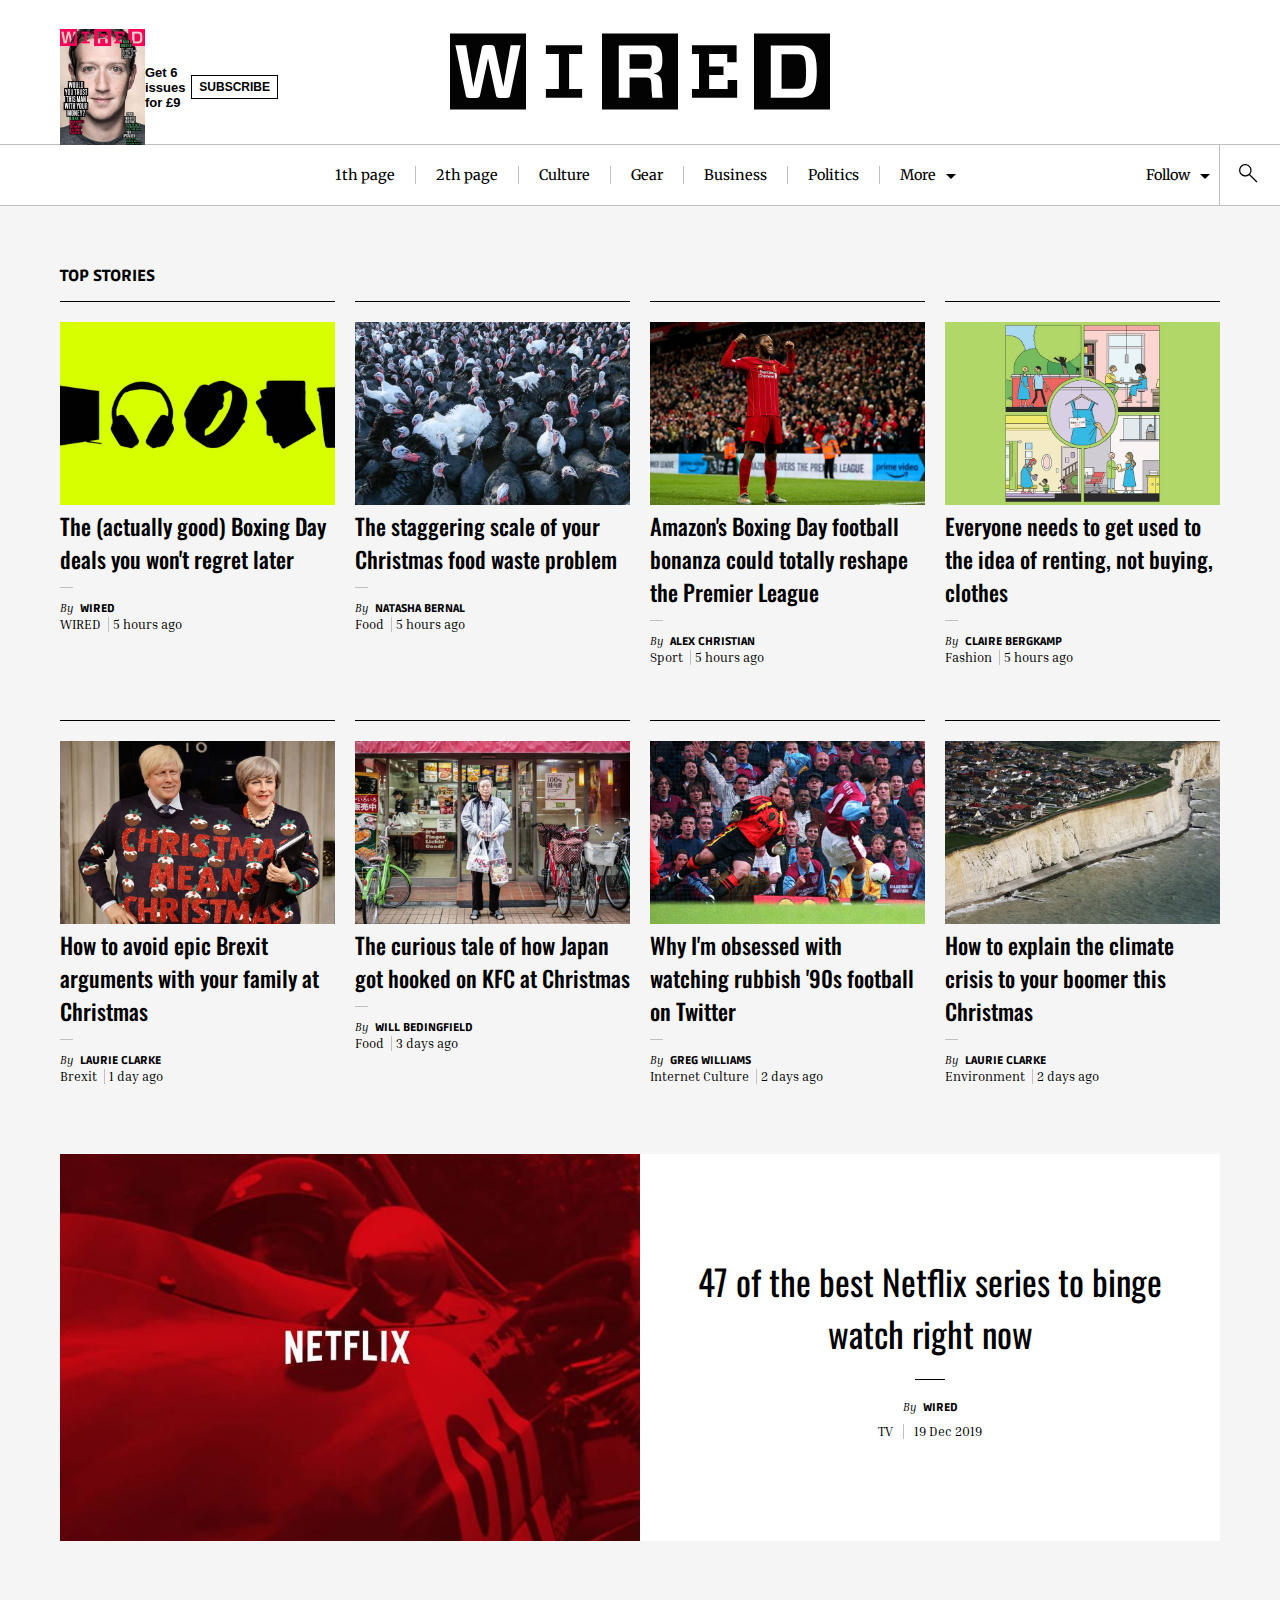
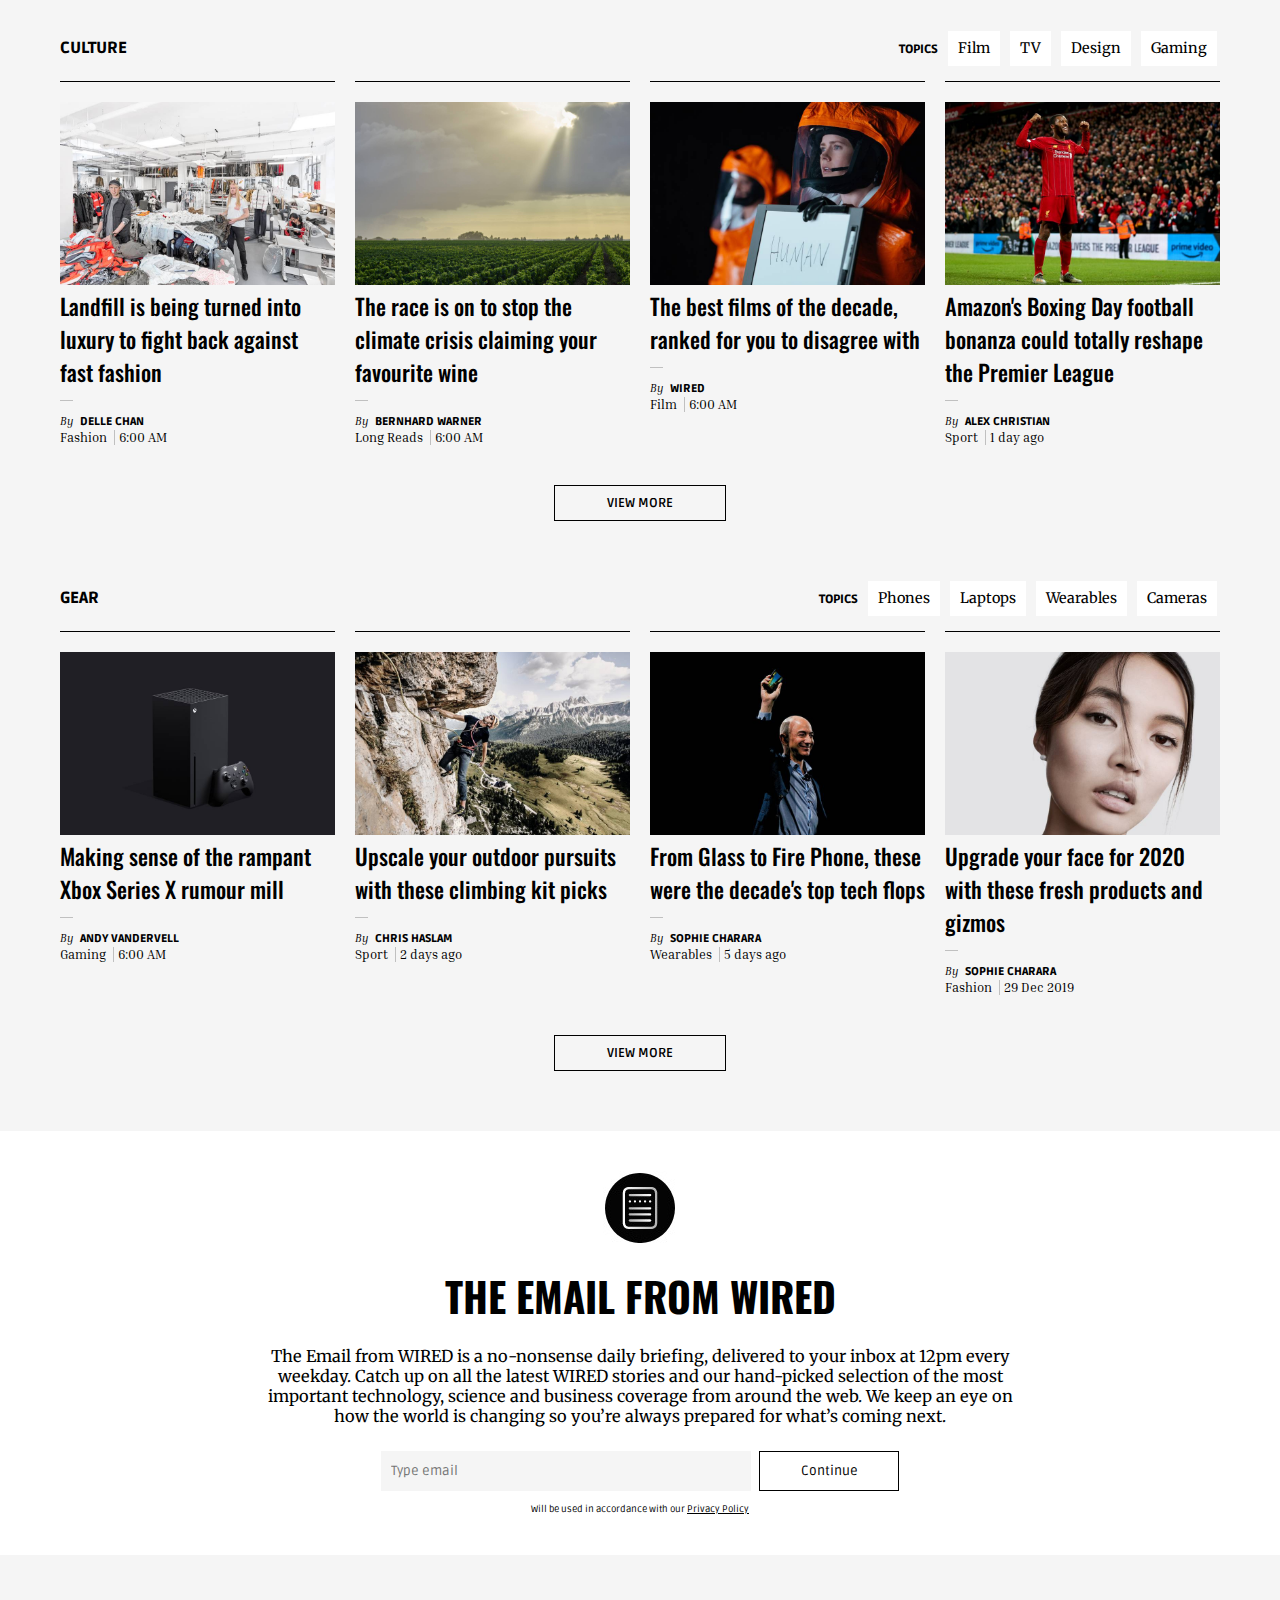
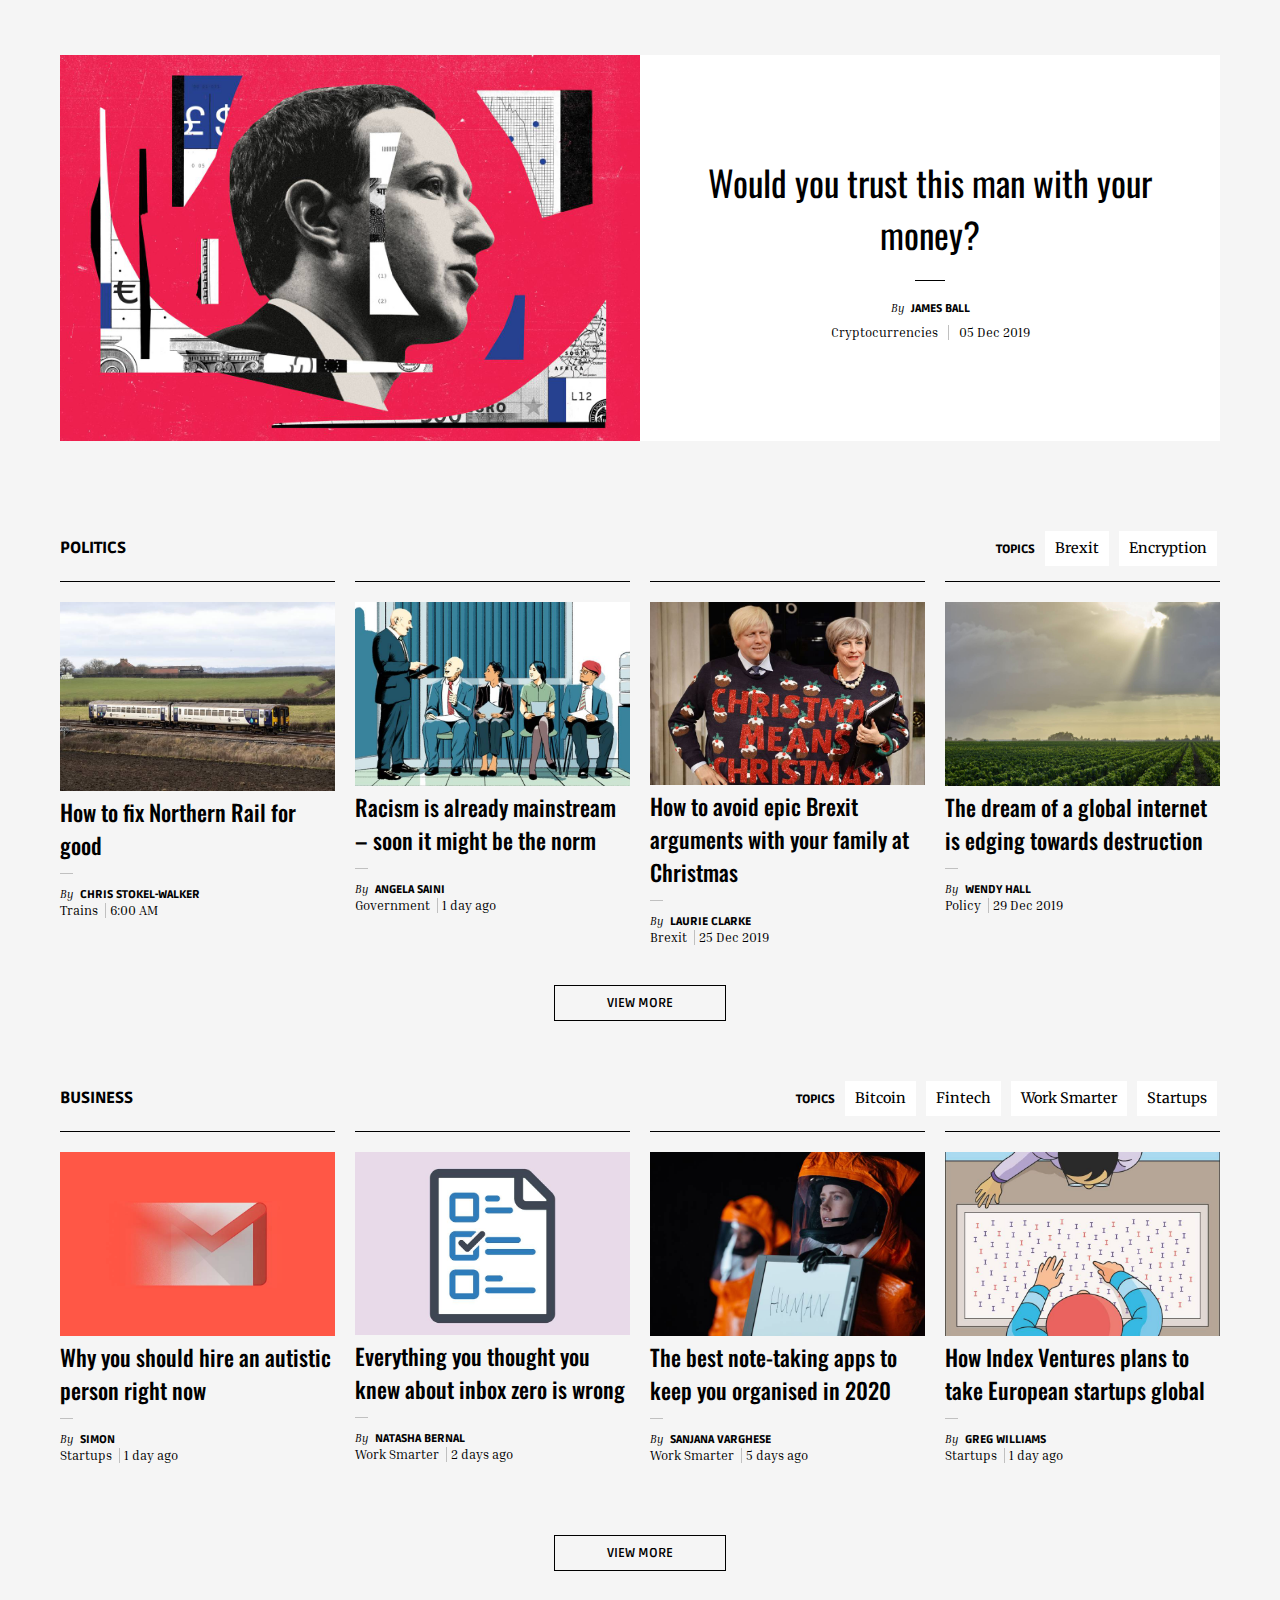
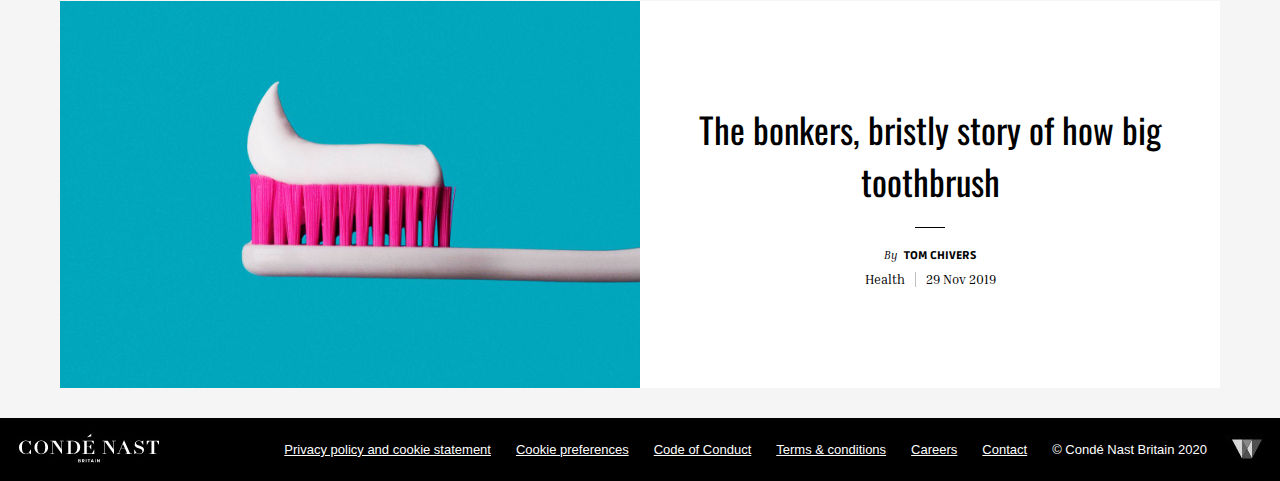
<file: public/index.html>
<!DOCTYPE html>
<html lang="en">
<head>
<meta charset="utf-8">
<meta name="viewport" content="width=device-width">
<title>WIRED UK - Future Science, Culture &amp; Technology News and Reviews</title>
<link rel="stylesheet" type="text/css" href="./stylesheets/wired.css">
<link href="https://fonts.googleapis.com/css?family=Merriweather&display=swap" rel="stylesheet">
<link href="https://fonts.googleapis.com/css?family=Ruda:700&display=swap" rel="stylesheet">
<link href="https://fonts.googleapis.com/css?family=Ruda:900&display=swap" rel="stylesheet">
<link href="https://fonts.googleapis.com/css?family=Inria+Serif&display=swap" rel="stylesheet">
<link href="https://fonts.googleapis.com/css?family=Oswald:500&display=swap" rel="stylesheet">
<link href="https://fonts.googleapis.com/css?family=Oswald:700&display=swap" rel="stylesheet">
</head>
<body>
	<header id='head'>
		<div class='top-header'>
			<div class='subscribe'>
				<img src='./img/wired-mini.jpg' alt='mini-wired-pic'>
				<span>Get 6 issues for £9</span>
				<span><a href='#'>subscribe</a></span>
			</div>
			
			<a href='#'>
				<svg viewBox="0 0 365 70" xmlns="http://www.w3.org/2000/svg"><path d="M67.8,11.3H58.2L51.3,51.2H51.2l-8-37c-0.5-2.5-1.3-3.1-3.7-3.1H34.2c-2.3,0-3.2.6-3.7,3.1l-8,37H22.3L15.5,11.3H5.2l9.9,47.9c0.4,2.1,1.2,2.6,3.5,2.6h6.8c2.3,0,3.1-.5,3.5-2.7l7.5-34.7h0.2l7.5,34.7c0.5,2.2,1.2,2.7,3.5,2.7h6.7c2.4,0,3.1-.5,3.5-2.6ZM73,73H0V0H73V73Z" fill="#030304"/><polygon points="126.9 53.3 126.9 61.7 92.1 61.7 92.1 53.3 104.6 53.3 104.6 19.7 92.1 19.7 92.1 11.3 126.9 11.3 126.9 19.7 114.4 19.7 114.4 53.3 126.9 53.3" fill="#030304" />
					<path d="M193.4,48.8a105.8,105.8,0,0,0,.9,12.9h10c-0.3-2.7-.6-7.2-0.8-13.6s-2.6-8.6-7.8-9.6V38.3c5.8-.9,8.3-3.7,8.3-12.6,0-7.4-1.2-10.1-3.2-12.1s-4.1-2.2-8-2.2H162.1V61.7h10.4V42.1h14.4c3,0,4.2.2,5,1s1.4,1.7,1.5,5.7M172.5,33.9v-14H189c2.3,0,3,.2,3.4.6s1.4,1.8,1.4,6.2-0.7,5.8-1.5,6.5-1.1.7-3.4,0.7H172.5ZM219,73H146V0h73V73Z" fill="#030304">
					
					</path>
					<polygon points="232.4 19.7 232.4 11.3 275.3 11.3 275.3 27.5 266.3 27.5 266.3 19.7 248.9 19.7 248.9 31.7 262.7 31.7 262.7 39.8 248.9 39.8 248.9 53.3 266.7 53.3 266.7 44.5 275.8 44.5 275.8 61.7 232.4 61.7 232.4 53.3 239.2 53.3 239.2 19.7 232.4 19.7" fill="#030304">
					
					</polygon>
					<path d="M308.1,11.3V61.7h24.8c7.1,0,11-1,14.1-3.7s5.3-9,5.3-21.4-1.7-18.3-5.3-21.4-6.9-3.7-14.1-3.7H308.1ZM342,36.5c0,10.8-.9,13.6-2.8,15.1s-3.3,1.5-7,1.5H318.5V19.9h13.7c3.8,0,5.4.2,7,1.5s2.8,4.3,2.8,15.2M365,73H292V0h73V73Z" fill="#030304">
						
					</path>
				</svg>
			</a>
		</div>
	</header>
	<main class='background-first'>
		<nav class='navigation-burger'>
			<div class='mini-logo'>
				<a href="#">
					<svg viewBox="0 0 365 70" xmlns="http://www.w3.org/2000/svg"><path d="M67.8,11.3H58.2L51.3,51.2H51.2l-8-37c-0.5-2.5-1.3-3.1-3.7-3.1H34.2c-2.3,0-3.2.6-3.7,3.1l-8,37H22.3L15.5,11.3H5.2l9.9,47.9c0.4,2.1,1.2,2.6,3.5,2.6h6.8c2.3,0,3.1-.5,3.5-2.7l7.5-34.7h0.2l7.5,34.7c0.5,2.2,1.2,2.7,3.5,2.7h6.7c2.4,0,3.1-.5,3.5-2.6ZM73,73H0V0H73V73Z" fill="#030304"/><polygon points="126.9 53.3 126.9 61.7 92.1 61.7 92.1 53.3 104.6 53.3 104.6 19.7 92.1 19.7 92.1 11.3 126.9 11.3 126.9 19.7 114.4 19.7 114.4 53.3 126.9 53.3" fill="#030304" />
					<path d="M193.4,48.8a105.8,105.8,0,0,0,.9,12.9h10c-0.3-2.7-.6-7.2-0.8-13.6s-2.6-8.6-7.8-9.6V38.3c5.8-.9,8.3-3.7,8.3-12.6,0-7.4-1.2-10.1-3.2-12.1s-4.1-2.2-8-2.2H162.1V61.7h10.4V42.1h14.4c3,0,4.2.2,5,1s1.4,1.7,1.5,5.7M172.5,33.9v-14H189c2.3,0,3,.2,3.4.6s1.4,1.8,1.4,6.2-0.7,5.8-1.5,6.5-1.1.7-3.4,0.7H172.5ZM219,73H146V0h73V73Z" fill="#030304">
					
					</path>
					<polygon points="232.4 19.7 232.4 11.3 275.3 11.3 275.3 27.5 266.3 27.5 266.3 19.7 248.9 19.7 248.9 31.7 262.7 31.7 262.7 39.8 248.9 39.8 248.9 53.3 266.7 53.3 266.7 44.5 275.8 44.5 275.8 61.7 232.4 61.7 232.4 53.3 239.2 53.3 239.2 19.7 232.4 19.7" fill="#030304">
					
					</polygon>
					<path d="M308.1,11.3V61.7h24.8c7.1,0,11-1,14.1-3.7s5.3-9,5.3-21.4-1.7-18.3-5.3-21.4-6.9-3.7-14.1-3.7H308.1ZM342,36.5c0,10.8-.9,13.6-2.8,15.1s-3.3,1.5-7,1.5H318.5V19.9h13.7c3.8,0,5.4.2,7,1.5s2.8,4.3,2.8,15.2M365,73H292V0h73V73Z" fill="#030304">
						
					</path>
					</svg>
				</a>
			</div>
			<div class="burger">
					<input type="checkbox" id="burger">
        			<label for="burger"></label>
        		<div class='nav-list'>
        			<div class='search'>
        				<div>
        					<input type="email" placeholder='Search'>
        				</div>
        				<a href='#'>
        					<svg viewBox="-21 -21 66 66" xmlns="http://www.w3.org/2000/svg"><path d="M19.8 18.94l-7.7-7.7a6.87 6.87 0 1 0-.93.91l7.71 7.71a.65.65 0 0 0 .92-.92zM1.31 6.81a5.56 5.56 0 1 1 5.56 5.56 5.57 5.57 0 0 1-5.56-5.56z"></path></svg>
        				</a>
        			</div>
        			<div class='main-link'><a href='christmas.html'>1th page</a></div>
        			<div class='main-link'><a href='samsung.html'>2th page</a></div>
        			<div class='main-link'><a href='#'>Culture</a></div>
        			<div class='main-link'><a href='#'>Gear</a></div>
        			<div class='main-link'><a href='#'>Business</a></div>
        			<div class='main-link'><a href='#'>Politics</a></div>
        			<div class='alt-list'>
        				<a href='#'>Security</a>
        				<a href='#'>Transport</a>
        				<a href='#'>Events</a>
        				<a href='#'>Jobs</a>
        				<a href='#'>Consulting</a>
        				<a href='#'>Video</a>
        				<a href='#'>Podcasts</a>
        				<a href='#'>Magazine</a>
        				<a href='#'>Subscribe</a>
        			</div>
        			<div class='nav-promo'>
        				<img class='main-promo-img' src="./img/wired-mini.jpg" alt="wired-mini pic">
        				<div>
        					<img class='alt-promo-img' src="./img/wired-mini.jpg" alt="wired-mini pic promo">
        				</div>
        				<div>
        					<div>Get 6 issues for £9</div>
        					<a href='#'>SUBSCRIBE</a>
        				</div>
        			</div>
        			<div class='nav-social'>
        				<div>Follow WIRED</div>
        				<div><a href='#'>
							<svg version="1.1"  xmlns="http://www.w3.org/2000/svg" xmlns:xlink="http://www.w3.org/1999/xlink" x="0px" y="0px"
	 viewBox="0 0 112.196 112.196" style="enable-background:new 0 0 112.196 112.196;" xml:space="preserve">
							<g>
							<circle class='facebook'  cx="56.098" cy="56.098" r="56.098"/>
							<path style="fill:#FFFFFF;" d="M70.201,58.294h-10.01v36.672H45.025V58.294h-7.213V45.406h7.213v-8.34
		c0-5.964,2.833-15.303,15.301-15.303L71.56,21.81v12.51h-8.151c-1.337,0-3.217,0.668-3.217,3.513v7.585h11.334L70.201,58.294z"/>
							</g>
							</svg>
						</a>
						<a href="#">
							<svg version="1.1" xmlns="http://www.w3.org/2000/svg" xmlns:xlink="http://www.w3.org/1999/xlink" x="0px" y="0px"
	 viewBox="0 0 112.197 112.197" style="enable-background:new 0 0 112.197 112.197;" xml:space="preserve">
							<g>
							<circle class='twitter'  cx="56.099" cy="56.098" r="56.098"/>
							<g>
							<path style="fill:#FFF;" d="M90.461,40.316c-2.404,1.066-4.99,1.787-7.702,2.109c2.769-1.659,4.894-4.284,5.897-7.417
			c-2.591,1.537-5.462,2.652-8.515,3.253c-2.446-2.605-5.931-4.233-9.79-4.233c-7.404,0-13.409,6.005-13.409,13.409
			c0,1.051,0.119,2.074,0.349,3.056c-11.144-0.559-21.025-5.897-27.639-14.012c-1.154,1.98-1.816,4.285-1.816,6.742
			c0,4.651,2.369,8.757,5.965,11.161c-2.197-0.069-4.266-0.672-6.073-1.679c-0.001,0.057-0.001,0.114-0.001,0.17
			c0,6.497,4.624,11.916,10.757,13.147c-1.124,0.308-2.311,0.471-3.532,0.471c-0.866,0-1.705-0.083-2.523-0.239
			c1.706,5.326,6.657,9.203,12.526,9.312c-4.59,3.597-10.371,5.74-16.655,5.74c-1.08,0-2.15-0.063-3.197-0.188
			c5.931,3.806,12.981,6.025,20.553,6.025c24.664,0,38.152-20.432,38.152-38.153c0-0.581-0.013-1.16-0.039-1.734
			C86.391,45.366,88.664,43.005,90.461,40.316L90.461,40.316z"/>
							</g></g></svg>
						</a>
						<a href="#">
							<svg version="1.1"  xmlns="http://www.w3.org/2000/svg" xmlns:xlink="http://www.w3.org/1999/xlink" x="0px" y="0px"
	 viewBox="0 0 89.758 89.758" style="enable-background:new 0 0 89.758 89.758;" xml:space="preserve">
							<g>
							<path class='instagramm'  d="M58.255,23.88H31.503c-4.27,0-7.744,3.474-7.744,7.744v26.752c0,4.27,3.474,7.745,7.744,7.745
		h26.752c4.27,0,7.745-3.474,7.745-7.745V31.624C66,27.354,62.526,23.88,58.255,23.88z M44.879,58.906
		c-7.667,0-13.905-6.238-13.905-13.906c0-7.667,6.238-13.905,13.905-13.905c7.668,0,13.906,6.238,13.906,13.905
		C58.785,52.667,52.546,58.906,44.879,58.906z M59.232,33.97c-1.815,0-3.291-1.476-3.291-3.29c0-1.814,1.476-3.29,3.291-3.29
		c1.814,0,3.29,1.476,3.29,3.29C62.522,32.494,61.046,33.97,59.232,33.97z"/>
							<path class='instagramm'  d="M44.879,36.971c-4.426,0-8.03,3.602-8.03,8.028c0,4.428,3.604,8.031,8.03,8.031
		c4.428,0,8.029-3.603,8.029-8.031C52.908,40.574,49.306,36.971,44.879,36.971z"/>
							<path class='instagramm'  d="M44.879,0C20.094,0,0,20.094,0,44.879c0,24.785,20.094,44.879,44.879,44.879
		c24.785,0,44.879-20.094,44.879-44.879C89.758,20.094,69.664,0,44.879,0z M71.875,58.376c0,7.511-6.109,13.62-13.62,13.62H31.503
		c-7.51,0-13.62-6.109-13.62-13.62V31.624c0-7.51,6.11-13.62,13.62-13.62h26.752c7.511,0,13.62,6.11,13.62,13.62V58.376z"/>
							</g></svg>
						</a>
						<a href="#">
							<svg version="1.1" xmlns="http://www.w3.org/2000/svg" xmlns:xlink="http://www.w3.org/1999/xlink" x="0px" y="0px"
	 viewBox="0 0 112.196 112.196" style="enable-background:new 0 0 112.196 112.196;" xml:space="preserve">
							<g>
							<g>
							<circle class='vk' cx="56.098" cy="56.098" r="56.098"/>
							</g>
							<path style="fill-rule:evenodd;clip-rule:evenodd;fill:#FFFFFF;" d="M53.979,80.702h4.403c0,0,1.33-0.146,2.009-0.878
		c0.625-0.672,0.605-1.934,0.605-1.934s-0.086-5.908,2.656-6.778c2.703-0.857,6.174,5.71,9.853,8.235
		c2.782,1.911,4.896,1.492,4.896,1.492l9.837-0.137c0,0,5.146-0.317,2.706-4.363c-0.2-0.331-1.421-2.993-7.314-8.463
		c-6.168-5.725-5.342-4.799,2.088-14.702c4.525-6.031,6.334-9.713,5.769-11.29c-0.539-1.502-3.867-1.105-3.867-1.105l-11.076,0.069
		c0,0-0.821-0.112-1.43,0.252c-0.595,0.357-0.978,1.189-0.978,1.189s-1.753,4.667-4.091,8.636c-4.932,8.375-6.904,8.817-7.71,8.297
		c-1.875-1.212-1.407-4.869-1.407-7.467c0-8.116,1.231-11.5-2.397-12.376c-1.204-0.291-2.09-0.483-5.169-0.514
		c-3.952-0.041-7.297,0.012-9.191,0.94c-1.26,0.617-2.232,1.992-1.64,2.071c0.732,0.098,2.39,0.447,3.269,1.644
		c1.135,1.544,1.095,5.012,1.095,5.012s0.652,9.554-1.523,10.741c-1.493,0.814-3.541-0.848-7.938-8.446
		c-2.253-3.892-3.954-8.194-3.954-8.194s-0.328-0.804-0.913-1.234c-0.71-0.521-1.702-0.687-1.702-0.687l-10.525,0.069
		c0,0-1.58,0.044-2.16,0.731c-0.516,0.611-0.041,1.875-0.041,1.875s8.24,19.278,17.57,28.993
		C44.264,81.287,53.979,80.702,53.979,80.702L53.979,80.702z"/>
							</g></svg>
						</a></div>
        				<div><a href="#">NEWSLETTER SIGN UP</a></div>
        			</div>
        		</div>
        	</div>
			
        </nav>
		<nav class='navigation'>
			<div class='navigation__item_center'><a href='christmas.html'>1th page</a></div>
			<div class='navigation__item_center'><a href='samsung.html'>2th page</a></div>
			<div class='navigation__item_center'><a href='#'>Culture</a></div>
			<div class='navigation__item_center'><a href='#'>Gear</a></div>
			<div class='navigation__item_center'><a href='#'>Business</a></div>
			<div class='navigation__item_center'><a href='#'>Politics</a></div>
			<div class='navigation__item_lastCenter'>
				<a class='arrow' href='#'>More</a>
				<div class='drop-down'>
					<ul>
						<li><a href='#'>Security</a></li>
						<li><a href='#'>Transport</a></li>
						<li><a href='#'>Events</a></li>
						<li><a href='#'>Jobs</a></li>
						<li><a href='#'>Consulting</a></li>
						<li><a href='#'>Video</a></li>
						<li><a href='#'>Podcasts</a></li>
						<li><a href='#'>Magazine</a></li>
						<li><a href='#'>Subscribe</a></li>
					</ul>
				</div>
			</div>
			<div class='navigation__item_right'>
				<a class='arrow' href='#'>Follow
				</a>
				<div class='drop-down-contacts'>
					<div>
						<a href='#'>
							<svg version="1.1" xmlns="http://www.w3.org/2000/svg" xmlns:xlink="http://www.w3.org/1999/xlink" x="0px" y="0px"
	 viewBox="0 0 112.196 112.196" style="enable-background:new 0 0 112.196 112.196;" xml:space="preserve">
							<g>
							<circle class='facebook'  cx="56.098" cy="56.098" r="56.098"/>
							<path style="fill:#FFFFFF;" d="M70.201,58.294h-10.01v36.672H45.025V58.294h-7.213V45.406h7.213v-8.34
		c0-5.964,2.833-15.303,15.301-15.303L71.56,21.81v12.51h-8.151c-1.337,0-3.217,0.668-3.217,3.513v7.585h11.334L70.201,58.294z"/>
							</g>
							</svg>
						</a>
						<a href="#">
							<svg version="1.1" xmlns="http://www.w3.org/2000/svg" xmlns:xlink="http://www.w3.org/1999/xlink" x="0px" y="0px"
	 viewBox="0 0 112.197 112.197" style="enable-background:new 0 0 112.197 112.197;" xml:space="preserve">
							<g>
							<circle class='twitter'  cx="56.099" cy="56.098" r="56.098"/>
							<g>
							<path style="fill:#FFF;" d="M90.461,40.316c-2.404,1.066-4.99,1.787-7.702,2.109c2.769-1.659,4.894-4.284,5.897-7.417
			c-2.591,1.537-5.462,2.652-8.515,3.253c-2.446-2.605-5.931-4.233-9.79-4.233c-7.404,0-13.409,6.005-13.409,13.409
			c0,1.051,0.119,2.074,0.349,3.056c-11.144-0.559-21.025-5.897-27.639-14.012c-1.154,1.98-1.816,4.285-1.816,6.742
			c0,4.651,2.369,8.757,5.965,11.161c-2.197-0.069-4.266-0.672-6.073-1.679c-0.001,0.057-0.001,0.114-0.001,0.17
			c0,6.497,4.624,11.916,10.757,13.147c-1.124,0.308-2.311,0.471-3.532,0.471c-0.866,0-1.705-0.083-2.523-0.239
			c1.706,5.326,6.657,9.203,12.526,9.312c-4.59,3.597-10.371,5.74-16.655,5.74c-1.08,0-2.15-0.063-3.197-0.188
			c5.931,3.806,12.981,6.025,20.553,6.025c24.664,0,38.152-20.432,38.152-38.153c0-0.581-0.013-1.16-0.039-1.734
			C86.391,45.366,88.664,43.005,90.461,40.316L90.461,40.316z"/>
							</g></g></svg>
						</a>
						<a href="#">
							<svg version="1.1"  xmlns="http://www.w3.org/2000/svg" xmlns:xlink="http://www.w3.org/1999/xlink" x="0px" y="0px"
	 viewBox="0 0 89.758 89.758" style="enable-background:new 0 0 89.758 89.758;" xml:space="preserve">
							<g>
							<path class='instagramm'  d="M58.255,23.88H31.503c-4.27,0-7.744,3.474-7.744,7.744v26.752c0,4.27,3.474,7.745,7.744,7.745
		h26.752c4.27,0,7.745-3.474,7.745-7.745V31.624C66,27.354,62.526,23.88,58.255,23.88z M44.879,58.906
		c-7.667,0-13.905-6.238-13.905-13.906c0-7.667,6.238-13.905,13.905-13.905c7.668,0,13.906,6.238,13.906,13.905
		C58.785,52.667,52.546,58.906,44.879,58.906z M59.232,33.97c-1.815,0-3.291-1.476-3.291-3.29c0-1.814,1.476-3.29,3.291-3.29
		c1.814,0,3.29,1.476,3.29,3.29C62.522,32.494,61.046,33.97,59.232,33.97z"/>
							<path class='instagramm'  d="M44.879,36.971c-4.426,0-8.03,3.602-8.03,8.028c0,4.428,3.604,8.031,8.03,8.031
		c4.428,0,8.029-3.603,8.029-8.031C52.908,40.574,49.306,36.971,44.879,36.971z"/>
							<path class='instagramm'  d="M44.879,0C20.094,0,0,20.094,0,44.879c0,24.785,20.094,44.879,44.879,44.879
		c24.785,0,44.879-20.094,44.879-44.879C89.758,20.094,69.664,0,44.879,0z M71.875,58.376c0,7.511-6.109,13.62-13.62,13.62H31.503
		c-7.51,0-13.62-6.109-13.62-13.62V31.624c0-7.51,6.11-13.62,13.62-13.62h26.752c7.511,0,13.62,6.11,13.62,13.62V58.376z"/>
							</g></svg>
						</a>
						<a href="#">
							<svg version="1.1"  xmlns="http://www.w3.org/2000/svg" xmlns:xlink="http://www.w3.org/1999/xlink" x="0px" y="0px"
	 viewBox="0 0 112.196 112.196" style="enable-background:new 0 0 112.196 112.196;" xml:space="preserve">
							<g>
							<g>
							<circle class='vk'   cx="56.098" cy="56.098" r="56.098"/>
							</g>
							<path style="fill-rule:evenodd;clip-rule:evenodd;fill:#FFFFFF;" d="M53.979,80.702h4.403c0,0,1.33-0.146,2.009-0.878
		c0.625-0.672,0.605-1.934,0.605-1.934s-0.086-5.908,2.656-6.778c2.703-0.857,6.174,5.71,9.853,8.235
		c2.782,1.911,4.896,1.492,4.896,1.492l9.837-0.137c0,0,5.146-0.317,2.706-4.363c-0.2-0.331-1.421-2.993-7.314-8.463
		c-6.168-5.725-5.342-4.799,2.088-14.702c4.525-6.031,6.334-9.713,5.769-11.29c-0.539-1.502-3.867-1.105-3.867-1.105l-11.076,0.069
		c0,0-0.821-0.112-1.43,0.252c-0.595,0.357-0.978,1.189-0.978,1.189s-1.753,4.667-4.091,8.636c-4.932,8.375-6.904,8.817-7.71,8.297
		c-1.875-1.212-1.407-4.869-1.407-7.467c0-8.116,1.231-11.5-2.397-12.376c-1.204-0.291-2.09-0.483-5.169-0.514
		c-3.952-0.041-7.297,0.012-9.191,0.94c-1.26,0.617-2.232,1.992-1.64,2.071c0.732,0.098,2.39,0.447,3.269,1.644
		c1.135,1.544,1.095,5.012,1.095,5.012s0.652,9.554-1.523,10.741c-1.493,0.814-3.541-0.848-7.938-8.446
		c-2.253-3.892-3.954-8.194-3.954-8.194s-0.328-0.804-0.913-1.234c-0.71-0.521-1.702-0.687-1.702-0.687l-10.525,0.069
		c0,0-1.58,0.044-2.16,0.731c-0.516,0.611-0.041,1.875-0.041,1.875s8.24,19.278,17.57,28.993
		C44.264,81.287,53.979,80.702,53.979,80.702L53.979,80.702z"/>
							</g></svg>
						</a>
						
					</div>
					<span><a href='#'>newsletter sign up
					</a></span>
				</div>

			</div>
			<div class='navigation__item_lastRight'>
				<input type="checkbox" id='search'>
				<label for="search">
					<svg viewBox="-21 -21 66 66" xmlns="http://www.w3.org/2000/svg"><path d="M19.8 18.94l-7.7-7.7a6.87 6.87 0 1 0-.93.91l7.71 7.71a.65.65 0 0 0 .92-.92zM1.31 6.81a5.56 5.56 0 1 1 5.56 5.56 5.57 5.57 0 0 1-5.56-5.56z"></path></svg>
					
					<svg viewBox="-231 -231 741.171 741.171" xmlns="http://www.w3.org/2000/svg"><path fill="#404040" d="M138.138,120.754l99.118-98.576c4.752-4.704,4.752-12.319,0-17.011c-4.74-4.704-12.439-4.704-17.179,0
					l-99.033,98.492L21.095,3.699c-4.74-4.752-12.439-4.752-17.179,0c-4.74,4.764-4.74,12.475,0,17.227l99.876,99.888L3.555,220.497
					c-4.74,4.704-4.74,12.319,0,17.011c4.74,4.704,12.439,4.704,17.179,0l100.152-99.599l99.551,99.563
					c4.74,4.752,12.439,4.752,17.179,0c4.74-4.764,4.74-12.475,0-17.227L138.138,120.754z"/>
					</path>
					</svg>
				</label>
			</div>
		</nav>
		<div class='main'>
			<div class='search-block' id='search-block' style='display:none'>
				<input type="search"  placeholder="Search">
			</div>
			<span class='topic'>
			TOP STORIES
			</span>
			<div class='section'>
			
				<article class='section__card'>
					<a href='#'>
						<img src='./img/pic-1.jpg' alt='pic-1'>
						<div>
							<span></span>
							<h2 class='hover'>The (actually good) Boxing Day deals you won't regret later</h2>
							<span><span class='italic mini-line'>By</span> WIRED</span>
							<span>WIRED</span>
							<time datetime="2020-01-15T18:18:18+04:00">5 hours ago</time>
						</div>
					</a>
				</article>
				<article class='section__card'>
					<a href='#'>
						<img src='./img/pic-2.jpg' alt='pic-2'>
						<div>
							<span></span>
							<h2 class='hover'>The staggering scale of your Christmas food waste problem</h2>
							<span><span class='italic mini-line'>By</span> NATASHA BERNAL</span>
							<span>Food</span>
							<time datetime="2020-01-15T18:18:18+04:00">5 hours ago</time>
						</div>
					</a>
				</article>
				<article class='section__card'>
					<a href='#'>
						<img src='./img/pic-3.jpg' alt='pic-3'>
						<div>
							<span></span>
							<h2 class='hover'>Amazon's Boxing Day football bonanza could totally reshape the Premier League</h2>
							<span><span class='italic mini-line'>By</span> ALEX CHRISTIAN</span>
							<span>Sport</span>
							<time datetime="2020-01-15T18:18:18+04:00">5 hours ago</time>
						</div>
					</a>
				</article>
				<article class='section__card'>
					<a href='#'>
						<img src='./img/pic-4.jpg' alt='pic-4'>
						<div>
							<span></span>
							<h2 class='hover'>Everyone needs to get used to the idea of renting, not buying, clothes</h2>
							<span><span class='italic mini-line'>By</span> CLAIRE BERGKAMP</span>
							<span>Fashion</span>
							<time datetime="2020-01-15T18:18:18+04:00">5 hours ago</time>
						</div>
					</a>
				</article>
				<article class='section__card'>
					<a href='#'>
						<img src='./img/pic-5.jpg' alt='pic-5'>
						<div>
							<span></span>
							<h2 class='hover'>How to avoid epic Brexit arguments with your family at Christmas</h2>
							<span><span class='italic mini-line'>By</span> LAURIE CLARKE</span>
							<span>Brexit</span>
							<time datetime="2020-01-15T18:18:18+04:00">1 day ago</time>
						</div>
					</a>
				</article>
				<article class='section__card'>
					<a href='#'>
						<img src='./img/pic-6.jpg' alt='pic-6'>
						<div>
							<span></span>
							<h2 class='hover'>The curious tale of how Japan got hooked on KFC at Christmas</h2>
							<span><span class='italic mini-line'>By</span> WILL BEDINGFIELD</span>
							<span>Food</span>
							<time datetime="2020-01-15T18:18:18+04:00">3 days ago</time>
					</div>
						</a>
				</article>
				<article class='section__card'>
					<a href='#'>
						<img src='./img/pic-7.jpg' alt='pic-7'>
						<div>
							<span></span>
							<h2 class='hover'>Why I'm obsessed with watching rubbish '90s football on Twitter</h2>
							<span><span class='italic mini-line'>By</span> GREG WILLIAMS</span>
							<span>Internet Culture</span>
							<time datetime="2020-01-15T18:18:18+04:00">2 days ago</time>
						</div>
					</a>
				</article>
				<article class='section__card'>
					<a href='#'>
						<img src='./img/pic-8.jpg' alt='pic-8'>
						<div>
							<span></span>
							<h2 class='hover'>How to explain the climate crisis to your boomer this Christmas</h2>
							<span><span class='italic mini-line'>By</span> LAURIE CLARKE</span>
							<span>Environment</span>
							<time datetime="2020-01-15T18:18:18+04:00">2 days ago</time>
						</div>
					</a>
				</article>
			</div>
		</div>
		<div class='special'>
			<a class='feature' href='#'>
				<img src='./img/feature-pic-1.jpg' alt='feature-pic-1'>
				<div class='feature__element'>
					<div>47 of the best Netflix series to binge watch right now</div>
					<div></div>
					<div><span class='italic'>By </span>WIRED</div>
					<div><span class='first-child'>TV</span><span>19 Dec 2019</span></div>
					

				</div>
			</a>
		</div>
		<div class='main'>
			<a href='#' class='topic'>
			CULTURE
			</a>
			<div class='mini-navigation'>
				<div>TOPICS</div>
				<a href='#'>Film</a>
				<a href='#'>TV</a>
				<a href='#'>Design</a>
				<a href='#'>Gaming</a>
			</div>
			<div class='section'>
			
				<article class='section__card'>
					<a href='#'>
						<img src='./img/pic-9.jpg' alt='pic-9'>
						<div>
							<span></span>
							<h2 class='hover'>Landfill is being turned into luxury to fight back against fast fashion</h2>
							<span><span class='italic mini-line'>By</span> DELLE CHAN</span>
							<span>Fashion</span>
							<time datetime="2020-01-15T18:18:18+04:00">6:00 AM</time>
						</div>
					</a>
				</article>
				<article class='section__card'>
					<a href='#'>
						<img src='./img/pic-10.jpg' alt='pic-10'>
						<div>
							<span></span>
							<h2 class='hover'>The race is on to stop the climate crisis claiming your favourite wine</h2>
							<span><span class='italic mini-line'>By</span> BERNHARD WARNER</span>
							<span>Long Reads</span>
							<time datetime="2020-01-15T18:18:18+04:00">6:00 AM</time>
						</div>
					</a>
				</article>
				<article class='section__card'>
					<a href='#'>
						<img src='./img/pic-11.jpg' alt='pic-11'>
						<div>
							<span></span>
							<h2 class='hover'>The best films of the decade, ranked for you to disagree with</h2>
							<span><span class='italic mini-line'>By</span> WIRED</span>
							<span>Film</span>
							<time datetime="2020-01-15T18:18:18+04:00">6:00 AM</time>
						</div>
					</a>
				</article>
				<article class='section__card'>
					<a href='#'>
						<img src='./img/pic-3.jpg' alt='pic-3'>
						<div>
							<span></span>
							<h2 class='hover'>Amazon's Boxing Day football bonanza could totally reshape the Premier League</h2>
							<span><span class='italic mini-line'>By</span> ALEX CHRISTIAN</span>
							<span>Sport</span>
							<time datetime="2020-01-15T18:18:18+04:00">1 day ago</time>
						</div>
					</a>
				</article>
			</div>
			<a href='#' class='button'>
				VIEW MORE
			</a>
		</div>
		<div class='main last-main'>
			<a href='#' class='topic'>
			GEAR
			</a>
			<div class='mini-navigation'>
				<div>TOPICS</div>
				<a href='#'>Phones</a>
				<a href='#'>Laptops</a>
				<a href='#'>Wearables</a>
				<a href='#'>Cameras</a>
			</div>
			<div class='section'>
			
				<article class='section__card'>
					<a href='#'>
						<img src='./img/pic-12.jpg' alt='pic-12'>
						<div>
							<span></span>
							<h2 class='hover'>Making sense of the rampant Xbox Series X rumour mill</h2>
							<span><span class='italic mini-line'>By</span> ANDY VANDERVELL</span>
							<span>Gaming</span>
							<time datetime="2020-01-15T18:18:18+04:00">6:00 AM</time>
						</div>
					</a>
				</article>
				<article class='section__card'>
					<a href='#'>
						<img src='./img/pic-13.jpg' alt='pic-13'>
						<div>
							<span></span>
							<h2 class='hover'>Upscale your outdoor pursuits with these climbing kit picks</h2>
							<span><span class='italic mini-line'>By</span> CHRIS HASLAM</span>
							<span>Sport</span>
							<time datetime="2020-01-15T18:18:18+04:00">2 days ago</time>
						</div>
					</a>
				</article>
				<article class='section__card'>
					<a href='#'>
						<img src='./img/pic-14.jpg' alt='pic-14'>
						<div>
							<span></span>
							<h2 class='hover'>From Glass to Fire Phone, these were the decade's top tech flops</h2>
							<span><span class='italic mini-line'>By</span> SOPHIE CHARARA</span>
							<span>Wearables</span>
							<time datetime="2020-01-15T18:18:18+04:00">5 days ago</time>
						</div>
					</a>
				</article>
				<article class='section__card'>
					<a href='#'>
						<img src='./img/pic-15.jpg' alt='pic-15'>
						<div>
							<span></span>
							<h2 class='hover'>Upgrade your face for 2020 with these fresh products and gizmos</h2>
							<span><span class='italic mini-line'>By</span> SOPHIE CHARARA</span>
							<span>Fashion</span>
							<time datetime="2020-01-15T18:18:18+04:00">29 Dec 2019</time>
						</div>
					</a>
				</article>
			</div>
			<a href='#' class='button'>
				VIEW MORE
			</a>
		</div>
		<div class='form'>
			<img src='./img/note.jpg' alt='note pic'>
			<div>THE EMAIL FROM WIRED</div>
			<div>The Email from WIRED is a no-nonsense daily briefing, delivered to your inbox at 12pm every weekday. Catch up on all the latest WIRED stories and our hand-picked selection of the most important technology, science and business coverage from around the web. We keep an eye on how the world is changing so you’re always prepared for what’s coming next.</div>
			<form action="url">
				<input type="email" placeholder='Type email'>
				<input type="submit" value="Continue">
			</form>
			<div>Will be used in accordance with our <a href='#'>Privacy Policy</a></div>

		</div>
		<div class='special'>
			<a class='feature' href='#'>
				<img src='./img/feature-pic-2.jpg' alt='feature-pic-2'>
				<div class='feature__element'>
					<div>Would you trust this man with your money?</div>
					<div></div>
					<div><span class='italic'>By </span>JAMES BALL</div>
					<div><span class='first-child'>Cryptocurrencies</span><span>05 Dec 2019</span></div>
					

				</div>
			</a>
		</div>
		<div class='main'>
			<a href='#' class='topic'>
			POLITICS
			</a>
			<div class='mini-navigation'>
				<div>TOPICS</div>
				<a href='#'>Brexit</a>
				<a href='#'>Encryption</a>
			</div>
			<div class='section'>
			
				<article class='section__card'>
					<a href='#'>
						<img src='./img/pic-16.jpg' alt='pic-16'>
						<div>
							<span></span>
							<h2 class='hover'>How to fix Northern Rail for good</h2>
							<span><span class='italic mini-line'>By</span> CHRIS STOKEL-WALKER</span>
							<span>Trains</span>
							<time datetime="2020-01-15T18:18:18+04:00">6:00 AM</time>
						</div>
					</a>
				</article>
				<article class='section__card'>
					<a href='#'>
						<img src='./img/pic-17.jpg' alt='pic-17'>
						<div>
							<span></span>
							<h2 class='hover'>Racism is already mainstream – soon it might be the norm</h2>
							<span><span class='italic mini-line'>By</span> ANGELA SAINI</span>
							<span>Government</span>
							<time datetime="2020-01-15T18:18:18+04:00">1 day ago</time>
						</div>
					</a>
				</article>
				<article class='section__card'>
					<a href='#'>
						<img src='./img/pic-5.jpg' alt='pic-5'>
						<div>
							<span></span>
							<h2 class='hover'>How to avoid epic Brexit arguments with your family at Christmas</h2>
							<span><span class='italic mini-line'>By</span> LAURIE CLARKE</span>
							<span>Brexit</span>
							<time datetime="2020-01-15T18:18:18+04:00">25 Dec 2019</time>
						</div>
					</a>
				</article>
				<article class='section__card'>
					<a href='#'>
						<img src='./img/pic-10.jpg' alt='pic-10'>
						<div>
							<span></span>
							<h2 class='hover'>The dream of a global internet is edging towards destruction</h2>
							<span><span class='italic mini-line'>By</span> WENDY HALL</span>
							<span>Policy</span>
							<time datetime="2020-01-15T18:18:18+04:00">29 Dec 2019</time>
						</div>
					</a>
				</article>
			</div>
			<a href='#' class='button'>
				VIEW MORE
			</a>
		</div>
		<div class='main'>
			<a href='#' class='topic'>
			BUSINESS
			</a>
			<div class='mini-navigation'>
				<div>TOPICS</div>
				<a href='#'>Bitcoin</a>
				<a href='#'>Fintech</a>
				<a href='#'>Work Smarter</a>
				<a href='#'>Startups</a>
			</div>
			<div class='section'>
			
				<article class='section__card'>
					<a href='#'>
						<img src='./img/pic-18.jpg' alt='pic-18'>
						<div>
							<span></span>
							<h2 class='hover'>Why you should hire an autistic person right now</h2>
							<span><span class='italic mini-line'>By</span> SIMON</span>
							<span>Startups</span>
							<time datetime="2020-01-15T18:18:18+04:00">1 day ago</time>
						</div>
					</a>
				</article>
				<article class='section__card'>
					<a href='#'>
						<img src='./img/pic-19.jpg' alt='pic-19'>
						<div>
							<span></span>
							<h2 class='hover'>Everything you thought you knew about inbox zero is wrong</h2>
							<span><span class='italic mini-line'>By</span> NATASHA BERNAL</span>
							<span>Work Smarter</span>
							<time datetime="2020-01-15T18:18:18+04:00">2 days ago</time>
						</div>
					</a>
				</article>
				<article class='section__card'>
					<a href='#'>
						<img src='./img/pic-11.jpg' alt='pic-11'>
						<div>
							<span></span>
							<h2 class='hover'>The best note-taking apps to keep you organised in 2020</h2>
							<span><span class='italic mini-line'>By</span> SANJANA VARGHESE</span>
							<span>Work Smarter</span>
							<time datetime="2020-01-15T18:18:18+04:00">5 days ago</time>
						</div>
					</a>
				</article>
				<article class='section__card'>
					<a href='#'>
						<img src='./img/pic-20.jpg' alt='pic-20'>
						<div>
							<span></span>
							<h2 class='hover'>How Index Ventures plans to take European startups global</h2>
							<span><span class='italic mini-line'>By</span> GREG WILLIAMS</span>
							<span>Startups</span>
							<time datetime="2020-01-15T18:18:18+04:00">1 day ago</time>
						</div>
					</a>
				</article>
			</div>
			<a href='#' class='button'>
				VIEW MORE
			</a>
		</div>
		<div class='special'>
			<a class='feature' href='#'>
				<img src='./img/feature-pic-3.jpg' alt='feature-pic-3'>
				<div class='feature__element'>
					<div>The bonkers, bristly story of how big toothbrush</div>
					<div></div>
					<div><span class='italic'>By </span>TOM CHIVERS</div>
					<div><span class='first-child'>Health</span><span>29 Nov 2019</span></div>
					

				</div>
			</a>
		</div>
	</main>
	<footer>
			<img src='./img/logo-footer.jpg' alt='logo-footer'>
			<a class='test' href='#'>Privacy policy and cookie statement</a>
			<a href='#'>Cookie preferences</a>
			<a href='#'>Code of Conduct</a>
			<a href='#'>Terms & conditions</a>
			<a href='#'>Careers</a>
			<a href='#'>Contact</a>
			<span>© Condé Nast Britain 2020</span>
			<img src='./img/logo-footer-end.jpg' alt='logo-footer-end'>
	</footer>
	<script>
		let changeOverflow = document.getElementById('burger');
		changeOverflow.addEventListener('change', function() {
			if (this.checked)
				document.body.style.overflow = 'hidden';

			else
				document.body.style.overflow = 'visible';
		})
	</script>
	<script>
		let changeDisplay = document.getElementById('search');
		changeDisplay.addEventListener('change', function() {
			if (this.checked)
				document.getElementById('search-block').style.display = 'block';

			else
				document.getElementById('search-block').style.display = 'none';
		})
	</script>
	
	
	
</body>
</html>
</file>
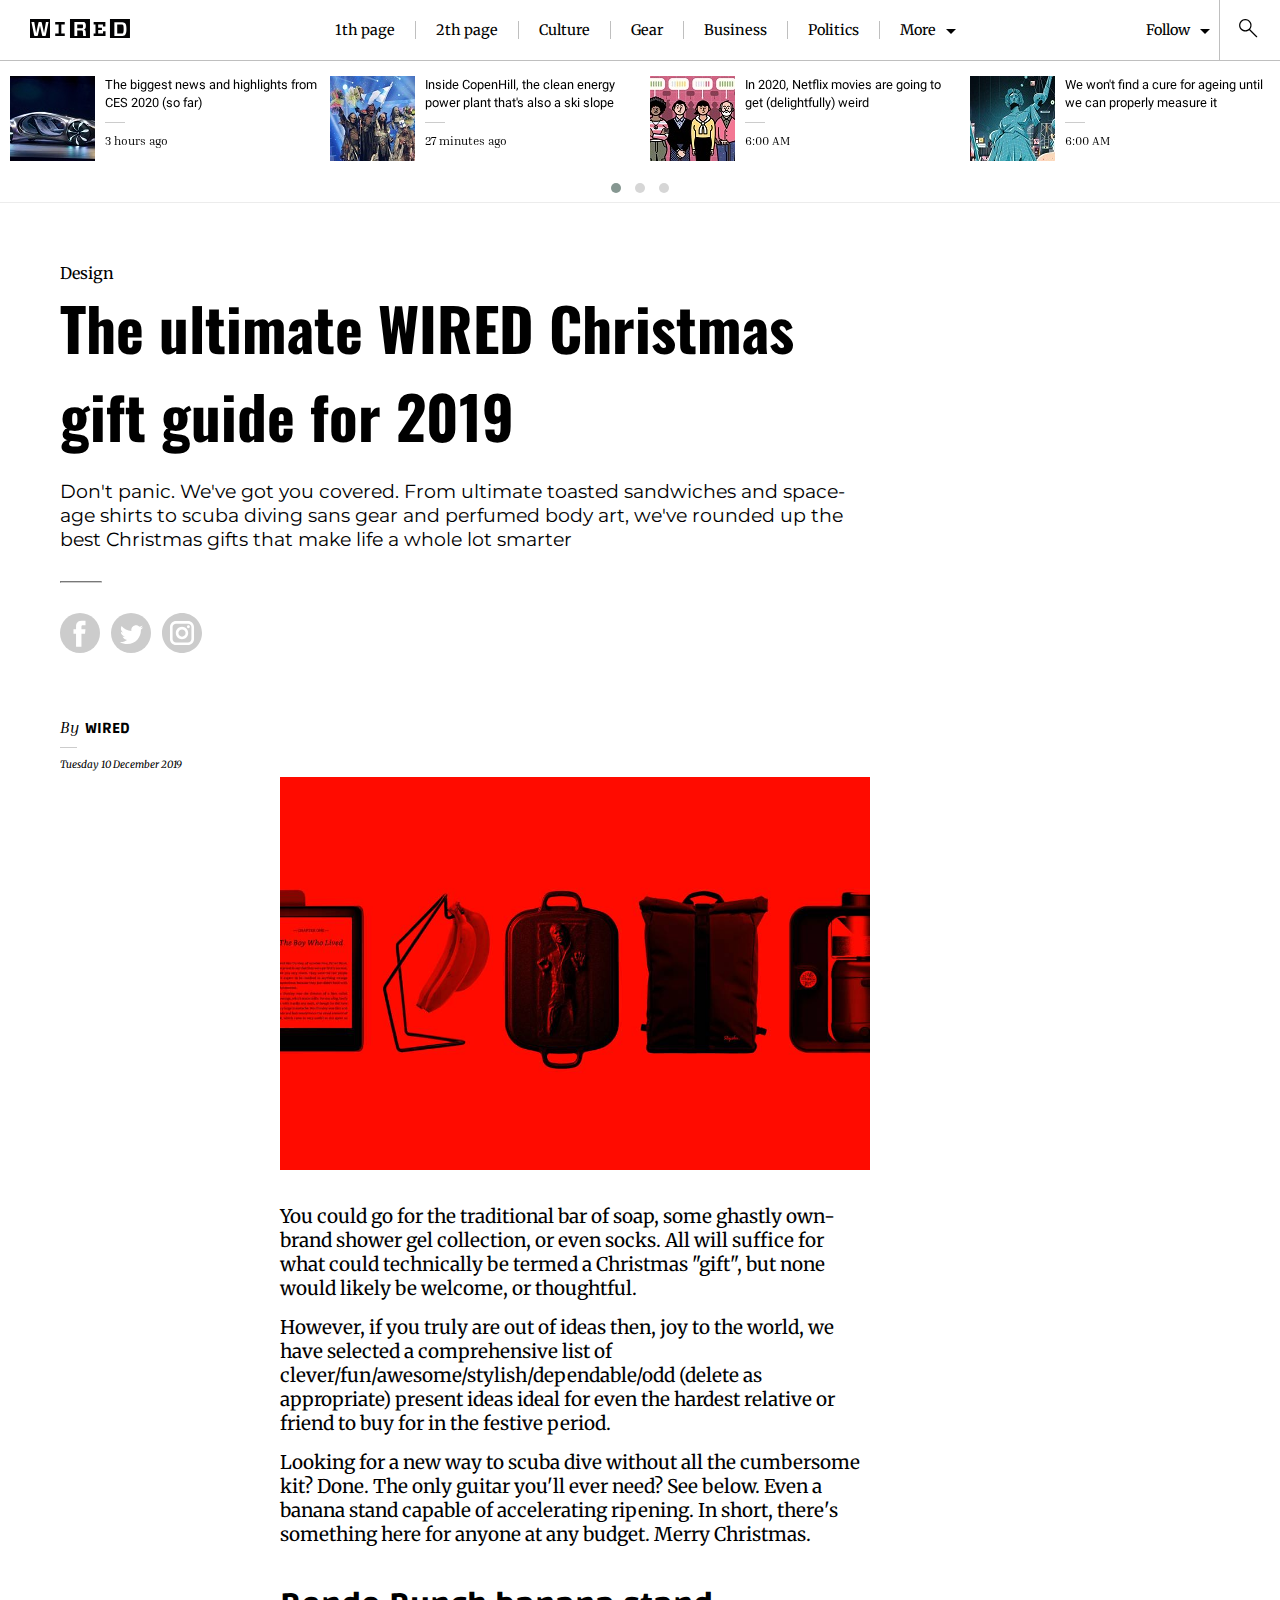
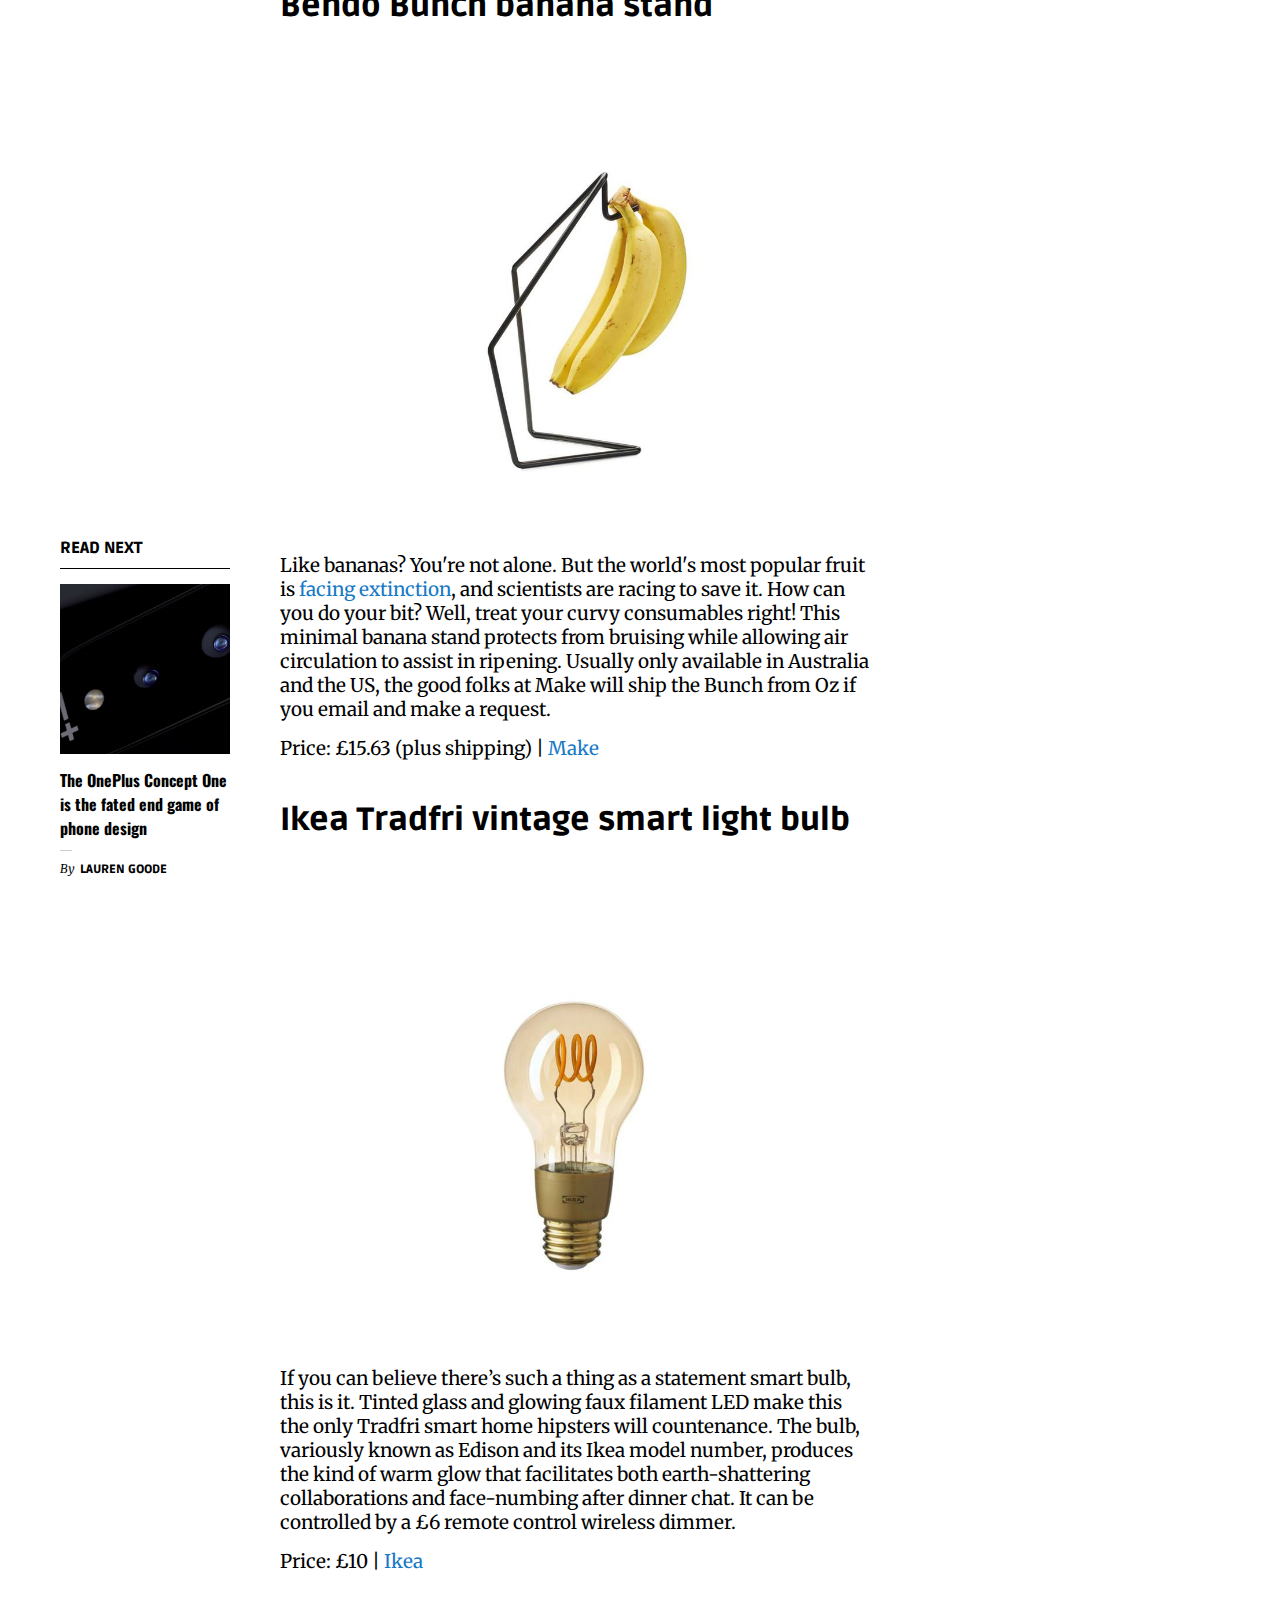
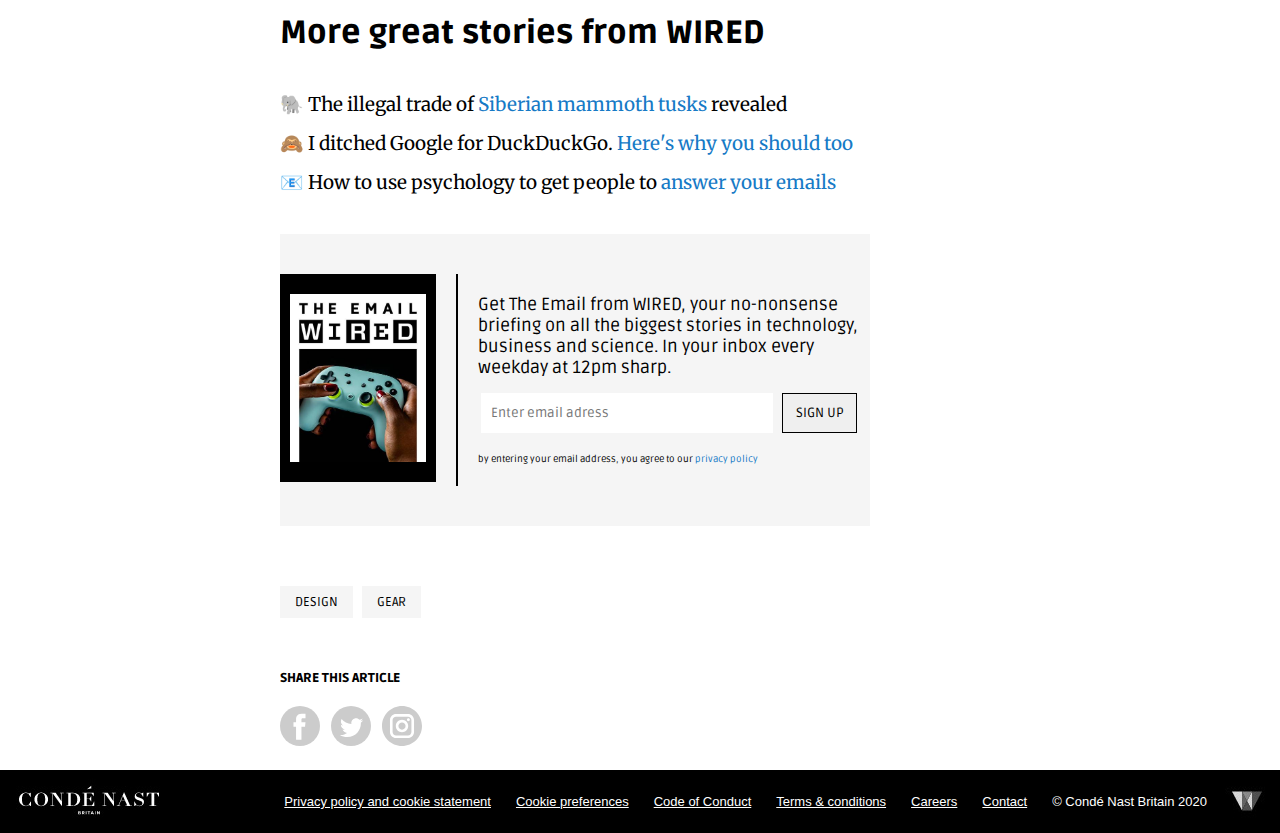
<file: public/christmas.html>
<!DOCTYPE html>
<html lang="en">
<head>
<meta charset="utf-8">
<meta name="viewport" content="width=device-width">
<title>The ultimate WIRED Christmas gift guide for 2019 | WIRED UK</title>
<link rel="stylesheet" type="text/css" href="./stylesheets/wired.css">
<link rel='stylesheet' href='./libs/owlcarousel2/assets/owl.carousel.min.css'>
<link rel='stylesheet' href='./libs/owlcarousel2/assets/owl.theme.default.css'>
<link href="https://fonts.googleapis.com/css?family=Merriweather&display=swap" rel="stylesheet">
<link href="https://fonts.googleapis.com/css?family=Ruda:700&display=swap" rel="stylesheet">
<link href="https://fonts.googleapis.com/css?family=Ruda:900&display=swap" rel="stylesheet">
<link href="https://fonts.googleapis.com/css?family=Inria+Serif&display=swap" rel="stylesheet">
<link href="https://fonts.googleapis.com/css?family=Oswald:500&display=swap" rel="stylesheet">
<link href="https://fonts.googleapis.com/css?family=Oswald:700&display=swap" rel="stylesheet">
<link href="https://fonts.googleapis.com/css?family=Heebo:500&display=swap" rel="stylesheet">
<link href="https://fonts.googleapis.com/css?family=Montserrat:300&display=swap" rel="stylesheet">
</head>
<body>
	<main>
		<nav class='navigation-burger'>
			<div class='mini-logo'>
				<a href="index.html">
					<svg viewBox="0 0 365 70" xmlns="http://www.w3.org/2000/svg"><path d="M67.8,11.3H58.2L51.3,51.2H51.2l-8-37c-0.5-2.5-1.3-3.1-3.7-3.1H34.2c-2.3,0-3.2.6-3.7,3.1l-8,37H22.3L15.5,11.3H5.2l9.9,47.9c0.4,2.1,1.2,2.6,3.5,2.6h6.8c2.3,0,3.1-.5,3.5-2.7l7.5-34.7h0.2l7.5,34.7c0.5,2.2,1.2,2.7,3.5,2.7h6.7c2.4,0,3.1-.5,3.5-2.6ZM73,73H0V0H73V73Z" fill="#030304"/><polygon points="126.9 53.3 126.9 61.7 92.1 61.7 92.1 53.3 104.6 53.3 104.6 19.7 92.1 19.7 92.1 11.3 126.9 11.3 126.9 19.7 114.4 19.7 114.4 53.3 126.9 53.3" fill="#030304" />
					<path d="M193.4,48.8a105.8,105.8,0,0,0,.9,12.9h10c-0.3-2.7-.6-7.2-0.8-13.6s-2.6-8.6-7.8-9.6V38.3c5.8-.9,8.3-3.7,8.3-12.6,0-7.4-1.2-10.1-3.2-12.1s-4.1-2.2-8-2.2H162.1V61.7h10.4V42.1h14.4c3,0,4.2.2,5,1s1.4,1.7,1.5,5.7M172.5,33.9v-14H189c2.3,0,3,.2,3.4.6s1.4,1.8,1.4,6.2-0.7,5.8-1.5,6.5-1.1.7-3.4,0.7H172.5ZM219,73H146V0h73V73Z" fill="#030304">
					
					</path>
					<polygon points="232.4 19.7 232.4 11.3 275.3 11.3 275.3 27.5 266.3 27.5 266.3 19.7 248.9 19.7 248.9 31.7 262.7 31.7 262.7 39.8 248.9 39.8 248.9 53.3 266.7 53.3 266.7 44.5 275.8 44.5 275.8 61.7 232.4 61.7 232.4 53.3 239.2 53.3 239.2 19.7 232.4 19.7" fill="#030304">
					
					</polygon>
					<path d="M308.1,11.3V61.7h24.8c7.1,0,11-1,14.1-3.7s5.3-9,5.3-21.4-1.7-18.3-5.3-21.4-6.9-3.7-14.1-3.7H308.1ZM342,36.5c0,10.8-.9,13.6-2.8,15.1s-3.3,1.5-7,1.5H318.5V19.9h13.7c3.8,0,5.4.2,7,1.5s2.8,4.3,2.8,15.2M365,73H292V0h73V73Z" fill="#030304">
						
					</path>
					</svg>
				</a>
			</div>
			<div class="burger">
        		<input type="checkbox" id="burger">
        		<label for="burger"></label>
        		<div class='nav-list'>
        			<div class='search'>
        				<div>
        					<input type="email" placeholder='Search'>
        				</div>
        				<a href='#'>
        					<svg viewBox="-21 -21 66 66" xmlns="http://www.w3.org/2000/svg"><path d="M19.8 18.94l-7.7-7.7a6.87 6.87 0 1 0-.93.91l7.71 7.71a.65.65 0 0 0 .92-.92zM1.31 6.81a5.56 5.56 0 1 1 5.56 5.56 5.57 5.57 0 0 1-5.56-5.56z"></path></svg>
        				</a>
        			</div>
        			<div class='main-link'><a href='christmas.html'>1th page</a></div>
        			<div class='main-link'><a href='samsung.html'>2th page</a></div>
        			<div class='main-link'><a href='#'>Culture</a></div>
        			<div class='main-link'><a href='#'>Gear</a></div>
        			<div class='main-link'><a href='#'>Business</a></div>
        			<div class='main-link'><a href='#'>Politics</a></div>
        			<div class='alt-list'>
        				<a href='#'>Security</a>
        				<a href='#'>Transport</a>
        				<a href='#'>Events</a>
        				<a href='#'>Jobs</a>
        				<a href='#'>Consulting</a>
        				<a href='#'>Video</a>
        				<a href='#'>Podcasts</a>
        				<a href='#'>Magazine</a>
        				<a href='#'>Subscribe</a>
        			</div>
        			<div class='nav-promo'>
        				<img class='main-promo-img' src="./img/wired-mini.jpg" alt="wired-mini pic">
        				<div>
        					<img class='alt-promo-img' src="./img/wired-mini.jpg" alt="wired-mini pic promo">
        				</div>
        				<div>
        					<div>Get 6 issues for £9</div>
        					<a href='#'>SUBSCRIBE</a>
        				</div>
        			</div>
        			<div class='nav-social'>
        				<div>Follow WIRED</div>
        				<div><a href='#'>
							<svg version="1.1" xmlns="http://www.w3.org/2000/svg" xmlns:xlink="http://www.w3.org/1999/xlink" x="0px" y="0px"
	 viewBox="0 0 112.196 112.196" style="enable-background:new 0 0 112.196 112.196;" xml:space="preserve">
							<g>
							<circle class='facebook'  cx="56.098" cy="56.098" r="56.098"/>
							<path style="fill:#FFFFFF;" d="M70.201,58.294h-10.01v36.672H45.025V58.294h-7.213V45.406h7.213v-8.34
		c0-5.964,2.833-15.303,15.301-15.303L71.56,21.81v12.51h-8.151c-1.337,0-3.217,0.668-3.217,3.513v7.585h11.334L70.201,58.294z"/>
							</g>
							</svg>
						</a>
						<a href="#">
							<svg version="1.1" xmlns="http://www.w3.org/2000/svg" xmlns:xlink="http://www.w3.org/1999/xlink" x="0px" y="0px"
	 viewBox="0 0 112.197 112.197" style="enable-background:new 0 0 112.197 112.197;" xml:space="preserve">
							<g>
							<circle class='twitter'  cx="56.099" cy="56.098" r="56.098"/>
							<g>
							<path style="fill:#FFF;" d="M90.461,40.316c-2.404,1.066-4.99,1.787-7.702,2.109c2.769-1.659,4.894-4.284,5.897-7.417
			c-2.591,1.537-5.462,2.652-8.515,3.253c-2.446-2.605-5.931-4.233-9.79-4.233c-7.404,0-13.409,6.005-13.409,13.409
			c0,1.051,0.119,2.074,0.349,3.056c-11.144-0.559-21.025-5.897-27.639-14.012c-1.154,1.98-1.816,4.285-1.816,6.742
			c0,4.651,2.369,8.757,5.965,11.161c-2.197-0.069-4.266-0.672-6.073-1.679c-0.001,0.057-0.001,0.114-0.001,0.17
			c0,6.497,4.624,11.916,10.757,13.147c-1.124,0.308-2.311,0.471-3.532,0.471c-0.866,0-1.705-0.083-2.523-0.239
			c1.706,5.326,6.657,9.203,12.526,9.312c-4.59,3.597-10.371,5.74-16.655,5.74c-1.08,0-2.15-0.063-3.197-0.188
			c5.931,3.806,12.981,6.025,20.553,6.025c24.664,0,38.152-20.432,38.152-38.153c0-0.581-0.013-1.16-0.039-1.734
			C86.391,45.366,88.664,43.005,90.461,40.316L90.461,40.316z"/>
							</g></g></svg>
						</a>
						<a href="#">
							<svg version="1.1" xmlns="http://www.w3.org/2000/svg" xmlns:xlink="http://www.w3.org/1999/xlink" x="0px" y="0px"
	 viewBox="0 0 89.758 89.758" style="enable-background:new 0 0 89.758 89.758;" xml:space="preserve">
							<g>
							<path class='instagramm'  d="M58.255,23.88H31.503c-4.27,0-7.744,3.474-7.744,7.744v26.752c0,4.27,3.474,7.745,7.744,7.745
		h26.752c4.27,0,7.745-3.474,7.745-7.745V31.624C66,27.354,62.526,23.88,58.255,23.88z M44.879,58.906
		c-7.667,0-13.905-6.238-13.905-13.906c0-7.667,6.238-13.905,13.905-13.905c7.668,0,13.906,6.238,13.906,13.905
		C58.785,52.667,52.546,58.906,44.879,58.906z M59.232,33.97c-1.815,0-3.291-1.476-3.291-3.29c0-1.814,1.476-3.29,3.291-3.29
		c1.814,0,3.29,1.476,3.29,3.29C62.522,32.494,61.046,33.97,59.232,33.97z"/>
							<path class='instagramm'  d="M44.879,36.971c-4.426,0-8.03,3.602-8.03,8.028c0,4.428,3.604,8.031,8.03,8.031
		c4.428,0,8.029-3.603,8.029-8.031C52.908,40.574,49.306,36.971,44.879,36.971z"/>
							<path class='instagramm'  d="M44.879,0C20.094,0,0,20.094,0,44.879c0,24.785,20.094,44.879,44.879,44.879
		c24.785,0,44.879-20.094,44.879-44.879C89.758,20.094,69.664,0,44.879,0z M71.875,58.376c0,7.511-6.109,13.62-13.62,13.62H31.503
		c-7.51,0-13.62-6.109-13.62-13.62V31.624c0-7.51,6.11-13.62,13.62-13.62h26.752c7.511,0,13.62,6.11,13.62,13.62V58.376z"/>
							</g></svg>
						</a>
						<a href="#">
							<svg version="1.1" xmlns="http://www.w3.org/2000/svg" xmlns:xlink="http://www.w3.org/1999/xlink" x="0px" y="0px"
	 viewBox="0 0 112.196 112.196" style="enable-background:new 0 0 112.196 112.196;" xml:space="preserve">
							<g>
							<g>
							<circle class='vk'  cx="56.098" cy="56.098" r="56.098"/>
							</g>
							<path style="fill-rule:evenodd;clip-rule:evenodd;fill:#FFFFFF;" d="M53.979,80.702h4.403c0,0,1.33-0.146,2.009-0.878
		c0.625-0.672,0.605-1.934,0.605-1.934s-0.086-5.908,2.656-6.778c2.703-0.857,6.174,5.71,9.853,8.235
		c2.782,1.911,4.896,1.492,4.896,1.492l9.837-0.137c0,0,5.146-0.317,2.706-4.363c-0.2-0.331-1.421-2.993-7.314-8.463
		c-6.168-5.725-5.342-4.799,2.088-14.702c4.525-6.031,6.334-9.713,5.769-11.29c-0.539-1.502-3.867-1.105-3.867-1.105l-11.076,0.069
		c0,0-0.821-0.112-1.43,0.252c-0.595,0.357-0.978,1.189-0.978,1.189s-1.753,4.667-4.091,8.636c-4.932,8.375-6.904,8.817-7.71,8.297
		c-1.875-1.212-1.407-4.869-1.407-7.467c0-8.116,1.231-11.5-2.397-12.376c-1.204-0.291-2.09-0.483-5.169-0.514
		c-3.952-0.041-7.297,0.012-9.191,0.94c-1.26,0.617-2.232,1.992-1.64,2.071c0.732,0.098,2.39,0.447,3.269,1.644
		c1.135,1.544,1.095,5.012,1.095,5.012s0.652,9.554-1.523,10.741c-1.493,0.814-3.541-0.848-7.938-8.446
		c-2.253-3.892-3.954-8.194-3.954-8.194s-0.328-0.804-0.913-1.234c-0.71-0.521-1.702-0.687-1.702-0.687l-10.525,0.069
		c0,0-1.58,0.044-2.16,0.731c-0.516,0.611-0.041,1.875-0.041,1.875s8.24,19.278,17.57,28.993
		C44.264,81.287,53.979,80.702,53.979,80.702L53.979,80.702z"/>
							</g></svg>
						</a></div>
        				<div><a href="#">NEWSLETTER SIGN UP</a></div>
        			</div>
        		</div>
        	</div>
			
        </nav>
		<nav class='navigation'>
			<div class='mini-logo'>
				<a href="index.html">
					<svg viewBox="0 0 365 70" xmlns="http://www.w3.org/2000/svg"><path d="M67.8,11.3H58.2L51.3,51.2H51.2l-8-37c-0.5-2.5-1.3-3.1-3.7-3.1H34.2c-2.3,0-3.2.6-3.7,3.1l-8,37H22.3L15.5,11.3H5.2l9.9,47.9c0.4,2.1,1.2,2.6,3.5,2.6h6.8c2.3,0,3.1-.5,3.5-2.7l7.5-34.7h0.2l7.5,34.7c0.5,2.2,1.2,2.7,3.5,2.7h6.7c2.4,0,3.1-.5,3.5-2.6ZM73,73H0V0H73V73Z" fill="#030304"/><polygon points="126.9 53.3 126.9 61.7 92.1 61.7 92.1 53.3 104.6 53.3 104.6 19.7 92.1 19.7 92.1 11.3 126.9 11.3 126.9 19.7 114.4 19.7 114.4 53.3 126.9 53.3" fill="#030304" />
					<path d="M193.4,48.8a105.8,105.8,0,0,0,.9,12.9h10c-0.3-2.7-.6-7.2-0.8-13.6s-2.6-8.6-7.8-9.6V38.3c5.8-.9,8.3-3.7,8.3-12.6,0-7.4-1.2-10.1-3.2-12.1s-4.1-2.2-8-2.2H162.1V61.7h10.4V42.1h14.4c3,0,4.2.2,5,1s1.4,1.7,1.5,5.7M172.5,33.9v-14H189c2.3,0,3,.2,3.4.6s1.4,1.8,1.4,6.2-0.7,5.8-1.5,6.5-1.1.7-3.4,0.7H172.5ZM219,73H146V0h73V73Z" fill="#030304">
					
					</path>
					<polygon points="232.4 19.7 232.4 11.3 275.3 11.3 275.3 27.5 266.3 27.5 266.3 19.7 248.9 19.7 248.9 31.7 262.7 31.7 262.7 39.8 248.9 39.8 248.9 53.3 266.7 53.3 266.7 44.5 275.8 44.5 275.8 61.7 232.4 61.7 232.4 53.3 239.2 53.3 239.2 19.7 232.4 19.7" fill="#030304">
					
					</polygon>
					<path d="M308.1,11.3V61.7h24.8c7.1,0,11-1,14.1-3.7s5.3-9,5.3-21.4-1.7-18.3-5.3-21.4-6.9-3.7-14.1-3.7H308.1ZM342,36.5c0,10.8-.9,13.6-2.8,15.1s-3.3,1.5-7,1.5H318.5V19.9h13.7c3.8,0,5.4.2,7,1.5s2.8,4.3,2.8,15.2M365,73H292V0h73V73Z" fill="#030304">
						
					</path>
					</svg>
				</a>
			</div>
			<div class='navigation__item_center'><a href='christmas.html'>1th page</a></div>
			<div class='navigation__item_center'><a href='samsung.html'>2th page</a></div>
			<div class='navigation__item_center'><a href='#'>Culture</a></div>
			<div class='navigation__item_center'><a href='#'>Gear</a></div>
			<div class='navigation__item_center'><a href='#'>Business</a></div>
			<div class='navigation__item_center'><a href='#'>Politics</a></div>
			<div class='navigation__item_lastCenter'>
				<a class='arrow' href='#'>More</a>
				<div class='drop-down'>
					<ul>
						<li><a href='#'>Security</a></li>
						<li><a href='#'>Transport</a></li>
						<li><a href='#'>Events</a></li>
						<li><a href='#'>Jobs</a></li>
						<li><a href='#'>Consulting</a></li>
						<li><a href='#'>Video</a></li>
						<li><a href='#'>Podcasts</a></li>
						<li><a href='#'>Magazine</a></li>
						<li><a href='#'>Subscribe</a></li>
					</ul>
				</div>
			</div>
			<div class='navigation__item_right'>
				<a class='arrow' href='#'>Follow
				</a>
				<div class='drop-down-contacts'>
					<div>
						<a href='#'>
							<svg version="1.1" xmlns="http://www.w3.org/2000/svg" xmlns:xlink="http://www.w3.org/1999/xlink" x="0px" y="0px"
	 viewBox="0 0 112.196 112.196" style="enable-background:new 0 0 112.196 112.196;" xml:space="preserve">
							<g>
							<circle class='facebook'  cx="56.098" cy="56.098" r="56.098"/>
							<path style="fill:#FFFFFF;" d="M70.201,58.294h-10.01v36.672H45.025V58.294h-7.213V45.406h7.213v-8.34
		c0-5.964,2.833-15.303,15.301-15.303L71.56,21.81v12.51h-8.151c-1.337,0-3.217,0.668-3.217,3.513v7.585h11.334L70.201,58.294z"/>
							</g>
							</svg>
						</a>
						<a href="#">
							<svg version="1.1" xmlns="http://www.w3.org/2000/svg" xmlns:xlink="http://www.w3.org/1999/xlink" x="0px" y="0px"
	 viewBox="0 0 112.197 112.197" style="enable-background:new 0 0 112.197 112.197;" xml:space="preserve">
							<g>
							<circle class='twitter'  cx="56.099" cy="56.098" r="56.098"/>
							<g>
							<path style="fill:#FFF;" d="M90.461,40.316c-2.404,1.066-4.99,1.787-7.702,2.109c2.769-1.659,4.894-4.284,5.897-7.417
			c-2.591,1.537-5.462,2.652-8.515,3.253c-2.446-2.605-5.931-4.233-9.79-4.233c-7.404,0-13.409,6.005-13.409,13.409
			c0,1.051,0.119,2.074,0.349,3.056c-11.144-0.559-21.025-5.897-27.639-14.012c-1.154,1.98-1.816,4.285-1.816,6.742
			c0,4.651,2.369,8.757,5.965,11.161c-2.197-0.069-4.266-0.672-6.073-1.679c-0.001,0.057-0.001,0.114-0.001,0.17
			c0,6.497,4.624,11.916,10.757,13.147c-1.124,0.308-2.311,0.471-3.532,0.471c-0.866,0-1.705-0.083-2.523-0.239
			c1.706,5.326,6.657,9.203,12.526,9.312c-4.59,3.597-10.371,5.74-16.655,5.74c-1.08,0-2.15-0.063-3.197-0.188
			c5.931,3.806,12.981,6.025,20.553,6.025c24.664,0,38.152-20.432,38.152-38.153c0-0.581-0.013-1.16-0.039-1.734
			C86.391,45.366,88.664,43.005,90.461,40.316L90.461,40.316z"/>
							</g></g></svg>
						</a>
						<a href="#">
							<svg version="1.1" xmlns="http://www.w3.org/2000/svg" xmlns:xlink="http://www.w3.org/1999/xlink" x="0px" y="0px"
	 viewBox="0 0 89.758 89.758" style="enable-background:new 0 0 89.758 89.758;" xml:space="preserve">
							<g>
							<path class='instagramm'  d="M58.255,23.88H31.503c-4.27,0-7.744,3.474-7.744,7.744v26.752c0,4.27,3.474,7.745,7.744,7.745
		h26.752c4.27,0,7.745-3.474,7.745-7.745V31.624C66,27.354,62.526,23.88,58.255,23.88z M44.879,58.906
		c-7.667,0-13.905-6.238-13.905-13.906c0-7.667,6.238-13.905,13.905-13.905c7.668,0,13.906,6.238,13.906,13.905
		C58.785,52.667,52.546,58.906,44.879,58.906z M59.232,33.97c-1.815,0-3.291-1.476-3.291-3.29c0-1.814,1.476-3.29,3.291-3.29
		c1.814,0,3.29,1.476,3.29,3.29C62.522,32.494,61.046,33.97,59.232,33.97z"/>
							<path class='instagramm'  d="M44.879,36.971c-4.426,0-8.03,3.602-8.03,8.028c0,4.428,3.604,8.031,8.03,8.031
		c4.428,0,8.029-3.603,8.029-8.031C52.908,40.574,49.306,36.971,44.879,36.971z"/>
							<path class='instagramm'  d="M44.879,0C20.094,0,0,20.094,0,44.879c0,24.785,20.094,44.879,44.879,44.879
		c24.785,0,44.879-20.094,44.879-44.879C89.758,20.094,69.664,0,44.879,0z M71.875,58.376c0,7.511-6.109,13.62-13.62,13.62H31.503
		c-7.51,0-13.62-6.109-13.62-13.62V31.624c0-7.51,6.11-13.62,13.62-13.62h26.752c7.511,0,13.62,6.11,13.62,13.62V58.376z"/>
							</g></svg>
						</a>
						<a href="#">
							<svg version="1.1" xmlns="http://www.w3.org/2000/svg" xmlns:xlink="http://www.w3.org/1999/xlink" x="0px" y="0px"
	 viewBox="0 0 112.196 112.196" style="enable-background:new 0 0 112.196 112.196;" xml:space="preserve">
							<g>
							<g>
							<circle class='vk'  cx="56.098" cy="56.098" r="56.098"/>
							</g>
							<path style="fill-rule:evenodd;clip-rule:evenodd;fill:#FFFFFF;" d="M53.979,80.702h4.403c0,0,1.33-0.146,2.009-0.878
		c0.625-0.672,0.605-1.934,0.605-1.934s-0.086-5.908,2.656-6.778c2.703-0.857,6.174,5.71,9.853,8.235
		c2.782,1.911,4.896,1.492,4.896,1.492l9.837-0.137c0,0,5.146-0.317,2.706-4.363c-0.2-0.331-1.421-2.993-7.314-8.463
		c-6.168-5.725-5.342-4.799,2.088-14.702c4.525-6.031,6.334-9.713,5.769-11.29c-0.539-1.502-3.867-1.105-3.867-1.105l-11.076,0.069
		c0,0-0.821-0.112-1.43,0.252c-0.595,0.357-0.978,1.189-0.978,1.189s-1.753,4.667-4.091,8.636c-4.932,8.375-6.904,8.817-7.71,8.297
		c-1.875-1.212-1.407-4.869-1.407-7.467c0-8.116,1.231-11.5-2.397-12.376c-1.204-0.291-2.09-0.483-5.169-0.514
		c-3.952-0.041-7.297,0.012-9.191,0.94c-1.26,0.617-2.232,1.992-1.64,2.071c0.732,0.098,2.39,0.447,3.269,1.644
		c1.135,1.544,1.095,5.012,1.095,5.012s0.652,9.554-1.523,10.741c-1.493,0.814-3.541-0.848-7.938-8.446
		c-2.253-3.892-3.954-8.194-3.954-8.194s-0.328-0.804-0.913-1.234c-0.71-0.521-1.702-0.687-1.702-0.687l-10.525,0.069
		c0,0-1.58,0.044-2.16,0.731c-0.516,0.611-0.041,1.875-0.041,1.875s8.24,19.278,17.57,28.993
		C44.264,81.287,53.979,80.702,53.979,80.702L53.979,80.702z"/>
							</g></svg>
						</a>
						
					</div>
					<span><a href='#'>newsletter sign up
					</a></span>
				</div>
			</div>
			<div class='navigation__item_lastRight'><svg viewBox="-21 -21 66 66" xmlns="http://www.w3.org/2000/svg"><path d="M19.8 18.94l-7.7-7.7a6.87 6.87 0 1 0-.93.91l7.71 7.71a.65.65 0 0 0 .92-.92zM1.31 6.81a5.56 5.56 0 1 1 5.56 5.56 5.57 5.57 0 0 1-5.56-5.56z"></path></svg></div>
		</nav>
		<aside class='owl-carousel owl-theme'>
			<a href='#'>
				<img src='./img/slider-1.jpg' alt='slider-pic'>
				<div>
					<span>The biggest news and highlights from CES 2020 (so far)</span>
					<span class='line'></span>
					<span>3 hours ago</span>
				</div>
			</a>
			<a href='#'>
				<img src='./img/slider-2.jpg' alt='slider-pic'>
				<div>
					<span>Inside CopenHill, the clean energy power plant that's also a ski slope</span>
					<span class='line'></span>
					<span>27 minutes ago</span>
				</div>
			</a>
			<a href='#'>
				<img src='./img/slider-3.jpg' alt='slider-pic'>
				<div>
					<span>In 2020, Netflix movies are going to get (delightfully) weird</span>
					<span class='line'></span>
					<span>6:00 AM</span>
				</div>
			</a>
			<a href='#'>
				<img src='./img/slider-4.jpg' alt='slider-pic'>
				<div>
					<span>We won't find a cure for ageing until we can properly measure it</span>
					<span class='line'></span>
					<span>6:00 AM</span>
				</div>
			</a>
			<a href='#'>
				<img src='./img/slider-5.jpg' alt='slider-pic'>
				<div>
					<span>It's time for AI ethics to grow up</span>
					<span class='line'></span>
					<span>6:00 AM</span>
				</div>
			</a>
			<a href='#'>
				<img src='./img/slider-6.jpg' alt='slider-pic'>
				<div>
					<span>The Bafta nominees you can watch on Netflix and Amazon right now</span>
					<span class='line'></span>
					<span>1 day ago</span>
				</div>
			</a>
			<a href='#'>
				<img src='./img/slider-7.jpg' alt='slider-pic'>
				<div>
					<span>Iran's hackers can be a real threat to Trump</span>
					<span class='line'></span>
					<span>1 day ago</span>
				</div>
			</a>
			<a href='#'>
				<img src='./img/slider-8.jpg' alt='slider-pic'>
				<div>
					<span>Dead bodies are revealing the secrets of how cancer kills</span>
					<span class='line'></span>
					<span>1 day ago</span>
				</div>
			</a>
			<a href='#'>
				<img src='./img/slider-9.jpg' alt='slider-pic'>
				<div>
					<span>BMW's electrified X5 has an all-new hybrid powertrain</span>
					<span class='line'></span>
					<span>1 day ago</span>
				</div>
			</a>
			<a href='#'>
				<img src='./img/slider-10.jpg' alt='slider-pic'>
				<div>
					<span>You need to start making home cybersecurity a big priority</span>
					<span class='line'></span>
					<span>1 day ago</span>
				</div>
			</a>
		</aside>
		<div class='block'>
			<div class='block__item'>
				<a href="#">Design</a>
				<h1>The ultimate WIRED Christmas gift guide for 2019</h1>
				<div>Don't panic. We've got you covered. From ultimate toasted sandwiches and space-age shirts to scuba diving sans gear and perfumed body art, we've rounded up the best Christmas gifts that make life a whole lot smarter</div>
			</div>
			<div class='separator'>
			</div>
			<div>
						<a href='#'>
							<svg version="1.1" xmlns="http://www.w3.org/2000/svg" xmlns:xlink="http://www.w3.org/1999/xlink" x="0px" y="0px"
	 viewBox="0 0 112.196 112.196" style="enable-background:new 0 0 112.196 112.196;" xml:space="preserve">
							<g>
							<circle class='facebook'  cx="56.098" cy="56.098" r="56.098"/>
							<path style="fill:#FFFFFF;" d="M70.201,58.294h-10.01v36.672H45.025V58.294h-7.213V45.406h7.213v-8.34
		c0-5.964,2.833-15.303,15.301-15.303L71.56,21.81v12.51h-8.151c-1.337,0-3.217,0.668-3.217,3.513v7.585h11.334L70.201,58.294z"/>
							</g>
							</svg>
						</a>
						<a href="#">
							<svg version="1.1" xmlns="http://www.w3.org/2000/svg" xmlns:xlink="http://www.w3.org/1999/xlink" x="0px" y="0px"
	 viewBox="0 0 112.197 112.197" style="enable-background:new 0 0 112.197 112.197;" xml:space="preserve">
							<g>
							<circle class='twitter'  cx="56.099" cy="56.098" r="56.098"/>
							<g>
							<path style="fill:#FFF;" d="M90.461,40.316c-2.404,1.066-4.99,1.787-7.702,2.109c2.769-1.659,4.894-4.284,5.897-7.417
			c-2.591,1.537-5.462,2.652-8.515,3.253c-2.446-2.605-5.931-4.233-9.79-4.233c-7.404,0-13.409,6.005-13.409,13.409
			c0,1.051,0.119,2.074,0.349,3.056c-11.144-0.559-21.025-5.897-27.639-14.012c-1.154,1.98-1.816,4.285-1.816,6.742
			c0,4.651,2.369,8.757,5.965,11.161c-2.197-0.069-4.266-0.672-6.073-1.679c-0.001,0.057-0.001,0.114-0.001,0.17
			c0,6.497,4.624,11.916,10.757,13.147c-1.124,0.308-2.311,0.471-3.532,0.471c-0.866,0-1.705-0.083-2.523-0.239
			c1.706,5.326,6.657,9.203,12.526,9.312c-4.59,3.597-10.371,5.74-16.655,5.74c-1.08,0-2.15-0.063-3.197-0.188
			c5.931,3.806,12.981,6.025,20.553,6.025c24.664,0,38.152-20.432,38.152-38.153c0-0.581-0.013-1.16-0.039-1.734
			C86.391,45.366,88.664,43.005,90.461,40.316L90.461,40.316z"/>
							</g></g></svg>
						</a>
						<a href="#">
							<svg version="1.1" xmlns="http://www.w3.org/2000/svg" xmlns:xlink="http://www.w3.org/1999/xlink" x="0px" y="0px"
	 viewBox="0 0 89.758 89.758" style="enable-background:new 0 0 89.758 89.758;" xml:space="preserve">
							<g>
							<path class='instagramm'  d="M58.255,23.88H31.503c-4.27,0-7.744,3.474-7.744,7.744v26.752c0,4.27,3.474,7.745,7.744,7.745
		h26.752c4.27,0,7.745-3.474,7.745-7.745V31.624C66,27.354,62.526,23.88,58.255,23.88z M44.879,58.906
		c-7.667,0-13.905-6.238-13.905-13.906c0-7.667,6.238-13.905,13.905-13.905c7.668,0,13.906,6.238,13.906,13.905
		C58.785,52.667,52.546,58.906,44.879,58.906z M59.232,33.97c-1.815,0-3.291-1.476-3.291-3.29c0-1.814,1.476-3.29,3.291-3.29
		c1.814,0,3.29,1.476,3.29,3.29C62.522,32.494,61.046,33.97,59.232,33.97z"/>
							<path class='instagramm'  d="M44.879,36.971c-4.426,0-8.03,3.602-8.03,8.028c0,4.428,3.604,8.031,8.03,8.031
		c4.428,0,8.029-3.603,8.029-8.031C52.908,40.574,49.306,36.971,44.879,36.971z"/>
							<path class='instagramm'  d="M44.879,0C20.094,0,0,20.094,0,44.879c0,24.785,20.094,44.879,44.879,44.879
		c24.785,0,44.879-20.094,44.879-44.879C89.758,20.094,69.664,0,44.879,0z M71.875,58.376c0,7.511-6.109,13.62-13.62,13.62H31.503
		c-7.51,0-13.62-6.109-13.62-13.62V31.624c0-7.51,6.11-13.62,13.62-13.62h26.752c7.511,0,13.62,6.11,13.62,13.62V58.376z"/>
							</g></svg>
						</a>
			</div>
		
		<div class='content'>
			<div class='left-column-first christmas-page'>
				<div class='italic'>By <a href='#'>WIRED</a></div>
				<div></div>
				<div class='italic'>Tuesday 10 December 2019</div>
			</div>
			<img class='large-pic' src='./img/christmas-1.jpg' alt='christmas-1 pic'>
			<p>You could go for the traditional bar of soap, some ghastly own-brand shower gel collection, or even socks. All will suffice for what could technically be termed a Christmas "gift", but none would likely be welcome, or thoughtful.</p>

			<p>However, if you truly are out of ideas then, joy to the world, we have selected a comprehensive list of clever/fun/awesome/stylish/dependable/odd (delete as appropriate) present ideas ideal for even the hardest relative or friend to buy for in the festive period.</p>

			<p>Looking for a new way to scuba dive without all the cumbersome kit? Done. The only guitar you'll ever need? See below. Even a banana stand capable of accelerating ripening. In short, there's something here for anyone at any budget. Merry Christmas.</p>
			
			<h2>Bendo Bunch banana stand</h2>
			<img class='large-pic' src='./img/christmas-2.jpg' alt='christmas-2 pic'>
			<div class='left-column-second'>
				<div>READ NEXT</div>
				<a href="#">
					<div></div>
					<img src='./img/left-column.jpg' alt='left-column-pic'>
					<div>The OnePlus Concept One is the fated end game of phone design</div>
					<div></div>
					<div class='italic'>By <span>LAUREN GOODE</span></div>
				</a>
			</div>
			<p>Like bananas? You're not alone. But the world's most popular fruit is <a href='#'>facing extinction</a>, and scientists are racing to save it. How can you do your bit? Well, treat your curvy consumables right! This minimal banana stand protects from bruising while allowing air circulation to assist in ripening. Usually only available in Australia and the US, the good folks at Make will ship the Bunch from Oz if you email and make a request.
			<p>Price: £15.63 (plus shipping) | <a href="#">Make</a></p>
			<h2>Ikea Tradfri vintage smart light bulb</h2>
			<img class='large-pic' src="./img/christmas-3.jpg" alt="christmas-3 pic">
			<p>If you can believe there’s such a thing as a statement smart bulb, this is it. Tinted glass and glowing faux filament LED make this the only Tradfri smart home hipsters will countenance. The bulb, variously known as Edison and its Ikea model number, produces the kind of warm glow that facilitates both earth-shattering collaborations and face-numbing after dinner chat. It can be controlled by a £6 remote control wireless dimmer.
			</p>
			<p>Price: £10 | <a href="#">Ikea</a></p>
			<h2>More great stories from WIRED</h2>
			<p>🐘 The illegal trade of <a href="#">Siberian mammoth tusks</a> revealed</p>
			<p>🙈 I ditched Google for DuckDuckGo. <a href='#'>Here's why you should too</a></p>
			<p>📧 How to use psychology to get people to <a href='#'>answer your emails</a></p>
			<aside class='aside-input'>
				<img src='./img/400.jpg' alt='wired pictures email'>
				<div class='aside-form'>
					<span>Get The Email from WIRED, your no-nonsense briefing on all the biggest stories in technology, business and science. In your inbox every weekday at 12pm sharp.</span>
					<form action="url">
						<input type="email" placeholder='Enter email adress'>
						<input type="submit" value="SIGN UP">
					</form>
					<span>by entering your email address, you agree to our <a href='#'>privacy policy</a></span>
				</div>
			</aside>
			<div class='topic-button'>
				<a href='#'>DESIGN</a>
				<a href='#'>GEAR</a>	
			</div>
			<span class='bold'>SHARE THIS ARTICLE</span>
			<div class='link'>
						<a href='#'>
							<svg version="1.1" xmlns="http://www.w3.org/2000/svg" xmlns:xlink="http://www.w3.org/1999/xlink" x="0px" y="0px"
	 viewBox="0 0 112.196 112.196" style="enable-background:new 0 0 112.196 112.196;" xml:space="preserve">
							<g>
							<circle class='facebook'  cx="56.098" cy="56.098" r="56.098"/>
							<path style="fill:#FFFFFF;" d="M70.201,58.294h-10.01v36.672H45.025V58.294h-7.213V45.406h7.213v-8.34
		c0-5.964,2.833-15.303,15.301-15.303L71.56,21.81v12.51h-8.151c-1.337,0-3.217,0.668-3.217,3.513v7.585h11.334L70.201,58.294z"/>
							</g>
							</svg>
						</a>
						<a href="#">
							<svg version="1.1" xmlns="http://www.w3.org/2000/svg" xmlns:xlink="http://www.w3.org/1999/xlink" x="0px" y="0px"
	 viewBox="0 0 112.197 112.197" style="enable-background:new 0 0 112.197 112.197;" xml:space="preserve">
							<g>
							<circle class='twitter'  cx="56.099" cy="56.098" r="56.098"/>
							<g>
							<path style="fill:#FFF;" d="M90.461,40.316c-2.404,1.066-4.99,1.787-7.702,2.109c2.769-1.659,4.894-4.284,5.897-7.417
			c-2.591,1.537-5.462,2.652-8.515,3.253c-2.446-2.605-5.931-4.233-9.79-4.233c-7.404,0-13.409,6.005-13.409,13.409
			c0,1.051,0.119,2.074,0.349,3.056c-11.144-0.559-21.025-5.897-27.639-14.012c-1.154,1.98-1.816,4.285-1.816,6.742
			c0,4.651,2.369,8.757,5.965,11.161c-2.197-0.069-4.266-0.672-6.073-1.679c-0.001,0.057-0.001,0.114-0.001,0.17
			c0,6.497,4.624,11.916,10.757,13.147c-1.124,0.308-2.311,0.471-3.532,0.471c-0.866,0-1.705-0.083-2.523-0.239
			c1.706,5.326,6.657,9.203,12.526,9.312c-4.59,3.597-10.371,5.74-16.655,5.74c-1.08,0-2.15-0.063-3.197-0.188
			c5.931,3.806,12.981,6.025,20.553,6.025c24.664,0,38.152-20.432,38.152-38.153c0-0.581-0.013-1.16-0.039-1.734
			C86.391,45.366,88.664,43.005,90.461,40.316L90.461,40.316z"/>
							</g></g></svg>
						</a>
						<a href="#">
							<svg version="1.1" xmlns="http://www.w3.org/2000/svg" xmlns:xlink="http://www.w3.org/1999/xlink" x="0px" y="0px"
	 viewBox="0 0 89.758 89.758" style="enable-background:new 0 0 89.758 89.758;" xml:space="preserve">
							<g>
							<path class='instagramm'  d="M58.255,23.88H31.503c-4.27,0-7.744,3.474-7.744,7.744v26.752c0,4.27,3.474,7.745,7.744,7.745
		h26.752c4.27,0,7.745-3.474,7.745-7.745V31.624C66,27.354,62.526,23.88,58.255,23.88z M44.879,58.906
		c-7.667,0-13.905-6.238-13.905-13.906c0-7.667,6.238-13.905,13.905-13.905c7.668,0,13.906,6.238,13.906,13.905
		C58.785,52.667,52.546,58.906,44.879,58.906z M59.232,33.97c-1.815,0-3.291-1.476-3.291-3.29c0-1.814,1.476-3.29,3.291-3.29
		c1.814,0,3.29,1.476,3.29,3.29C62.522,32.494,61.046,33.97,59.232,33.97z"/>
							<path class='instagramm'  d="M44.879,36.971c-4.426,0-8.03,3.602-8.03,8.028c0,4.428,3.604,8.031,8.03,8.031
		c4.428,0,8.029-3.603,8.029-8.031C52.908,40.574,49.306,36.971,44.879,36.971z"/>
							<path class='instagramm'  d="M44.879,0C20.094,0,0,20.094,0,44.879c0,24.785,20.094,44.879,44.879,44.879
		c24.785,0,44.879-20.094,44.879-44.879C89.758,20.094,69.664,0,44.879,0z M71.875,58.376c0,7.511-6.109,13.62-13.62,13.62H31.503
		c-7.51,0-13.62-6.109-13.62-13.62V31.624c0-7.51,6.11-13.62,13.62-13.62h26.752c7.511,0,13.62,6.11,13.62,13.62V58.376z"/>
							</g></svg>
						</a>
			</div>
		</div></div>
	</main>
	<footer>
			<img src='./img/logo-footer.jpg' alt='logo-footer'>
			<a class='test' href='#'>Privacy policy and cookie statement</a>
			<a href='#'>Cookie preferences</a>
			<a href='#'>Code of Conduct</a>
			<a href='#'>Terms & conditions</a>
			<a href='#'>Careers</a>
			<a href='#'>Contact</a>
			<span>© Condé Nast Britain 2020</span>
			<img src='./img/logo-footer-end.jpg' alt='logo-footer-end'>
		
	</footer>
	<script src="https://code.jquery.com/jquery-3.3.1.min.js"></script>
	<script src='./libs/owlcarousel2/owl.carousel.min.js'></script>
	<script>$(document).ready(function(){
  		$(".owl-carousel").owlCarousel({
  			items: 4,
  			dots:true
  		});
		});
	</script>
	<script>
		let changeOverflow = document.getElementById('burger');
		changeOverflow.addEventListener('change', function() {
			if (this.checked)
				document.body.style.overflow = 'hidden';
			else
				document.body.style.overflow = 'visible';
		})
	</script>
</body>
</html>
</file>
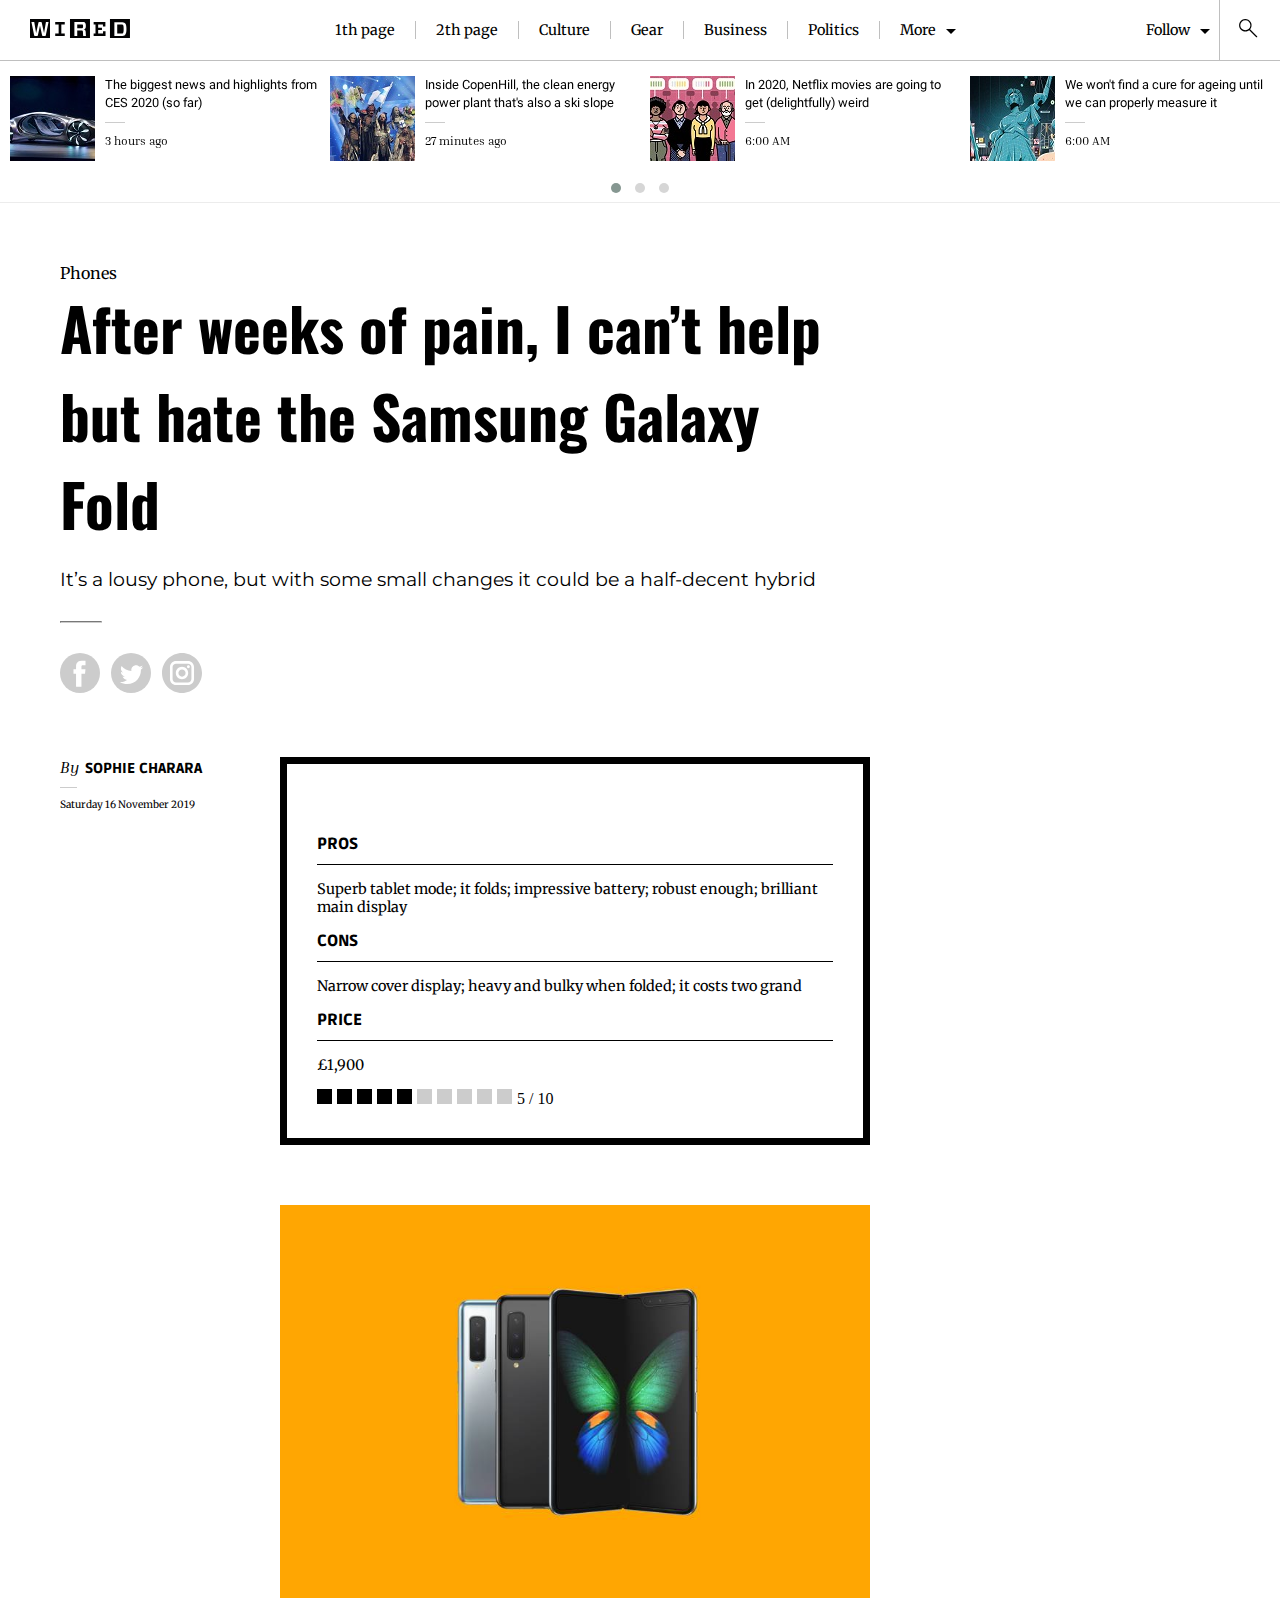
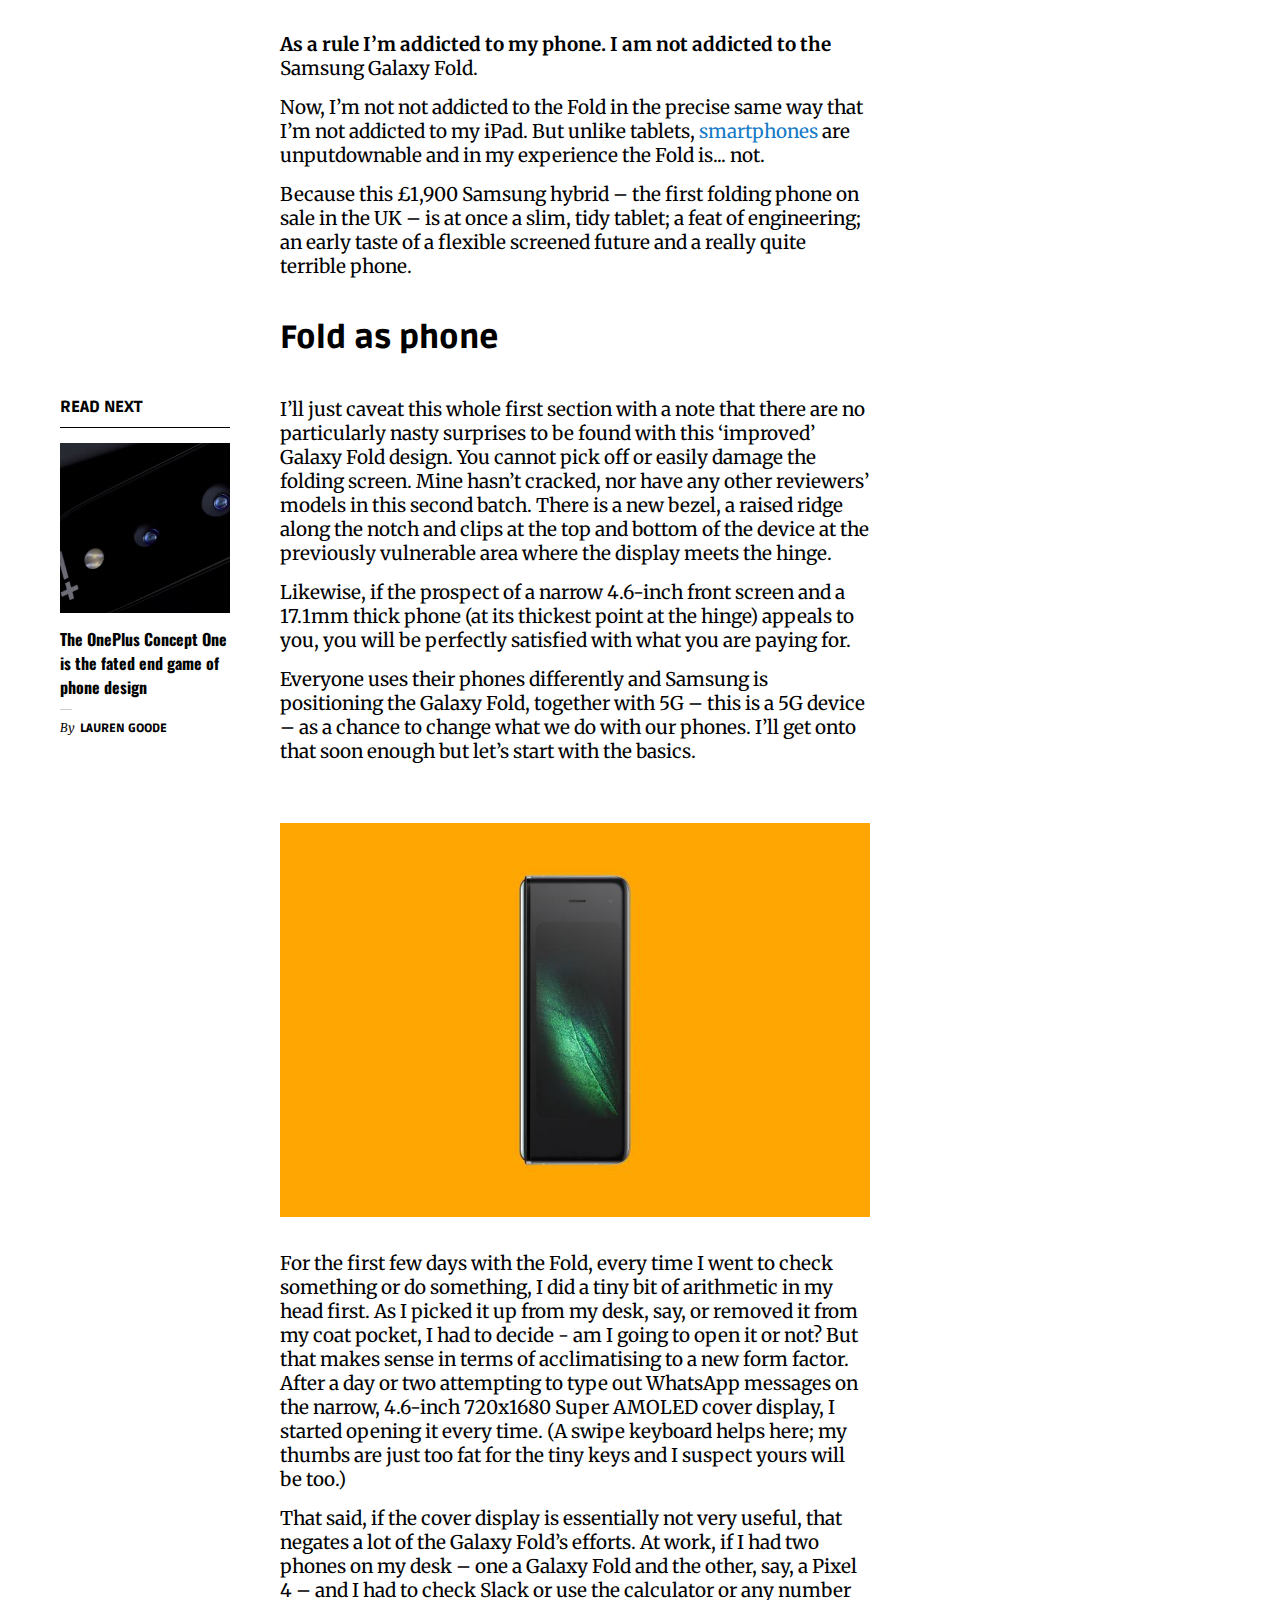
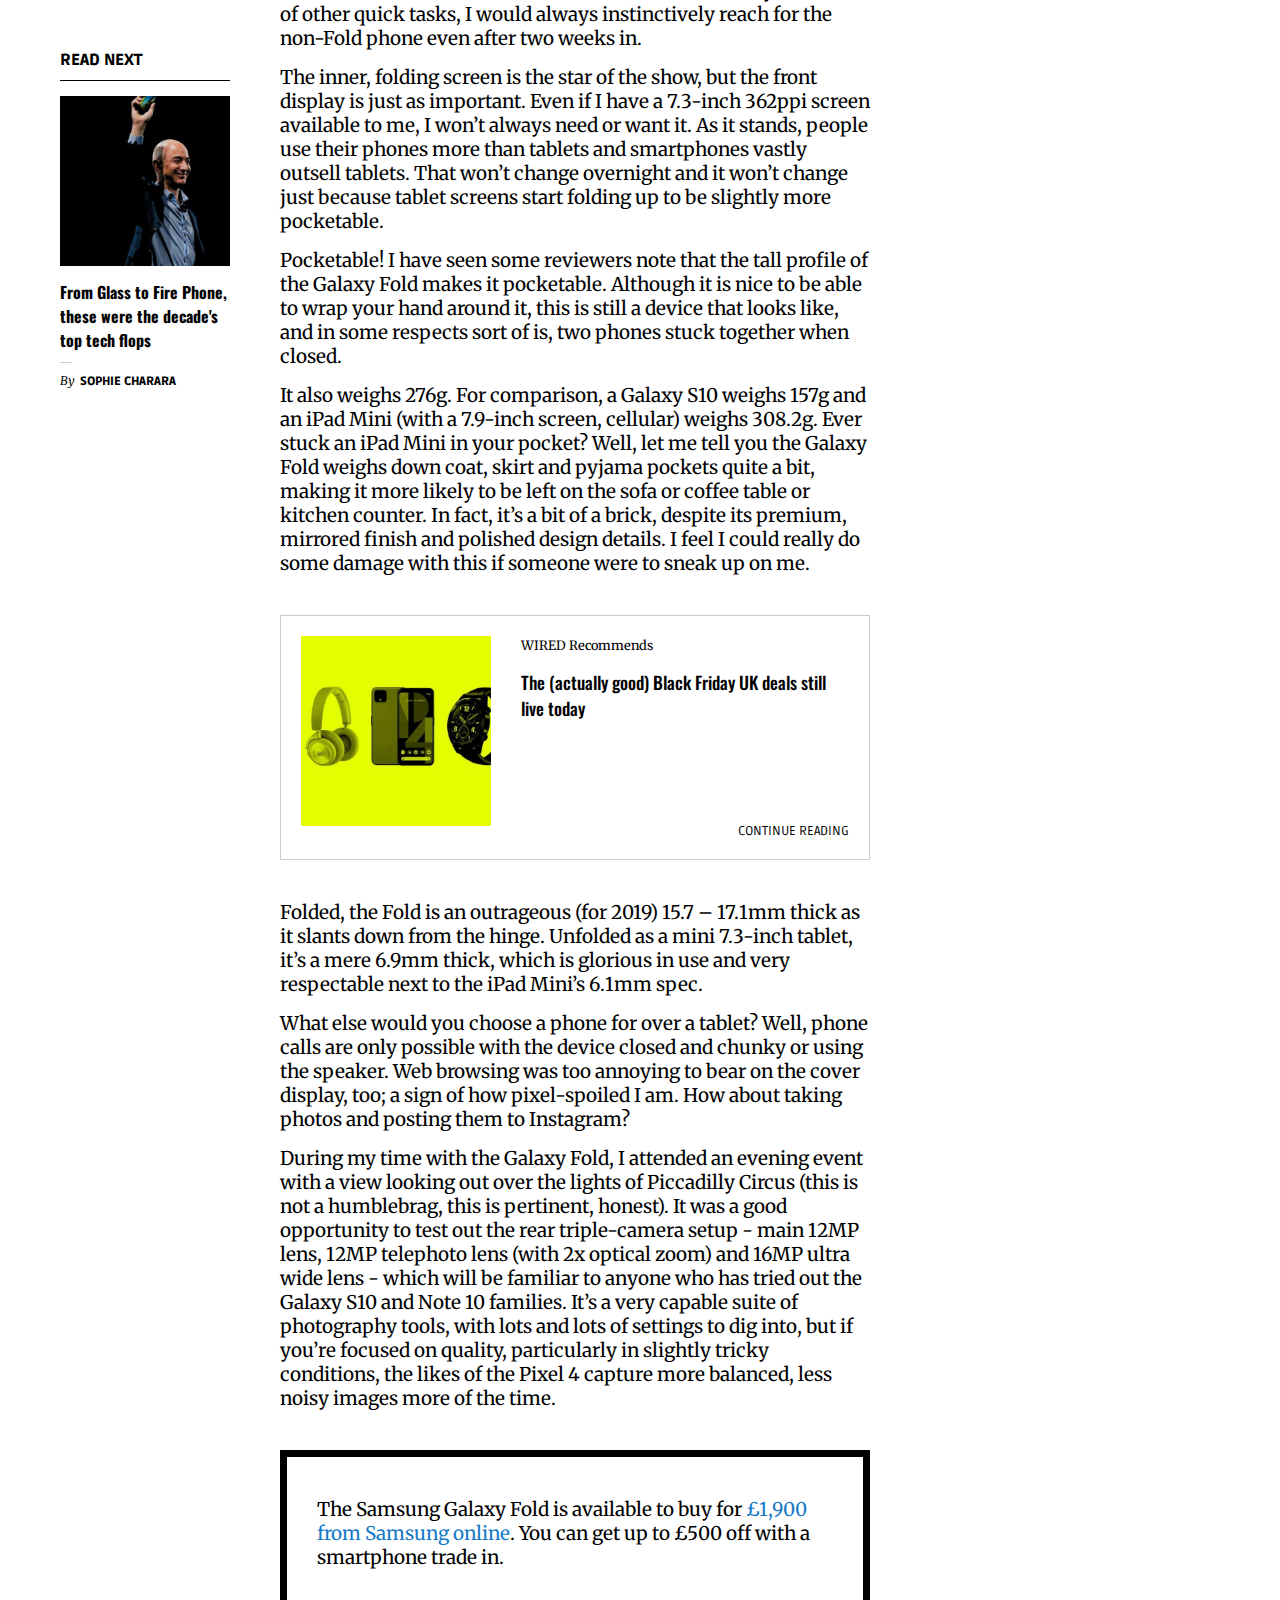
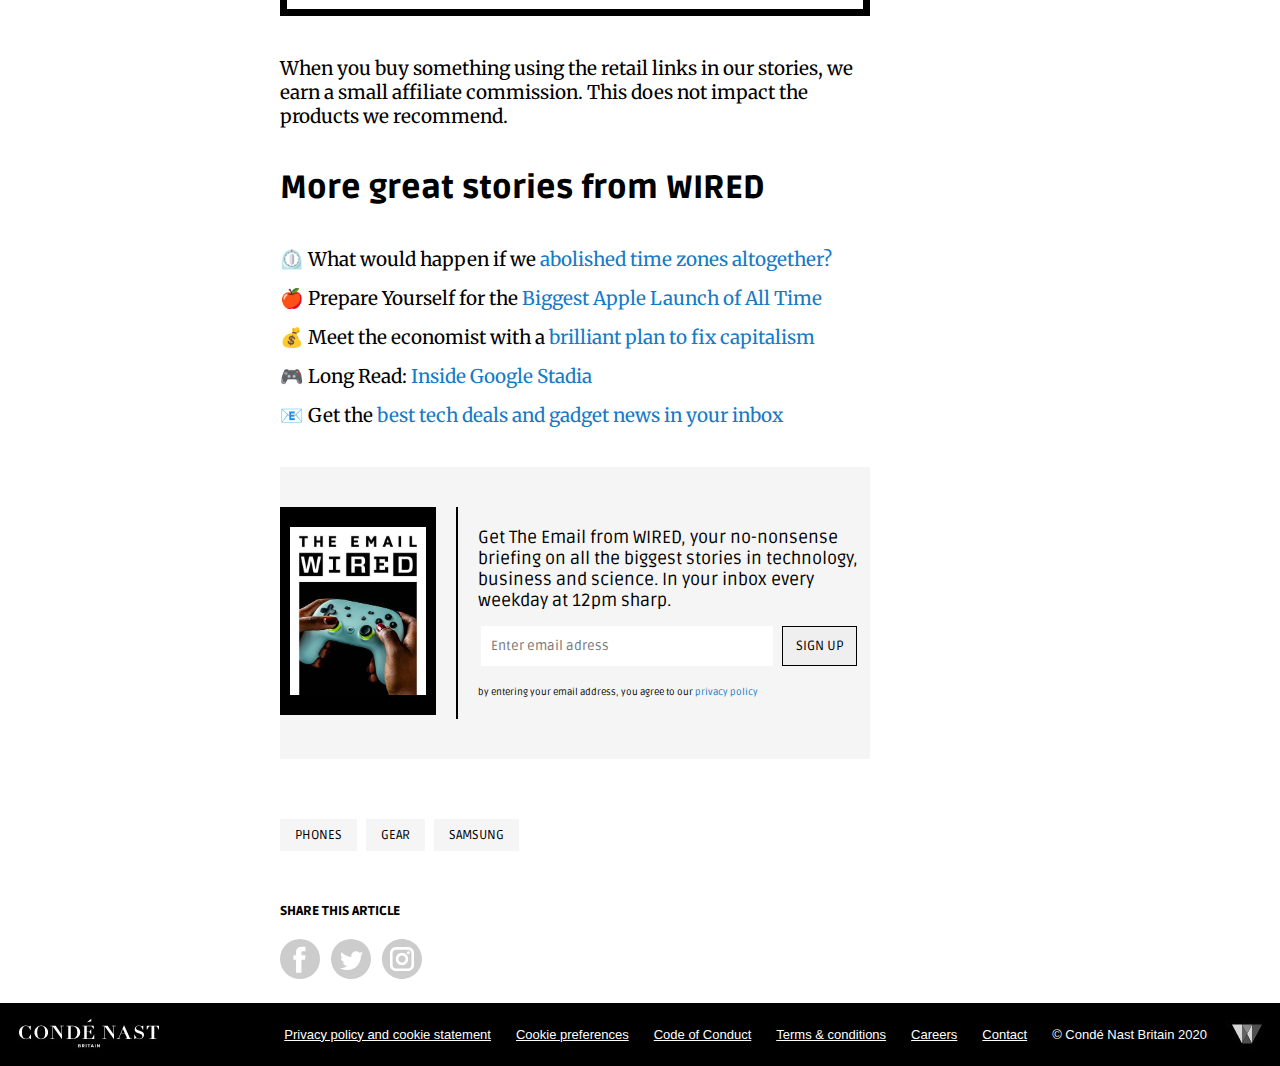
<file: public/samsung.html>
<!DOCTYPE html>
<html lang="en">
<head>
<meta charset="utf-8">
<meta name="viewport" content="width=device-width">
<title>Samsung Galaxy Fold review: After weeks of pain, I can’t help but hate it | WIRED UK</title>
<link rel="stylesheet" type="text/css" href="./stylesheets/wired.css">
<link rel='stylesheet' href='./libs/owlcarousel2/assets/owl.carousel.min.css'>
<link rel='stylesheet' href='./libs/owlcarousel2/assets/owl.theme.default.css'>
<link href="https://fonts.googleapis.com/css?family=Merriweather&display=swap" rel="stylesheet">
<link href="https://fonts.googleapis.com/css?family=Ruda:700&display=swap" rel="stylesheet">
<link href="https://fonts.googleapis.com/css?family=Ruda:900&display=swap" rel="stylesheet">
<link href="https://fonts.googleapis.com/css?family=Inria+Serif&display=swap" rel="stylesheet">
<link href="https://fonts.googleapis.com/css?family=Oswald:500&display=swap" rel="stylesheet">
<link href="https://fonts.googleapis.com/css?family=Oswald:700&display=swap" rel="stylesheet">
<link href="https://fonts.googleapis.com/css?family=Heebo:500&display=swap" rel="stylesheet">
<link href="https://fonts.googleapis.com/css?family=Montserrat:300&display=swap" rel="stylesheet">
</head>
<body>
	<main>
		<nav class='navigation-burger'>
			<div class='mini-logo'>
				<a href="index.html">
					<svg viewBox="0 0 365 70" xmlns="http://www.w3.org/2000/svg"><path d="M67.8,11.3H58.2L51.3,51.2H51.2l-8-37c-0.5-2.5-1.3-3.1-3.7-3.1H34.2c-2.3,0-3.2.6-3.7,3.1l-8,37H22.3L15.5,11.3H5.2l9.9,47.9c0.4,2.1,1.2,2.6,3.5,2.6h6.8c2.3,0,3.1-.5,3.5-2.7l7.5-34.7h0.2l7.5,34.7c0.5,2.2,1.2,2.7,3.5,2.7h6.7c2.4,0,3.1-.5,3.5-2.6ZM73,73H0V0H73V73Z" fill="#030304"/><polygon points="126.9 53.3 126.9 61.7 92.1 61.7 92.1 53.3 104.6 53.3 104.6 19.7 92.1 19.7 92.1 11.3 126.9 11.3 126.9 19.7 114.4 19.7 114.4 53.3 126.9 53.3" fill="#030304" />
					<path d="M193.4,48.8a105.8,105.8,0,0,0,.9,12.9h10c-0.3-2.7-.6-7.2-0.8-13.6s-2.6-8.6-7.8-9.6V38.3c5.8-.9,8.3-3.7,8.3-12.6,0-7.4-1.2-10.1-3.2-12.1s-4.1-2.2-8-2.2H162.1V61.7h10.4V42.1h14.4c3,0,4.2.2,5,1s1.4,1.7,1.5,5.7M172.5,33.9v-14H189c2.3,0,3,.2,3.4.6s1.4,1.8,1.4,6.2-0.7,5.8-1.5,6.5-1.1.7-3.4,0.7H172.5ZM219,73H146V0h73V73Z" fill="#030304">
					
					</path>
					<polygon points="232.4 19.7 232.4 11.3 275.3 11.3 275.3 27.5 266.3 27.5 266.3 19.7 248.9 19.7 248.9 31.7 262.7 31.7 262.7 39.8 248.9 39.8 248.9 53.3 266.7 53.3 266.7 44.5 275.8 44.5 275.8 61.7 232.4 61.7 232.4 53.3 239.2 53.3 239.2 19.7 232.4 19.7" fill="#030304">
					
					</polygon>
					<path d="M308.1,11.3V61.7h24.8c7.1,0,11-1,14.1-3.7s5.3-9,5.3-21.4-1.7-18.3-5.3-21.4-6.9-3.7-14.1-3.7H308.1ZM342,36.5c0,10.8-.9,13.6-2.8,15.1s-3.3,1.5-7,1.5H318.5V19.9h13.7c3.8,0,5.4.2,7,1.5s2.8,4.3,2.8,15.2M365,73H292V0h73V73Z" fill="#030304">
						
					</path>
					</svg>
				</a>
			</div>
			<div class="burger">
        		<input type="checkbox" id="burger">
        		<label for="burger"></label>
        		<div class='nav-list'>
        			<div class='search'>
        				<div>
        					<input type="email" placeholder='Search'>
        				</div>
        				<a href='#'>
        					<svg viewBox="-21 -21 66 66" xmlns="http://www.w3.org/2000/svg"><path d="M19.8 18.94l-7.7-7.7a6.87 6.87 0 1 0-.93.91l7.71 7.71a.65.65 0 0 0 .92-.92zM1.31 6.81a5.56 5.56 0 1 1 5.56 5.56 5.57 5.57 0 0 1-5.56-5.56z"></path></svg>
        				</a>
        			</div>
        			<div class='main-link'><a href='christmas.html'>1th page</a></div>
        			<div class='main-link'><a href='samsung.html'>2th page</a></div>
        			<div class='main-link'><a href='#'>Culture</a></div>
        			<div class='main-link'><a href='#'>Gear</a></div>
        			<div class='main-link'><a href='#'>Business</a></div>
        			<div class='main-link'><a href='#'>Politics</a></div>
        			<div class='alt-list'>
        				<a href='#'>Security</a>
        				<a href='#'>Transport</a>
        				<a href='#'>Events</a>
        				<a href='#'>Jobs</a>
        				<a href='#'>Consulting</a>
        				<a href='#'>Video</a>
        				<a href='#'>Podcasts</a>
        				<a href='#'>Magazine</a>
        				<a href='#'>Subscribe</a>
        			</div>
        			<div class='nav-promo'>
        				<img class='main-promo-img' src="./img/wired-mini.jpg" alt="wired-mini pic">
        				<div>
        					<img class='alt-promo-img' src="./img/wired-mini.jpg" alt="wired-mini pic promo">
        				</div>
        				<div>
        					<div>Get 6 issues for £9</div>
        					<a href='#'>SUBSCRIBE</a>
        				</div>
        			</div>
        			<div class='nav-social'>
        				<div>Follow WIRED</div>
        				<div><a href='#'>
							<svg version="1.1" xmlns="http://www.w3.org/2000/svg" xmlns:xlink="http://www.w3.org/1999/xlink" x="0px" y="0px"
	 viewBox="0 0 112.196 112.196" style="enable-background:new 0 0 112.196 112.196;" xml:space="preserve">
							<g>
							<circle class='facebook'  cx="56.098" cy="56.098" r="56.098"/>
							<path style="fill:#FFFFFF;" d="M70.201,58.294h-10.01v36.672H45.025V58.294h-7.213V45.406h7.213v-8.34
		c0-5.964,2.833-15.303,15.301-15.303L71.56,21.81v12.51h-8.151c-1.337,0-3.217,0.668-3.217,3.513v7.585h11.334L70.201,58.294z"/>
							</g>
							</svg>
						</a>
						<a href="#">
							<svg version="1.1" xmlns="http://www.w3.org/2000/svg" xmlns:xlink="http://www.w3.org/1999/xlink" x="0px" y="0px"
	 viewBox="0 0 112.197 112.197" style="enable-background:new 0 0 112.197 112.197;" xml:space="preserve">
							<g>
							<circle class='twitter'  cx="56.099" cy="56.098" r="56.098"/>
							<g>
							<path style="fill:#FFF;" d="M90.461,40.316c-2.404,1.066-4.99,1.787-7.702,2.109c2.769-1.659,4.894-4.284,5.897-7.417
			c-2.591,1.537-5.462,2.652-8.515,3.253c-2.446-2.605-5.931-4.233-9.79-4.233c-7.404,0-13.409,6.005-13.409,13.409
			c0,1.051,0.119,2.074,0.349,3.056c-11.144-0.559-21.025-5.897-27.639-14.012c-1.154,1.98-1.816,4.285-1.816,6.742
			c0,4.651,2.369,8.757,5.965,11.161c-2.197-0.069-4.266-0.672-6.073-1.679c-0.001,0.057-0.001,0.114-0.001,0.17
			c0,6.497,4.624,11.916,10.757,13.147c-1.124,0.308-2.311,0.471-3.532,0.471c-0.866,0-1.705-0.083-2.523-0.239
			c1.706,5.326,6.657,9.203,12.526,9.312c-4.59,3.597-10.371,5.74-16.655,5.74c-1.08,0-2.15-0.063-3.197-0.188
			c5.931,3.806,12.981,6.025,20.553,6.025c24.664,0,38.152-20.432,38.152-38.153c0-0.581-0.013-1.16-0.039-1.734
			C86.391,45.366,88.664,43.005,90.461,40.316L90.461,40.316z"/>
							</g></g></svg>
						</a>
						<a href="#">
							<svg version="1.1" xmlns="http://www.w3.org/2000/svg" xmlns:xlink="http://www.w3.org/1999/xlink" x="0px" y="0px"
	 viewBox="0 0 89.758 89.758" style="enable-background:new 0 0 89.758 89.758;" xml:space="preserve">
							<g>
							<path class='instagramm'  d="M58.255,23.88H31.503c-4.27,0-7.744,3.474-7.744,7.744v26.752c0,4.27,3.474,7.745,7.744,7.745
		h26.752c4.27,0,7.745-3.474,7.745-7.745V31.624C66,27.354,62.526,23.88,58.255,23.88z M44.879,58.906
		c-7.667,0-13.905-6.238-13.905-13.906c0-7.667,6.238-13.905,13.905-13.905c7.668,0,13.906,6.238,13.906,13.905
		C58.785,52.667,52.546,58.906,44.879,58.906z M59.232,33.97c-1.815,0-3.291-1.476-3.291-3.29c0-1.814,1.476-3.29,3.291-3.29
		c1.814,0,3.29,1.476,3.29,3.29C62.522,32.494,61.046,33.97,59.232,33.97z"/>
							<path class='instagramm'  d="M44.879,36.971c-4.426,0-8.03,3.602-8.03,8.028c0,4.428,3.604,8.031,8.03,8.031
		c4.428,0,8.029-3.603,8.029-8.031C52.908,40.574,49.306,36.971,44.879,36.971z"/>
							<path class='instagramm'  d="M44.879,0C20.094,0,0,20.094,0,44.879c0,24.785,20.094,44.879,44.879,44.879
		c24.785,0,44.879-20.094,44.879-44.879C89.758,20.094,69.664,0,44.879,0z M71.875,58.376c0,7.511-6.109,13.62-13.62,13.62H31.503
		c-7.51,0-13.62-6.109-13.62-13.62V31.624c0-7.51,6.11-13.62,13.62-13.62h26.752c7.511,0,13.62,6.11,13.62,13.62V58.376z"/>
							</g></svg>
						</a>
						<a href="#">
							<svg version="1.1" xmlns="http://www.w3.org/2000/svg" xmlns:xlink="http://www.w3.org/1999/xlink" x="0px" y="0px"
	 viewBox="0 0 112.196 112.196" style="enable-background:new 0 0 112.196 112.196;" xml:space="preserve">
							<g>
							<g>
							<circle class='vk' cx="56.098" cy="56.098" r="56.098"/>
							</g>
							<path style="fill-rule:evenodd;clip-rule:evenodd;fill:#FFFFFF;" d="M53.979,80.702h4.403c0,0,1.33-0.146,2.009-0.878
		c0.625-0.672,0.605-1.934,0.605-1.934s-0.086-5.908,2.656-6.778c2.703-0.857,6.174,5.71,9.853,8.235
		c2.782,1.911,4.896,1.492,4.896,1.492l9.837-0.137c0,0,5.146-0.317,2.706-4.363c-0.2-0.331-1.421-2.993-7.314-8.463
		c-6.168-5.725-5.342-4.799,2.088-14.702c4.525-6.031,6.334-9.713,5.769-11.29c-0.539-1.502-3.867-1.105-3.867-1.105l-11.076,0.069
		c0,0-0.821-0.112-1.43,0.252c-0.595,0.357-0.978,1.189-0.978,1.189s-1.753,4.667-4.091,8.636c-4.932,8.375-6.904,8.817-7.71,8.297
		c-1.875-1.212-1.407-4.869-1.407-7.467c0-8.116,1.231-11.5-2.397-12.376c-1.204-0.291-2.09-0.483-5.169-0.514
		c-3.952-0.041-7.297,0.012-9.191,0.94c-1.26,0.617-2.232,1.992-1.64,2.071c0.732,0.098,2.39,0.447,3.269,1.644
		c1.135,1.544,1.095,5.012,1.095,5.012s0.652,9.554-1.523,10.741c-1.493,0.814-3.541-0.848-7.938-8.446
		c-2.253-3.892-3.954-8.194-3.954-8.194s-0.328-0.804-0.913-1.234c-0.71-0.521-1.702-0.687-1.702-0.687l-10.525,0.069
		c0,0-1.58,0.044-2.16,0.731c-0.516,0.611-0.041,1.875-0.041,1.875s8.24,19.278,17.57,28.993
		C44.264,81.287,53.979,80.702,53.979,80.702L53.979,80.702z"/>
							</g></svg>
						</a></div>
        				<div><a href="#">NEWSLETTER SIGN UP</a></div>
        			</div>
        		</div>
        	</div>
        </nav>
		<nav class='navigation'>
			<div class='mini-logo'>
				<a href="index.html">
					<svg viewBox="0 0 365 70" xmlns="http://www.w3.org/2000/svg"><path d="M67.8,11.3H58.2L51.3,51.2H51.2l-8-37c-0.5-2.5-1.3-3.1-3.7-3.1H34.2c-2.3,0-3.2.6-3.7,3.1l-8,37H22.3L15.5,11.3H5.2l9.9,47.9c0.4,2.1,1.2,2.6,3.5,2.6h6.8c2.3,0,3.1-.5,3.5-2.7l7.5-34.7h0.2l7.5,34.7c0.5,2.2,1.2,2.7,3.5,2.7h6.7c2.4,0,3.1-.5,3.5-2.6ZM73,73H0V0H73V73Z" fill="#030304"/><polygon points="126.9 53.3 126.9 61.7 92.1 61.7 92.1 53.3 104.6 53.3 104.6 19.7 92.1 19.7 92.1 11.3 126.9 11.3 126.9 19.7 114.4 19.7 114.4 53.3 126.9 53.3" fill="#030304" />
					<path d="M193.4,48.8a105.8,105.8,0,0,0,.9,12.9h10c-0.3-2.7-.6-7.2-0.8-13.6s-2.6-8.6-7.8-9.6V38.3c5.8-.9,8.3-3.7,8.3-12.6,0-7.4-1.2-10.1-3.2-12.1s-4.1-2.2-8-2.2H162.1V61.7h10.4V42.1h14.4c3,0,4.2.2,5,1s1.4,1.7,1.5,5.7M172.5,33.9v-14H189c2.3,0,3,.2,3.4.6s1.4,1.8,1.4,6.2-0.7,5.8-1.5,6.5-1.1.7-3.4,0.7H172.5ZM219,73H146V0h73V73Z" fill="#030304">
					
					</path>
					<polygon points="232.4 19.7 232.4 11.3 275.3 11.3 275.3 27.5 266.3 27.5 266.3 19.7 248.9 19.7 248.9 31.7 262.7 31.7 262.7 39.8 248.9 39.8 248.9 53.3 266.7 53.3 266.7 44.5 275.8 44.5 275.8 61.7 232.4 61.7 232.4 53.3 239.2 53.3 239.2 19.7 232.4 19.7" fill="#030304">
					
					</polygon>
					<path d="M308.1,11.3V61.7h24.8c7.1,0,11-1,14.1-3.7s5.3-9,5.3-21.4-1.7-18.3-5.3-21.4-6.9-3.7-14.1-3.7H308.1ZM342,36.5c0,10.8-.9,13.6-2.8,15.1s-3.3,1.5-7,1.5H318.5V19.9h13.7c3.8,0,5.4.2,7,1.5s2.8,4.3,2.8,15.2M365,73H292V0h73V73Z" fill="#030304">
						
					</path>
					</svg>
				</a>
			</div>
			<div class='navigation__item_center'><a href='christmas.html'>1th page</a></div>
			<div class='navigation__item_center'><a href='samsung.html'>2th page</a></div>
			<div class='navigation__item_center'><a href='#'>Culture</a></div>
			<div class='navigation__item_center'><a href='#'>Gear</a></div>
			<div class='navigation__item_center'><a href='#'>Business</a></div>
			<div class='navigation__item_center'><a href='#'>Politics</a></div>
			<div class='navigation__item_lastCenter'>
				<a class='arrow' href='#'>More</a>
				<div class='drop-down'>
					<ul>
						<li><a href='#'>Security</a></li>
						<li><a href='#'>Transport</a></li>
						<li><a href='#'>Events</a></li>
						<li><a href='#'>Jobs</a></li>
						<li><a href='#'>Consulting</a></li>
						<li><a href='#'>Video</a></li>
						<li><a href='#'>Podcasts</a></li>
						<li><a href='#'>Magazine</a></li>
						<li><a href='#'>Subscribe</a></li>
					</ul>
				</div>
			</div>
			<div class='navigation__item_right'>
				<a class='arrow' href='#'>Follow
				</a>
				<div class='drop-down-contacts'>
					<div>
						<a href='#'>
							<svg version="1.1" xmlns="http://www.w3.org/2000/svg" xmlns:xlink="http://www.w3.org/1999/xlink" x="0px" y="0px"
	 viewBox="0 0 112.196 112.196" style="enable-background:new 0 0 112.196 112.196;" xml:space="preserve">
							<g>
							<circle class='facebook'  cx="56.098" cy="56.098" r="56.098"/>
							<path style="fill:#FFFFFF;" d="M70.201,58.294h-10.01v36.672H45.025V58.294h-7.213V45.406h7.213v-8.34
		c0-5.964,2.833-15.303,15.301-15.303L71.56,21.81v12.51h-8.151c-1.337,0-3.217,0.668-3.217,3.513v7.585h11.334L70.201,58.294z"/>
							</g>
							</svg>
						</a>
						<a href="#">
							<svg version="1.1" xmlns="http://www.w3.org/2000/svg" xmlns:xlink="http://www.w3.org/1999/xlink" x="0px" y="0px"
	 viewBox="0 0 112.197 112.197" style="enable-background:new 0 0 112.197 112.197;" xml:space="preserve">
							<g>
							<circle class='twitter'  cx="56.099" cy="56.098" r="56.098"/>
							<g>
							<path style="fill:#FFF;" d="M90.461,40.316c-2.404,1.066-4.99,1.787-7.702,2.109c2.769-1.659,4.894-4.284,5.897-7.417
			c-2.591,1.537-5.462,2.652-8.515,3.253c-2.446-2.605-5.931-4.233-9.79-4.233c-7.404,0-13.409,6.005-13.409,13.409
			c0,1.051,0.119,2.074,0.349,3.056c-11.144-0.559-21.025-5.897-27.639-14.012c-1.154,1.98-1.816,4.285-1.816,6.742
			c0,4.651,2.369,8.757,5.965,11.161c-2.197-0.069-4.266-0.672-6.073-1.679c-0.001,0.057-0.001,0.114-0.001,0.17
			c0,6.497,4.624,11.916,10.757,13.147c-1.124,0.308-2.311,0.471-3.532,0.471c-0.866,0-1.705-0.083-2.523-0.239
			c1.706,5.326,6.657,9.203,12.526,9.312c-4.59,3.597-10.371,5.74-16.655,5.74c-1.08,0-2.15-0.063-3.197-0.188
			c5.931,3.806,12.981,6.025,20.553,6.025c24.664,0,38.152-20.432,38.152-38.153c0-0.581-0.013-1.16-0.039-1.734
			C86.391,45.366,88.664,43.005,90.461,40.316L90.461,40.316z"/>
							</g></g></svg>
						</a>
						<a href="#">
							<svg version="1.1" xmlns="http://www.w3.org/2000/svg" xmlns:xlink="http://www.w3.org/1999/xlink" x="0px" y="0px"
	 viewBox="0 0 89.758 89.758" style="enable-background:new 0 0 89.758 89.758;" xml:space="preserve">
							<g>
							<path class='instagramm'  d="M58.255,23.88H31.503c-4.27,0-7.744,3.474-7.744,7.744v26.752c0,4.27,3.474,7.745,7.744,7.745
		h26.752c4.27,0,7.745-3.474,7.745-7.745V31.624C66,27.354,62.526,23.88,58.255,23.88z M44.879,58.906
		c-7.667,0-13.905-6.238-13.905-13.906c0-7.667,6.238-13.905,13.905-13.905c7.668,0,13.906,6.238,13.906,13.905
		C58.785,52.667,52.546,58.906,44.879,58.906z M59.232,33.97c-1.815,0-3.291-1.476-3.291-3.29c0-1.814,1.476-3.29,3.291-3.29
		c1.814,0,3.29,1.476,3.29,3.29C62.522,32.494,61.046,33.97,59.232,33.97z"/>
							<path class='instagramm'  d="M44.879,36.971c-4.426,0-8.03,3.602-8.03,8.028c0,4.428,3.604,8.031,8.03,8.031
		c4.428,0,8.029-3.603,8.029-8.031C52.908,40.574,49.306,36.971,44.879,36.971z"/>
							<path class='instagramm'  d="M44.879,0C20.094,0,0,20.094,0,44.879c0,24.785,20.094,44.879,44.879,44.879
		c24.785,0,44.879-20.094,44.879-44.879C89.758,20.094,69.664,0,44.879,0z M71.875,58.376c0,7.511-6.109,13.62-13.62,13.62H31.503
		c-7.51,0-13.62-6.109-13.62-13.62V31.624c0-7.51,6.11-13.62,13.62-13.62h26.752c7.511,0,13.62,6.11,13.62,13.62V58.376z"/>
							</g></svg>
						</a>
						<a href="#">
							<svg version="1.1" xmlns="http://www.w3.org/2000/svg" xmlns:xlink="http://www.w3.org/1999/xlink" x="0px" y="0px"
	 viewBox="0 0 112.196 112.196" style="enable-background:new 0 0 112.196 112.196;" xml:space="preserve">
							<g>
							<g>
							<circle class='vk' cx="56.098" cy="56.098" r="56.098"/>
							</g>
							<path style="fill-rule:evenodd;clip-rule:evenodd;fill:#FFFFFF;" d="M53.979,80.702h4.403c0,0,1.33-0.146,2.009-0.878
		c0.625-0.672,0.605-1.934,0.605-1.934s-0.086-5.908,2.656-6.778c2.703-0.857,6.174,5.71,9.853,8.235
		c2.782,1.911,4.896,1.492,4.896,1.492l9.837-0.137c0,0,5.146-0.317,2.706-4.363c-0.2-0.331-1.421-2.993-7.314-8.463
		c-6.168-5.725-5.342-4.799,2.088-14.702c4.525-6.031,6.334-9.713,5.769-11.29c-0.539-1.502-3.867-1.105-3.867-1.105l-11.076,0.069
		c0,0-0.821-0.112-1.43,0.252c-0.595,0.357-0.978,1.189-0.978,1.189s-1.753,4.667-4.091,8.636c-4.932,8.375-6.904,8.817-7.71,8.297
		c-1.875-1.212-1.407-4.869-1.407-7.467c0-8.116,1.231-11.5-2.397-12.376c-1.204-0.291-2.09-0.483-5.169-0.514
		c-3.952-0.041-7.297,0.012-9.191,0.94c-1.26,0.617-2.232,1.992-1.64,2.071c0.732,0.098,2.39,0.447,3.269,1.644
		c1.135,1.544,1.095,5.012,1.095,5.012s0.652,9.554-1.523,10.741c-1.493,0.814-3.541-0.848-7.938-8.446
		c-2.253-3.892-3.954-8.194-3.954-8.194s-0.328-0.804-0.913-1.234c-0.71-0.521-1.702-0.687-1.702-0.687l-10.525,0.069
		c0,0-1.58,0.044-2.16,0.731c-0.516,0.611-0.041,1.875-0.041,1.875s8.24,19.278,17.57,28.993
		C44.264,81.287,53.979,80.702,53.979,80.702L53.979,80.702z"/>
							</g></svg>
						</a>
						
					</div>
					<span><a href='#'>newsletter sign up
					</a></span>
				</div>

			</div>
			<div class='navigation__item_lastRight'><svg viewBox="-21 -21 66 66" xmlns="http://www.w3.org/2000/svg"><path d="M19.8 18.94l-7.7-7.7a6.87 6.87 0 1 0-.93.91l7.71 7.71a.65.65 0 0 0 .92-.92zM1.31 6.81a5.56 5.56 0 1 1 5.56 5.56 5.57 5.57 0 0 1-5.56-5.56z"></path></svg></div>
		</nav>
		
		<aside class='owl-carousel owl-theme'>

			<a href='#'>
				<img src='./img/slider-1.jpg' alt='slider-pic'>
				<div>
					<span>The biggest news and highlights from CES 2020 (so far)</span>
					<span class='line'></span>
					<span>3 hours ago</span>
				</div>
			</a>
			<a href='#'>
				<img src='./img/slider-2.jpg' alt='slider-pic'>
				<div>
					<span>Inside CopenHill, the clean energy power plant that's also a ski slope</span>
					<span class='line'></span>
					<span>27 minutes ago</span>
				</div>
			</a>
			<a href='#'>
				<img src='./img/slider-3.jpg' alt='slider-pic'>
				<div>
					<span>In 2020, Netflix movies are going to get (delightfully) weird</span>
					<span class='line'></span>
					<span>6:00 AM</span>
				</div>
			</a>
			<a href='#'>
				<img src='./img/slider-4.jpg' alt='slider-pic'>
				<div>
					<span>We won't find a cure for ageing until we can properly measure it</span>
					<span class='line'></span>
					<span>6:00 AM</span>
				</div>
			</a>
			<a href='#'>
				<img src='./img/slider-5.jpg' alt='slider-pic'>
				<div>
					<span>It's time for AI ethics to grow up</span>
					<span class='line'></span>
					<span>6:00 AM</span>
				</div>
			</a>
			<a href='#'>
				<img src='./img/slider-6.jpg' alt='slider-pic'>
				<div>
					<span>The Bafta nominees you can watch on Netflix and Amazon right now</span>
					<span class='line'></span>
					<span>1 day ago</span>
				</div>
			</a>
			<a href='#'>
				<img src='./img/slider-7.jpg' alt='slider-pic'>
				<div>
					<span>Iran's hackers can be a real threat to Trump</span>
					<span class='line'></span>
					<span>1 day ago</span>
				</div>
			</a>
			<a href='#'>
				<img src='./img/slider-8.jpg' alt='slider-pic'>
				<div>
					<span>Dead bodies are revealing the secrets of how cancer kills</span>
					<span class='line'></span>
					<span>1 day ago</span>
				</div>
			</a>
			<a href='#'>
				<img src='./img/slider-9.jpg' alt='slider-pic'>
				<div>
					<span>BMW's electrified X5 has an all-new hybrid powertrain</span>
					<span class='line'></span>
					<span>1 day ago</span>
				</div>
			</a>
			<a href='#'>
				<img src='./img/slider-10.jpg' alt='slider-pic'>
				<div>
					<span>You need to start making home cybersecurity a big priority</span>
					<span class='line'></span>
					<span>1 day ago</span>
				</div>
			</a>
		</aside>
		<div class='block'>
			<div class='block__item'>
				<a href="#">Phones</a>
				<h1>After weeks of pain, I can’t help but hate the Samsung Galaxy Fold</h1>
				<div>It’s a lousy phone, but with some small changes it could be a half-decent hybrid</div>
			</div>
			<div class='separator'>
			</div>
			<div>
						<a href='#'>
							<svg version="1.1" xmlns="http://www.w3.org/2000/svg" xmlns:xlink="http://www.w3.org/1999/xlink" x="0px" y="0px"
	 viewBox="0 0 112.196 112.196" style="enable-background:new 0 0 112.196 112.196;" xml:space="preserve">
							<g>
							<circle class='facebook'  cx="56.098" cy="56.098" r="56.098"/>
							<path style="fill:#FFFFFF;" d="M70.201,58.294h-10.01v36.672H45.025V58.294h-7.213V45.406h7.213v-8.34
		c0-5.964,2.833-15.303,15.301-15.303L71.56,21.81v12.51h-8.151c-1.337,0-3.217,0.668-3.217,3.513v7.585h11.334L70.201,58.294z"/>
							</g>
							</svg>
						</a>
						<a href="#">
							<svg version="1.1" xmlns="http://www.w3.org/2000/svg" xmlns:xlink="http://www.w3.org/1999/xlink" x="0px" y="0px"
	 viewBox="0 0 112.197 112.197" style="enable-background:new 0 0 112.197 112.197;" xml:space="preserve">
							<g>
							<circle class='twitter'  cx="56.099" cy="56.098" r="56.098"/>
							<g>
							<path style="fill:#FFF;" d="M90.461,40.316c-2.404,1.066-4.99,1.787-7.702,2.109c2.769-1.659,4.894-4.284,5.897-7.417
			c-2.591,1.537-5.462,2.652-8.515,3.253c-2.446-2.605-5.931-4.233-9.79-4.233c-7.404,0-13.409,6.005-13.409,13.409
			c0,1.051,0.119,2.074,0.349,3.056c-11.144-0.559-21.025-5.897-27.639-14.012c-1.154,1.98-1.816,4.285-1.816,6.742
			c0,4.651,2.369,8.757,5.965,11.161c-2.197-0.069-4.266-0.672-6.073-1.679c-0.001,0.057-0.001,0.114-0.001,0.17
			c0,6.497,4.624,11.916,10.757,13.147c-1.124,0.308-2.311,0.471-3.532,0.471c-0.866,0-1.705-0.083-2.523-0.239
			c1.706,5.326,6.657,9.203,12.526,9.312c-4.59,3.597-10.371,5.74-16.655,5.74c-1.08,0-2.15-0.063-3.197-0.188
			c5.931,3.806,12.981,6.025,20.553,6.025c24.664,0,38.152-20.432,38.152-38.153c0-0.581-0.013-1.16-0.039-1.734
			C86.391,45.366,88.664,43.005,90.461,40.316L90.461,40.316z"/>
							</g></g></svg>
						</a>
						<a href="#">
							<svg version="1.1" xmlns="http://www.w3.org/2000/svg" xmlns:xlink="http://www.w3.org/1999/xlink" x="0px" y="0px"
	 viewBox="0 0 89.758 89.758" style="enable-background:new 0 0 89.758 89.758;" xml:space="preserve">
							<g>
							<path class='instagramm'  d="M58.255,23.88H31.503c-4.27,0-7.744,3.474-7.744,7.744v26.752c0,4.27,3.474,7.745,7.744,7.745
		h26.752c4.27,0,7.745-3.474,7.745-7.745V31.624C66,27.354,62.526,23.88,58.255,23.88z M44.879,58.906
		c-7.667,0-13.905-6.238-13.905-13.906c0-7.667,6.238-13.905,13.905-13.905c7.668,0,13.906,6.238,13.906,13.905
		C58.785,52.667,52.546,58.906,44.879,58.906z M59.232,33.97c-1.815,0-3.291-1.476-3.291-3.29c0-1.814,1.476-3.29,3.291-3.29
		c1.814,0,3.29,1.476,3.29,3.29C62.522,32.494,61.046,33.97,59.232,33.97z"/>
							<path class='instagramm'  d="M44.879,36.971c-4.426,0-8.03,3.602-8.03,8.028c0,4.428,3.604,8.031,8.03,8.031
		c4.428,0,8.029-3.603,8.029-8.031C52.908,40.574,49.306,36.971,44.879,36.971z"/>
							<path class='instagramm'  d="M44.879,0C20.094,0,0,20.094,0,44.879c0,24.785,20.094,44.879,44.879,44.879
		c24.785,0,44.879-20.094,44.879-44.879C89.758,20.094,69.664,0,44.879,0z M71.875,58.376c0,7.511-6.109,13.62-13.62,13.62H31.503
		c-7.51,0-13.62-6.109-13.62-13.62V31.624c0-7.51,6.11-13.62,13.62-13.62h26.752c7.511,0,13.62,6.11,13.62,13.62V58.376z"/>
							</g></svg>
						</a>
			</div>
		
		<div class='content'>
			<div class='left-column-first samsung-page'>
				<div class='italic'>By <a href='#'>SOPHIE CHARARA</a></div>
				<div></div>
				<div>Saturday 16 November 2019</div>
			</div>
			<section>
				<h2>PROS</h2>
				<div>Superb tablet mode; it folds; impressive battery; robust enough; brilliant main display</div>
				<div>CONS</div>
				<div>Narrow cover display; heavy and bulky when folded; it costs two grand</div>
				<div>PRICE</div>
				<div>£1,900</div>
				<ul>
					<li></li>
					<li></li>
					<li></li>
					<li></li>
					<li></li>
					<li></li>
					<li></li>
					<li></li>
					<li></li>
					<li></li>
				</ul>
				<span>5 / 10</span>
			</section>
			<img class='large-pic' src='./img/samsung-1.jpg' alt='samsung-1 pic'>
			<p class='first-line'>As a rule I’m addicted to my phone. I am not addicted to the Samsung Galaxy Fold.
			</p>

			<p>Now, I’m not not addicted to the Fold in the precise same way that I’m not addicted to my iPad. But unlike tablets, <a href="#">smartphones</a> are unputdownable and in my experience the Fold is... not.</p>

			<p>Because this £1,900 Samsung hybrid – the first folding phone on sale in the UK – is at once a slim, tidy tablet; a feat of engineering; an early taste of a flexible screened future and a really quite terrible phone.</p>
			
			<h2>Fold as phone</h2>
			<div class='left-column-second'>
				<div>READ NEXT</div>
				<a href="#">
					<div></div>
					<img src='./img/left-column.jpg' alt='left-column-pic'>
					<div>The OnePlus Concept One is the fated end game of phone design</div>
					<div></div>
					<div class='italic'>By <span>LAUREN GOODE</span></div>
				</a>
			</div>
			<p>I’ll just caveat this whole first section with a note that there are no particularly nasty surprises to be found with this ‘improved’ Galaxy Fold design. You cannot pick off or easily damage the folding screen. Mine hasn’t cracked, nor have any other reviewers’ models in this second batch. There is a new bezel, a raised ridge along the notch and clips at the top and bottom of the device at the previously vulnerable area where the display meets the hinge.</p>
			<p>Likewise, if the prospect of a narrow 4.6-inch front screen and a 17.1mm thick phone (at its thickest point at the hinge) appeals to you, you will be perfectly satisfied with what you are paying for.</p>
			<p>Everyone uses their phones differently and Samsung is positioning the Galaxy Fold, together with 5G – this is a 5G device – as a chance to change what we do with our phones. I’ll get onto that soon enough but let’s start with the basics.
			</p>
			<img class='large-pic' src='./img/samsung-2.jpg' alt='samsung-2 pic'>
			<p>For the first few days with the Fold, every time I went to check something or do something, I did a tiny bit of arithmetic in my head first. As I picked it up from my desk, say, or removed it from my coat pocket, I had to decide - am I going to open it or not? But that makes sense in terms of acclimatising to a new form factor. After a day or two attempting to type out WhatsApp messages on the narrow, 4.6-inch 720x1680 Super AMOLED cover display, I started opening it every time. (A swipe keyboard helps here; my thumbs are just too fat for the tiny keys and I suspect yours will be too.)</p>
			<p>That said, if the cover display is essentially not very useful, that negates a lot of the Galaxy Fold’s efforts. At work, if I had two phones on my desk – one a Galaxy Fold and the other, say, a Pixel 4 – and I had to check Slack or use the calculator or any number of other quick tasks, I would always instinctively reach for the non-Fold phone even after two weeks in.</p>
			<div class='left-column-second'>
				<div>READ NEXT</div>
				<a href="#">
					<div></div>
					<img src='./img/samsung-4.jpg' alt='samsung-4 pic'>
					<div>From Glass to Fire Phone, these were the decade's top tech flops</div>
					<div></div>
					<div class='italic'>By <span>SOPHIE CHARARA</span></div>
				</a>
			</div>
			<p>The inner, folding screen is the star of the show, but the front display is just as important. Even if I have a 7.3-inch 362ppi screen available to me, I won’t always need or want it. As it stands, people use their phones more than tablets and smartphones vastly outsell tablets. That won’t change overnight and it won’t change just because tablet screens start folding up to be slightly more pocketable.</p>
			<p>Pocketable! I have seen some reviewers note that the tall profile of the Galaxy Fold makes it pocketable. Although it is nice to be able to wrap your hand around it, this is still a device that looks like, and in some respects sort of is, two phones stuck together when closed.</p>
			<p>It also weighs 276g. For comparison, a Galaxy S10 weighs 157g and an iPad Mini (with a 7.9-inch screen, cellular) weighs 308.2g. Ever stuck an iPad Mini in your pocket? Well, let me tell you the Galaxy Fold weighs down coat, skirt and pyjama pockets quite a bit, making it more likely to be left on the sofa or coffee table or kitchen counter. In fact, it’s a bit of a brick, despite its premium, mirrored finish and polished design details. I feel I could really do some damage with this if someone were to sneak up on me.</p>
			<article class='special-article'>
				<a href="#">
					<img src="./img/samsung-3.jpg" alt="samsung-3 pic">
					<div>
						<div>WIRED Recommends</div>
						<h2>The (actually good) Black Friday UK deals still live today</h2>
						<div>CONTINUE READING</div>
					</div>
				</a>
			</article>
			<p>Folded, the Fold is an outrageous (for 2019) 15.7 – 17.1mm thick as it slants down from the hinge. Unfolded as a mini 7.3-inch tablet, it’s a mere 6.9mm thick, which is glorious in use and very respectable next to the iPad Mini’s 6.1mm spec.</p>
			<p>What else would you choose a phone for over a tablet? Well, phone calls are only possible with the device closed and chunky or using the speaker. Web browsing was too annoying to bear on the cover display, too; a sign of how pixel-spoiled I am. How about taking photos and posting them to Instagram?</p>
			<p>During my time with the Galaxy Fold, I attended an evening event with a view looking out over the lights of Piccadilly Circus (this is not a humblebrag, this is pertinent, honest). It was a good opportunity to test out the rear triple-camera setup - main 12MP lens, 12MP telephoto lens (with 2x optical zoom) and 16MP ultra wide lens - which will be familiar to anyone who has tried out the Galaxy S10 and Note 10 families. It’s a very capable suite of photography tools, with lots and lots of settings to dig into, but if you’re focused on quality, particularly in slightly tricky conditions, the likes of the Pixel 4 capture more balanced, less noisy images more of the time.</p>
			<div class='callout'><p>The Samsung Galaxy Fold is available to buy for <a href="#">£1,900 from Samsung online</a>. You can get up to £500 off with a smartphone trade in.</p></div>
			<p>When you buy something using the retail links in our stories, we earn a small affiliate commission. This does not impact the products we recommend.</p>
			<h2>More great stories from WIRED</h2>
			<p>⏲️ What would happen if we <a href="#">abolished time zones altogether?</a></p>
			<p>🍎 Prepare Yourself for the <a href='#'>Biggest Apple Launch of All Time</a></p>
			<p>💰 Meet the economist with a <a href="#">brilliant plan to fix capitalism</a></p>
			<p>🎮 Long Read: <a href='#'>Inside Google Stadia</a></p>
			<p>📧 Get the <a href='#'>best tech deals and gadget news in your inbox</a></p>
			<aside class='aside-input'>
				<img src='./img/400.jpg' alt='wired picture email'>
				<div class='aside-form'>
					<span>Get The Email from WIRED, your no-nonsense briefing on all the biggest stories in technology, business and science. In your inbox every weekday at 12pm sharp.</span>
					<form action="url">
						<input type="email" placeholder='Enter email adress'>
						<input type="submit" value="SIGN UP">
					</form>
					<span>by entering your email address, you agree to our <a href='#'>privacy policy</a></span>
				</div>
			</aside>
			<div class='topic-button'>
				<a href='#'>PHONES</a>
				<a href='#'>GEAR</a>
				<a href='#'>SAMSUNG</a>	
			</div>
			<span class='bold'>SHARE THIS ARTICLE</span>
			<div class='link'>
						<a href='#'>
							<svg version="1.1" xmlns="http://www.w3.org/2000/svg" xmlns:xlink="http://www.w3.org/1999/xlink" x="0px" y="0px"
	 viewBox="0 0 112.196 112.196" style="enable-background:new 0 0 112.196 112.196;" xml:space="preserve">
							<g>
							<circle class='facebook'  cx="56.098" cy="56.098" r="56.098"/>
							<path style="fill:#FFFFFF;" d="M70.201,58.294h-10.01v36.672H45.025V58.294h-7.213V45.406h7.213v-8.34
		c0-5.964,2.833-15.303,15.301-15.303L71.56,21.81v12.51h-8.151c-1.337,0-3.217,0.668-3.217,3.513v7.585h11.334L70.201,58.294z"/>
							</g>
							</svg>
						</a>
						<a href="#">
							<svg version="1.1" xmlns="http://www.w3.org/2000/svg" xmlns:xlink="http://www.w3.org/1999/xlink" x="0px" y="0px"
	 viewBox="0 0 112.197 112.197" style="enable-background:new 0 0 112.197 112.197;" xml:space="preserve">
							<g>
							<circle class='twitter'  cx="56.099" cy="56.098" r="56.098"/>
							<g>
							<path style="fill:#FFF;" d="M90.461,40.316c-2.404,1.066-4.99,1.787-7.702,2.109c2.769-1.659,4.894-4.284,5.897-7.417
			c-2.591,1.537-5.462,2.652-8.515,3.253c-2.446-2.605-5.931-4.233-9.79-4.233c-7.404,0-13.409,6.005-13.409,13.409
			c0,1.051,0.119,2.074,0.349,3.056c-11.144-0.559-21.025-5.897-27.639-14.012c-1.154,1.98-1.816,4.285-1.816,6.742
			c0,4.651,2.369,8.757,5.965,11.161c-2.197-0.069-4.266-0.672-6.073-1.679c-0.001,0.057-0.001,0.114-0.001,0.17
			c0,6.497,4.624,11.916,10.757,13.147c-1.124,0.308-2.311,0.471-3.532,0.471c-0.866,0-1.705-0.083-2.523-0.239
			c1.706,5.326,6.657,9.203,12.526,9.312c-4.59,3.597-10.371,5.74-16.655,5.74c-1.08,0-2.15-0.063-3.197-0.188
			c5.931,3.806,12.981,6.025,20.553,6.025c24.664,0,38.152-20.432,38.152-38.153c0-0.581-0.013-1.16-0.039-1.734
			C86.391,45.366,88.664,43.005,90.461,40.316L90.461,40.316z"/>
							</g></g></svg>
						</a>
						<a href="#">
							<svg version="1.1" xmlns="http://www.w3.org/2000/svg" xmlns:xlink="http://www.w3.org/1999/xlink" x="0px" y="0px"
	 viewBox="0 0 89.758 89.758" style="enable-background:new 0 0 89.758 89.758;" xml:space="preserve">
							<g>
							<path class='instagramm'  d="M58.255,23.88H31.503c-4.27,0-7.744,3.474-7.744,7.744v26.752c0,4.27,3.474,7.745,7.744,7.745
		h26.752c4.27,0,7.745-3.474,7.745-7.745V31.624C66,27.354,62.526,23.88,58.255,23.88z M44.879,58.906
		c-7.667,0-13.905-6.238-13.905-13.906c0-7.667,6.238-13.905,13.905-13.905c7.668,0,13.906,6.238,13.906,13.905
		C58.785,52.667,52.546,58.906,44.879,58.906z M59.232,33.97c-1.815,0-3.291-1.476-3.291-3.29c0-1.814,1.476-3.29,3.291-3.29
		c1.814,0,3.29,1.476,3.29,3.29C62.522,32.494,61.046,33.97,59.232,33.97z"/>
							<path class='instagramm'  d="M44.879,36.971c-4.426,0-8.03,3.602-8.03,8.028c0,4.428,3.604,8.031,8.03,8.031
		c4.428,0,8.029-3.603,8.029-8.031C52.908,40.574,49.306,36.971,44.879,36.971z"/>
							<path class='instagramm'  d="M44.879,0C20.094,0,0,20.094,0,44.879c0,24.785,20.094,44.879,44.879,44.879
		c24.785,0,44.879-20.094,44.879-44.879C89.758,20.094,69.664,0,44.879,0z M71.875,58.376c0,7.511-6.109,13.62-13.62,13.62H31.503
		c-7.51,0-13.62-6.109-13.62-13.62V31.624c0-7.51,6.11-13.62,13.62-13.62h26.752c7.511,0,13.62,6.11,13.62,13.62V58.376z"/>
							</g></svg>
						</a>
			</div>
		</div></div>
	</main>
	<footer>
			<img src='./img/logo-footer.jpg' alt='logo-footer'>
			<a class='test' href='#'>Privacy policy and cookie statement</a>
			<a href='#'>Cookie preferences</a>
			<a href='#'>Code of Conduct</a>
			<a href='#'>Terms & conditions</a>
			<a href='#'>Careers</a>
			<a href='#'>Contact</a>
			<span>© Condé Nast Britain 2020</span>
			<img src='./img/logo-footer-end.jpg' alt='logo-footer-end'>
		
	</footer>
	<script src="https://code.jquery.com/jquery-3.3.1.min.js"></script>
	<script src='./libs/owlcarousel2/owl.carousel.min.js'></script>
	<script>$(document).ready(function(){
  		$(".owl-carousel").owlCarousel({
  			items: 4,
  			dots:true
  		});
		});
	</script>
	<script>
		let changeOverflow = document.getElementById('burger');
		changeOverflow.addEventListener('change', function() {
			if (this.checked)
				document.body.style.overflow = 'hidden';
			else
				document.body.style.overflow = 'visible';
		})
	</script>
</body>
</html>
</file>
<file: public/stylesheets/wired.css>
*{margin:0;padding:0;text-decoration:none}header{background-color:white;display:none}.top-header{display:flex;border-bottom:1px solid #bfbfbf}.top-header a:nth-child(2){margin:0 auto}.top-header a:nth-child(2) svg{width:380px;height:140px}.top-header .subscribe{width:218px;padding-left:60px;position:absolute;display:flex;top:29px}.top-header .subscribe img{min-width:85px;height:116px}.top-header .subscribe span{align-self:center;display:block;font-family:Brutal,sans-serif;font-weight:bold;font-size:13px}.top-header .subscribe span:last-child:hover{transition:all 0.1s ease-in-out 0s;background:black}.top-header .subscribe span:last-child:hover a{color:white}.top-header .subscribe span:last-child{border:1px solid;padding:4px 7px;font-size:12px;text-transform:uppercase}.top-header .subscribe span:last-child a{color:black}@media (min-width: 1024px){header{display:block}}.bold{font-family:'Ruda', sans-serif;font-size:.8em;font-weight:900}.navigation-burger{background:white;height:60px;display:none;justify-content:flex-end;border-bottom:1px solid #ccc;z-index:2}.navigation-burger .burger{border-left:1px solid #ccc}.navigation-burger .burger label{height:60px;width:60px;display:block;position:relative}.navigation-burger .burger label::before,.navigation-burger .burger label::after{position:absolute;top:29px;content:'';display:block;width:30px;height:2px;right:15px;background-color:rgba(0,0,0,0.7)}.navigation-burger .burger label::before{transform:translateY(-5px)}.navigation-burger .burger label::after{transform:translateY(5px)}.navigation-burger .burger input{display:none}.navigation-burger .burger input:checked ~ .nav-list{display:block}.navigation-burger .burger input:checked ~ label::before{transform:rotate(45deg)}.navigation-burger .burger input:checked ~ label::after{transform:rotate(-45deg)}.navigation-burger .burger .nav-list{display:none;position:absolute;top:60px;left:0;width:100%;z-index:2;overflow:scroll;height:calc(100% - 30px)}.navigation-burger .burger .nav-list .search{height:60px;background:black;display:flex}.navigation-burger .burger .nav-list .search div:first-child{flex-grow:1;border-left:1px solid #ccc}.navigation-burger .burger .nav-list .search div:first-child input{padding:0 20px;background:black;width:100%;box-sizing:border-box;display:block;height:60px;border:0;outline:none;color:white}.navigation-burger .burger .nav-list .search a:last-child{width:60px;border-left:1px solid #ccc}.navigation-burger .burger .nav-list .search a:last-child svg{fill:white}.navigation-burger .burger .nav-list .main-link{background:white;padding:0 20px;font-family:'Merriweather', serif;font-size:.9em}.navigation-burger .burger .nav-list .main-link a{display:block;height:60px;border-bottom:1px solid #ccc;line-height:60px;color:black;width:100%}.navigation-burger .burger .nav-list .alt-list{height:220px;display:flex;flex-direction:column;flex-wrap:wrap;padding:15px 20px 20px;background:white;font-family:'Merriweather', serif;font-size:.9em}.navigation-burger .burger .nav-list .alt-list a{display:block;color:black;width:50%;height:41px;line-height:41px}.navigation-burger .burger .nav-list .nav-promo{font-family:'Ruda', sans-serif;height:156px;box-sizing:border-box;background:#f5f5f5;padding:20px;display:flex;justify-content:center;align-items:center}.navigation-burger .burger .nav-list .nav-promo .main-promo-img{width:85px;height:116px}.navigation-burger .burger .nav-list .nav-promo .alt-promo-img{width:56px;background-color:#000;border-bottom:8px solid #000;border-left:4px solid #000;border-radius:3px;border-right:4px solid #000;border-top:8px solid #000;width:56px}.navigation-burger .burger .nav-list .nav-promo div:nth-child(3){margin-left:20px}.navigation-burger .burger .nav-list .nav-promo div:nth-child(3) div:first-child{margin-bottom:10px;font-size:.8em}.navigation-burger .burger .nav-list .nav-promo div:nth-child(3) a:last-child{color:black;height:12px;line-height:12px;border:1px solid;padding:4px 7px;text-align:center;font-size:.8em}.navigation-burger .burger .nav-list .nav-promo div:nth-child(3) a:hover{transition:all .1s ease-in-out 0s;background:black;color:white}.navigation-burger .burger .nav-list .nav-social{background:white;height:137px;padding:20px;font-family:'Ruda', sans-serif}.navigation-burger .burger .nav-list .nav-social div{width:200px;margin:0 auto;text-align:center}.navigation-burger .burger .nav-list .nav-social div:first-child{font-size:.8em}.navigation-burger .burger .nav-list .nav-social div:nth-child(2){margin:20px auto}.navigation-burger .burger .nav-list .nav-social div:last-child a{color:black;border:1px solid;font-size:12px;padding:10px}.navigation-burger .burger .nav-list .nav-social div:last-child a:hover{transition:all .1s ease-in-out 0s;background:black;color:white}.navigation-burger .burger .nav-list .nav-social svg{width:40px;height:40px;margin:0 3px}.navigation-burger .burger .nav-list .nav-social svg:hover .facebook{fill:#3B5998}.navigation-burger .burger .nav-list .nav-social svg:hover .twitter{fill:#55ACEE}.navigation-burger .burger .nav-list .nav-social svg:hover .instagramm{fill:#6A453B}.navigation-burger .burger .nav-list .nav-social svg:hover .vk{fill:#4D76A1}.navigation-burger .burger .nav-list .nav-social circle{fill:#ccc}.navigation-burger .burger .nav-list .nav-social path{fill:#ccc}.mini-logo{width:100px;position:absolute;left:30px;top:19px}.navigation{position:sticky;top:0;background:white;justify-content:center;font-family:'Merriweather', serif;font-size:.9em;display:flex;border-bottom:1px solid #bfbfbf;z-index:2}.navigation a{color:black;display:block}.navigation .navigation__item_center{line-height:60px;height:60px;padding:0 20px}.navigation .navigation__item_center a:hover{border-bottom:1px solid}.navigation .navigation__item_center a:after{content:'';position:relative;left:20px;border-right:1px solid #bfbfbf}.navigation .navigation__item_lastCenter{padding-left:20px;height:60px;line-height:60px}.navigation .navigation__item_lastCenter .arrow:after{content:'';width:0;height:0;border:5px solid transparent;border-top-color:black;border-bottom:0;position:relative;top:13px;margin:0 10px}.navigation .navigation__item_lastCenter:hover .drop-down{display:block}.navigation .navigation__item_right{position:absolute;height:60px;line-height:60px;right:60px}.navigation .navigation__item_right:hover .drop-down-contacts{display:block}.navigation .navigation__item_right .arrow:after{content:'';width:0;height:0;border:5px solid transparent;border-top-color:black;border-bottom:0;position:relative;top:13px;margin:0 10px}.navigation .navigation__item_lastRight{position:absolute;right:0px;width:60px;height:60px;border-left:1px solid #bfbfbf}.navigation .navigation__item_lastRight input{display:none}.navigation .navigation__item_lastRight label svg:last-child{display:none}.navigation .navigation__item_lastRight input:checked ~ label svg:first-child{display:none}.navigation .navigation__item_lastRight input:checked ~ label svg:last-child{display:block}.navigation .drop-down-contacts{display:none;position:absolute;background:white;width:220px;right:0.5px;border-left:1px solid #bfbfbf;border-right:1px solid #bfbfbf;border-bottom:1px solid #bfbfbf}.navigation .drop-down-contacts div:first-child{padding:15px 8px 0px;line-height:normal;display:flex;justify-content:center}.navigation .drop-down-contacts span:last-child{border:1px solid;font-family:Brutal,sans-serif;width:140px;height:30px;line-height:normal;display:flex;margin:20px auto;text-transform:uppercase;font-size:11px;font-weight:bold}.navigation .drop-down-contacts span:last-child:hover{transition:all 0.1s ease-in-out 0s;background:black}.navigation .drop-down-contacts span:last-child:hover a{color:white}.navigation .drop-down-contacts span:last-child a{width:100%;height:100%;line-height:30px;text-align:center}.navigation .drop-down-contacts svg{width:40px;height:40px;margin:0 5px}.navigation .drop-down-contacts svg:hover .facebook{fill:#3B5998}.navigation .drop-down-contacts svg:hover .twitter{fill:#55ACEE}.navigation .drop-down-contacts svg:hover .instagramm{fill:#6A453B}.navigation .drop-down-contacts svg:hover .vk{fill:#4D76A1}.navigation .drop-down-contacts circle{fill:#ccc}.navigation .drop-down-contacts path{fill:#ccc}.navigation .drop-down{position:relative;display:none}.navigation .drop-down ul{padding:0 20px;list-style:none;border-left:1px solid #bfbfbf;border-right:1px solid #bfbfbf;border-bottom:1px solid #bfbfbf;position:absolute;left:-21px;background:white;z-index:2}.navigation .drop-down li{width:70px;height:40px;line-height:40px}.navigation .drop-down li a{height:100%}.navigation .drop-down li a:hover{border-bottom:1px solid}.background-first{background-color:#f5f5f5}main .italic{font-family:'Inria Serif', serif;font-style:italic;font-weight:400;margin-right:4px}main .mini-line{padding-top:13px;border-top:1px solid silver}.main{padding:60px 50px 0px 50px}.main .search-block{position:absolute;left:0;top:206px;width:100%;box-sizing:border-box;padding:60px;background:black}.main .search-block input{font-size:2.5em;outline:none;text-align:center;width:100%;height:60px;color:white;background:black;border:0}.main .topic{color:black;margin-left:10px;font-family:'Ruda', sans-serif;font-weight:900;width:40%;display:inline-block}.main a.topic:hover{text-decoration:underline}.main .mini-navigation{width:58%;text-align:right;display:inline-block}.main .mini-navigation a,.main .mini-navigation div{display:inline-block;margin:0 3px}.main .mini-navigation a{display:inline-block;color:black}.main .mini-navigation a{font-family:'Merriweather', serif;font-size:.9em;padding:0 10px;height:35px;background:white;text-align:center;line-height:35px}.main .mini-navigation div:first-child{font-family:'Ruda', sans-serif;font-weight:900;font-size:.75em}.main .mini-navigation a:hover{transition:all .1s ease-in-out 0s;background:black;color:white}.main span:nth-child(2){display:block}.main span:nth-child(3){display:block;font-size:.8em;padding-top:26px;font-weight:bold}.main span:nth-child(4){padding-right:7px;border-right:1px solid silver;font-size:.8em}.main span:nth-child(5){margin-left:4px;font-size:.8em}.main .section{display:flex;flex-wrap:wrap}.main .section__card{box-sizing:border-box;width:25%;height:19em;padding:0 10px;margin:15px 0 100px}.main .section__card div h2:nth-child(2){font-family:'Oswald', sans-serif;font-size:1.4em;font-weight:500}.main .section__card div span:nth-child(3){font-family:'Ruda', sans-serif;font-weight:900;font-size:.7em}.main .section__card div span:nth-child(4){font-family:'Inria Serif', serif;font-size:.8em}.main .section__card div time:nth-child(5){font-family:'Inria Serif', serif;font-size:.8em}.main .section__card a{color:black}.main .section__card img{border-top:1px solid;padding-top:20px;width:100%}.main .section__card:hover .hover{text-decoration:underline}.main .button{font-family:'Ruda', sans-serif;font-size:.8em;font-weight:700;color:black;display:block;width:170px;height:34px;margin:0 auto;border:1px solid;line-height:34px;text-align:center}.main .button:hover{transition:all .1s ease-in-out 0s;background:black;color:white}.form{margin-bottom:100px;background:white;font-family:'Merriweather', serif;font-size:.85em;padding:40px 120px}.form a{color:black;text-decoration:underline}.form img{display:block;margin:0 auto}.form div:nth-child(2){font-family:'Oswald', sans-serif;font-size:3em;font-weight:700;text-align:center;margin:20px 0}.form div:nth-child(3){font-size:1.2em;text-align:center;margin:0 auto 25px;max-width:750px}.form div:last-child{text-align:center;font-family:'Ruda', sans-serif;font-size:.7em;margin-top:12px}.form form{text-align:center}.form form input:first-child{font-family:'Ruda', sans-serif;padding:0 10px;height:40px;width:350px;border:0;background:#f5f5f5}.form form input:last-child{font-family:'Ruda', sans-serif;height:40px;width:140px;background:white;border:1px solid;margin-left:5px;outline:none;cursor:pointer}.form form input:last-child:hover{transition:all .1s ease-in-out 0s;background:black;color:white}.last-main{padding-bottom:60px}.special:nth-of-type(2){margin:30px 0}.special:nth-of-type(n+3){margin-top:30px;padding-bottom:30px}.special:hover div:first-child{text-decoration:underline}.special{padding:0 60px}.feature{color:black;display:flex}.feature img{width:50%;align-self:center}.feature div{width:50%;background-color:white}.feature .feature__element{padding:10px 20px;text-align:center;display:flex;flex-direction:column;align-items:center;justify-content:center}.feature .feature__element div{width:100%}.feature .feature__element div:first-child{font-family:'Oswald', sans-serif;font-size:2.2em}.feature .feature__element div:nth-child(2){width:30px;border-top:1px solid;margin:20px 0}.feature .feature__element div:nth-child(3){font-family:'Ruda', sans-serif;font-weight:900;font-size:.7em}.feature .feature__element div:nth-child(n+4){font-family:'Inria Serif', serif;font-size:.8em;padding-top:10px}.feature .feature__element div:nth-child(n+4) span{padding:0 10px}.feature .feature__element div:nth-child(n+4) .first-child{border-right:1px solid silver}.block{margin-top:60px;padding:0 60px}.block .separator{width:40px;border:1px inset #ccc;margin:30px 0}.block .block__item{padding-right:350px}.block .block__item a{color:black;font-family:'Merriweather', serif;font-size:1em}.block .block__item div{margin-top:20px}.block .block__item h1{font-family:'Oswald', sans-serif;font-size:3.7em}.block .block__item div:last-child{font-family:'Montserrat', sans-serif;font-size:1.2em}.block svg{width:40px;height:40px;margin-right:7px}.block svg:hover .facebook{fill:#3B5998}.block svg:hover .twitter{fill:#55ACEE}.block svg:hover .instagramm{fill:#6A453B}.block svg:hover .vk{fill:#4D76A1}.block circle{fill:#ccc}.block path{fill:#ccc}.content{position:relative;margin-top:60px;padding:0 350px 0 220px}.content p{font-family:'Merriweather',serif;font-size:1.18em;margin-top:15px}.content .left-column-first{position:absolute;left:0}.content .left-column-first a{margin-left:2px;font-style:normal;font-family:'Ruda', sans-serif;color:black;font-size:.9em;font-weight:900}.content .left-column-first a:hover{text-decoration:underline}.content .left-column-first div:nth-child(2){width:17px;border-bottom:1px inset #ccc;margin:10px 0}.content .left-column-first div:last-child{font-family:'Merriweather', serif;font-size:.63em}.content .left-column-second{width:170px;position:absolute;left:0}.content .left-column-second>div{font-family:'Ruda', sans-serif;font-weight:900}.content .left-column-second img{width:170px}.content .left-column-second a:hover div:nth-child(3){text-decoration:underline}.content .left-column-second a{color:black}.content .left-column-second a div:first-child{margin-top:10px;padding-bottom:15px;border-top:1px solid}.content .left-column-second a div:nth-child(3){font-family:'Oswald', sans-serif;font-weight:700;padding:10px 0}.content .left-column-second a div:nth-child(4){width:12px;border-top:1px solid #ccc;padding-bottom:10px}.content .left-column-second a div:nth-child(5){font-family:'Merriweather', serif;font-size:.75em}.content .left-column-second a div:nth-child(5) span{font-family:'Ruda', sans-serif;font-weight:900;font-style:normal;margin-left:2px}.content section{height:auto;max-height:500px;box-sizing:border-box;border:7px solid #000;padding:30px}.content section div:nth-child(2n-1),.content section h2{font-family:'Ruda', sans-serif;font-weight:900;font-size:1em;margin-bottom:10px;padding-bottom:10px;border-bottom:1px solid}.content section div:nth-child(2n){margin:15px 0;font-family:'Merriweather',serif;font-size:.9em}.content section li{margin-right:1px;width:15px;height:15px;display:inline-block;list-style:none}.content section li:nth-child(n+6){background:#ccc}.content section li:nth-child(-n+5){background:#000}.content section ul{display:inline-block}.content section span{display:inline-block}.content .special-article{margin:40px 0;border:0.5px solid #ccc}.content .special-article a:hover div h2:nth-child(2){text-decoration:underline}.content .special-article a{display:flex;color:black;padding:20px}.content .special-article a img{margin-right:30px;min-width:190px;height:190px}.content .special-article a div div:first-child{font-family:'Merriweather', serif;font-size:.8em;display:inline-block}.content .special-article a div h2:nth-child(2){font-family:'Oswald', sans-serif;margin:15px 0 100px 0;font-weight:500;font-size:1.1em;display:inline-block}.content .special-article a div div:last-child{text-align:right;width:100%;font-family:'Ruda', sans-serif;font-size:.8em;display:inline-block}.content .callout{margin:40px 0;border:7px solid #000}.content .callout p{padding:30px;margin:10px 0}.content .first-line:first-line{font-weight:bold}.content .large-pic{width:100%;margin:60px 0 15px}.content h2{font-family:'Ruda', sans-serif;font-size:2em;font-weight:900;margin:40px 0}.content a{color:#167ac6}aside.aside-input{display:flex;background:#f5f5f5;padding:40px 10px 40px 0px;margin:40px 0 60px}aside.aside-input img{min-width:136px;height:168px;background:#000;padding:20px 10px}aside.aside-input .aside-form{margin-left:20px;padding:20px 0 20px 20px;border-left:2px solid}aside.aside-input .aside-form span:first-child{font-family:'Ruda', sans-serif;font-size:1.1em;width:350px}aside.aside-input .aside-form form{text-align:center;margin:15px 0}aside.aside-input .aside-form form input:first-child{padding:0 10px;height:40px;width:calc(100% - 110px);border:0;font-family:'Ruda', sans-serif}aside.aside-input .aside-form form input:last-child{height:40px;width:75px;border:1px solid;margin-left:5px;outline:none;cursor:pointer;font-family:'Ruda', sans-serif}aside.aside-input .aside-form form input:last-child:hover{transition:all .1s ease-in-out 0s;background:black;color:white}aside.aside-input .aside-form span:last-child{font-family:'Ruda', sans-serif;font-size:.6em}.topic-button{margin-bottom:50px}.topic-button a{background:#f5f5f5;height:32px;padding:0 15px;margin-right:5px;display:inline-block;color:black;line-height:32px;font-family:'Ruda', sans-serif;font-size:.8em}.topic-button a:hover{transition:all 0s ease-in-out 0s;background:black;color:white}.link{margin:20px 0}.owl-carousel{position:relative;border-bottom:1px solid #ececec}.owl-carousel img{padding:15px 10px 0 10px;max-width:85px;max-height:85px;min-width:85px;min-height:85px}.owl-carousel a{display:flex;height:107px;color:black}.owl-carousel a div{padding-top:15px}.owl-carousel a span{display:block}.owl-carousel a span:first-child{font-family:'Heebo', sans-serif;font-size:.8em}.owl-carousel a span:last-child{font-family:'Inria Serif', serif;font-size:.75em}.owl-carousel a:hover span:first-child{text-decoration:underline}.owl-carousel .line{width:20px;border-bottom:1px solid #ccc;margin:10px 0}@media (max-width: 1024px) and (min-width: 600px){main .owl-carousel{display:none !important}main .navigation-burger{display:flex}main .navigation{display:none}.main .section__card{width:50%;margin-bottom:14%}.main .button{width:96%;margin-top:2%}.main .mini-navigation{text-align:left;display:block;margin-top:10px;padding-left:7px;width:100%}}@media (max-width: 768px){.form{padding:30px 20px}.form form input:first-child{min-width:5px;max-width:100%;width:500px;box-sizing:border-box;display:block;margin:0 auto}.form form input:last-child{min-width:5px;width:500px;max-width:100%;display:block;margin:10px auto}.form form div:nth-child(3){width:100%}.special{padding:0 20px}.feature{flex-direction:column}.feature img{width:100%;height:100%}.feature .feature__element{padding:20px 20px 30px;box-sizing:border-box;width:100%}.main{padding:40px 10px 0 10px}.last-main{padding-bottom:50px}}@media (max-width: 600px){.owl-carousel{display:none !important}main .navigation-burger{display:flex}main .navigation{display:none}.main .mini-navigation{text-align:left;display:block;margin-top:10px;padding-left:7px;width:100%}.main .mini-navigation div,.main .mini-navigation a{margin-bottom:10px}.main .section .section__card{height:100%;width:100%;margin:0}.main .section .section__card a{display:flex;border-top:1px solid;padding:20px 0}.main .section .section__card a img{padding:0;height:27vw;width:27vw;min-width:27vw;margin-right:20px;border:0;object-fit:cover}}@media (max-width: 460px){.main .section__card div h2:nth-child(2){font-size:1.1em}}@media (max-width: 1200px){main .content{padding:0 350px 0 0}main .content .left-column-first{left:0}main .content .left-column-second{display:none}main .content .samsung-page{top:-80px}main .content .christmas-page{top:-30px}main .content section{margin-top:100px}}@media (max-width: 1024px){main .content{padding:0}main .content section{padding:20px}main .content .special-article a img{width:30vw;height:30vw;min-width:30vw}main .content .special-article a div h2:nth-child(2){margin:15px 0 0 0}main .content .special-article a div div:nth-child(3){display:none}main .content p{font-size:1em}main .block .block__item{padding:0}main .block .block__item a{font-size:.85em}main .block .block__item h1{font-size:2em}main .block .block__item div:last-child{font-size:.94em}}@media (max-width: 800px){.content h2{font-size:1.2em}.block{padding:0 20px}aside.aside-input{padding:20px 10px;margin:30px 0}aside.aside-input img{display:none}aside.aside-input .aside-form{padding:0;margin:0;border:0;text-align:center}aside.aside-input .aside-form span:first-child{font-size:.9em;font-weight:900}}footer{position:relative;max-height:63px;display:flex;align-items:center;background:black;font-size:13px;font-family:arial;justify-content:flex-end}footer a{color:white;text-decoration:underline;margin-left:5px;padding:0 10px}footer span{color:white;text-decoration:none;margin-left:5px;padding:0 10px}footer a:nth-child(2){text-align:right;flex-grow:2}@media (max-width: 900px){footer{flex-direction:column;max-height:455px;align-items:flex-start;padding:0 20px}footer span{color:white;text-decoration:none;margin-left:0px;padding:0 10px;border-top:1px solid rgba(255,255,255,0.1);height:55px;line-height:55px;width:100%}footer a{color:white;text-decoration:underline;margin-left:0px;padding:0 10px;height:55px;width:100%;border-top:1px solid rgba(255,255,255,0.1);line-height:55px}footer a:nth-child(2){text-align:left}footer img:last-child{position:absolute;right:0;bottom:0;height:55px}}
</file>
